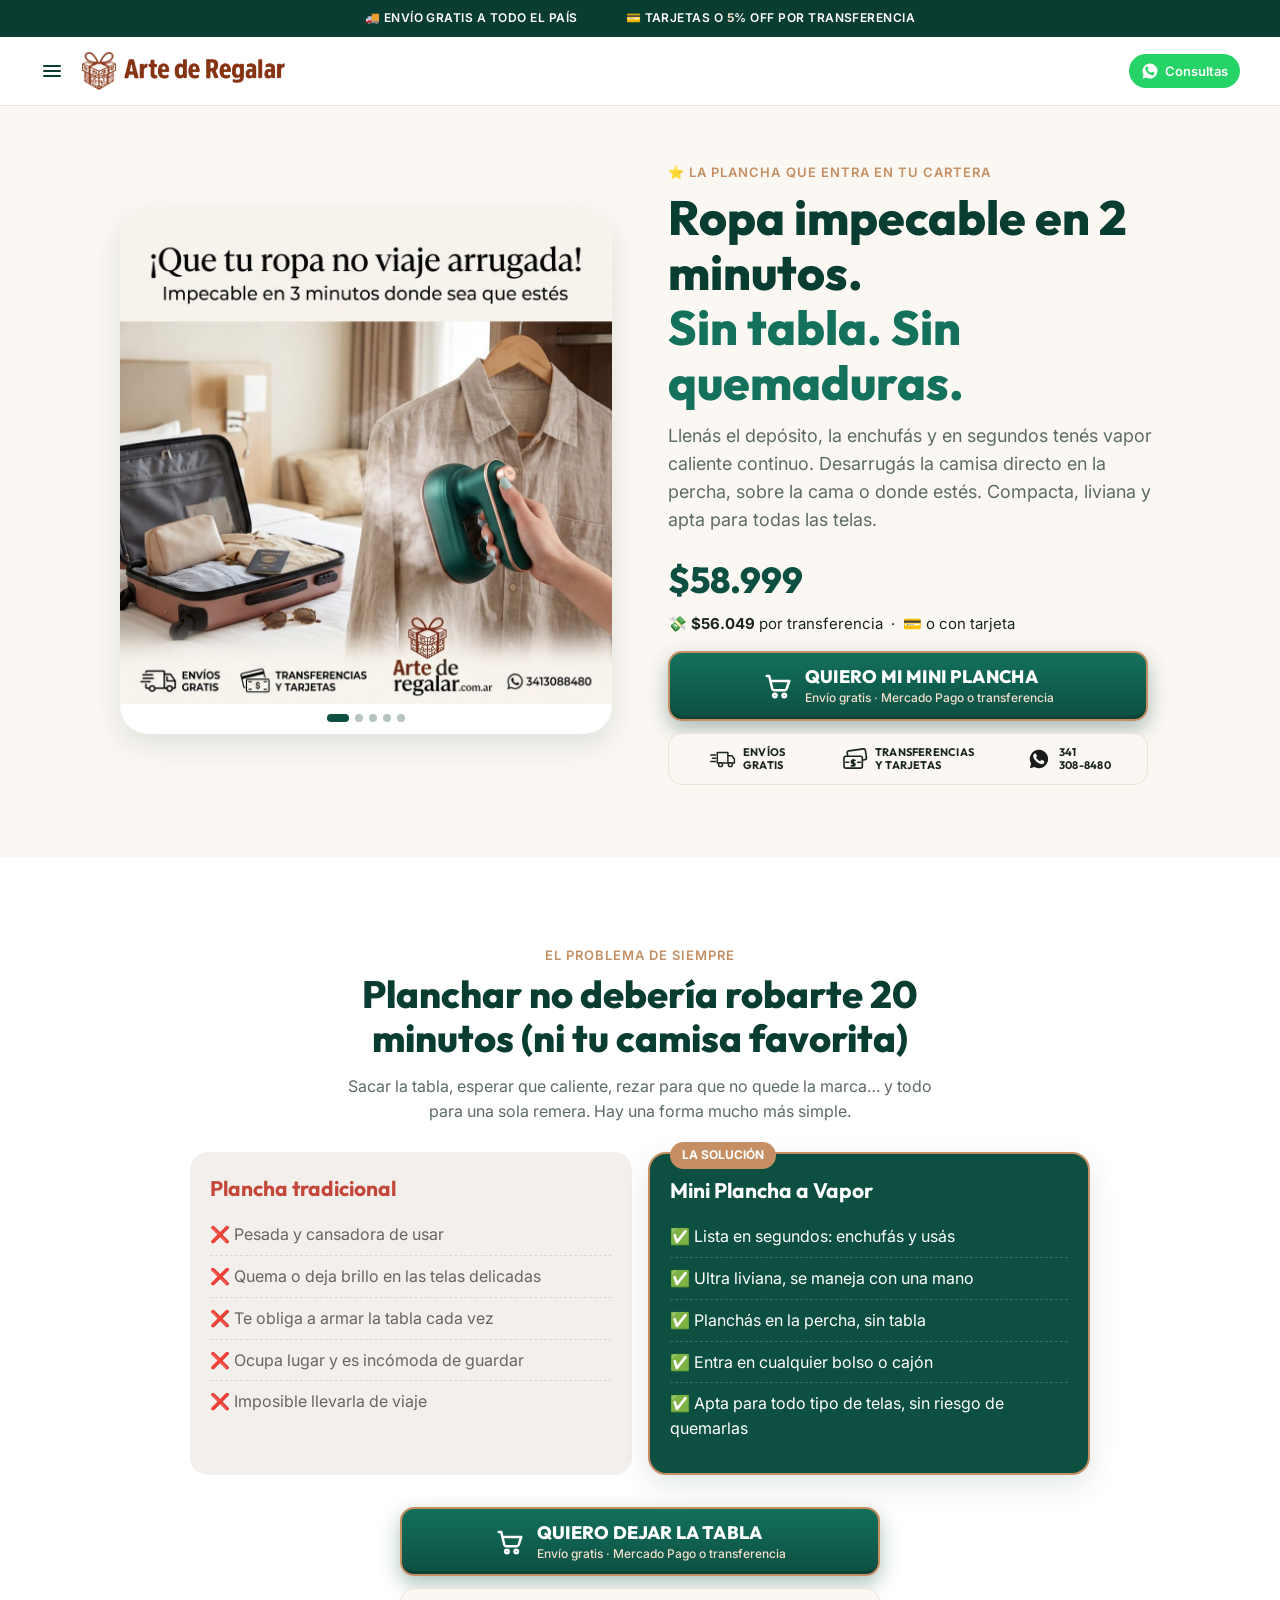
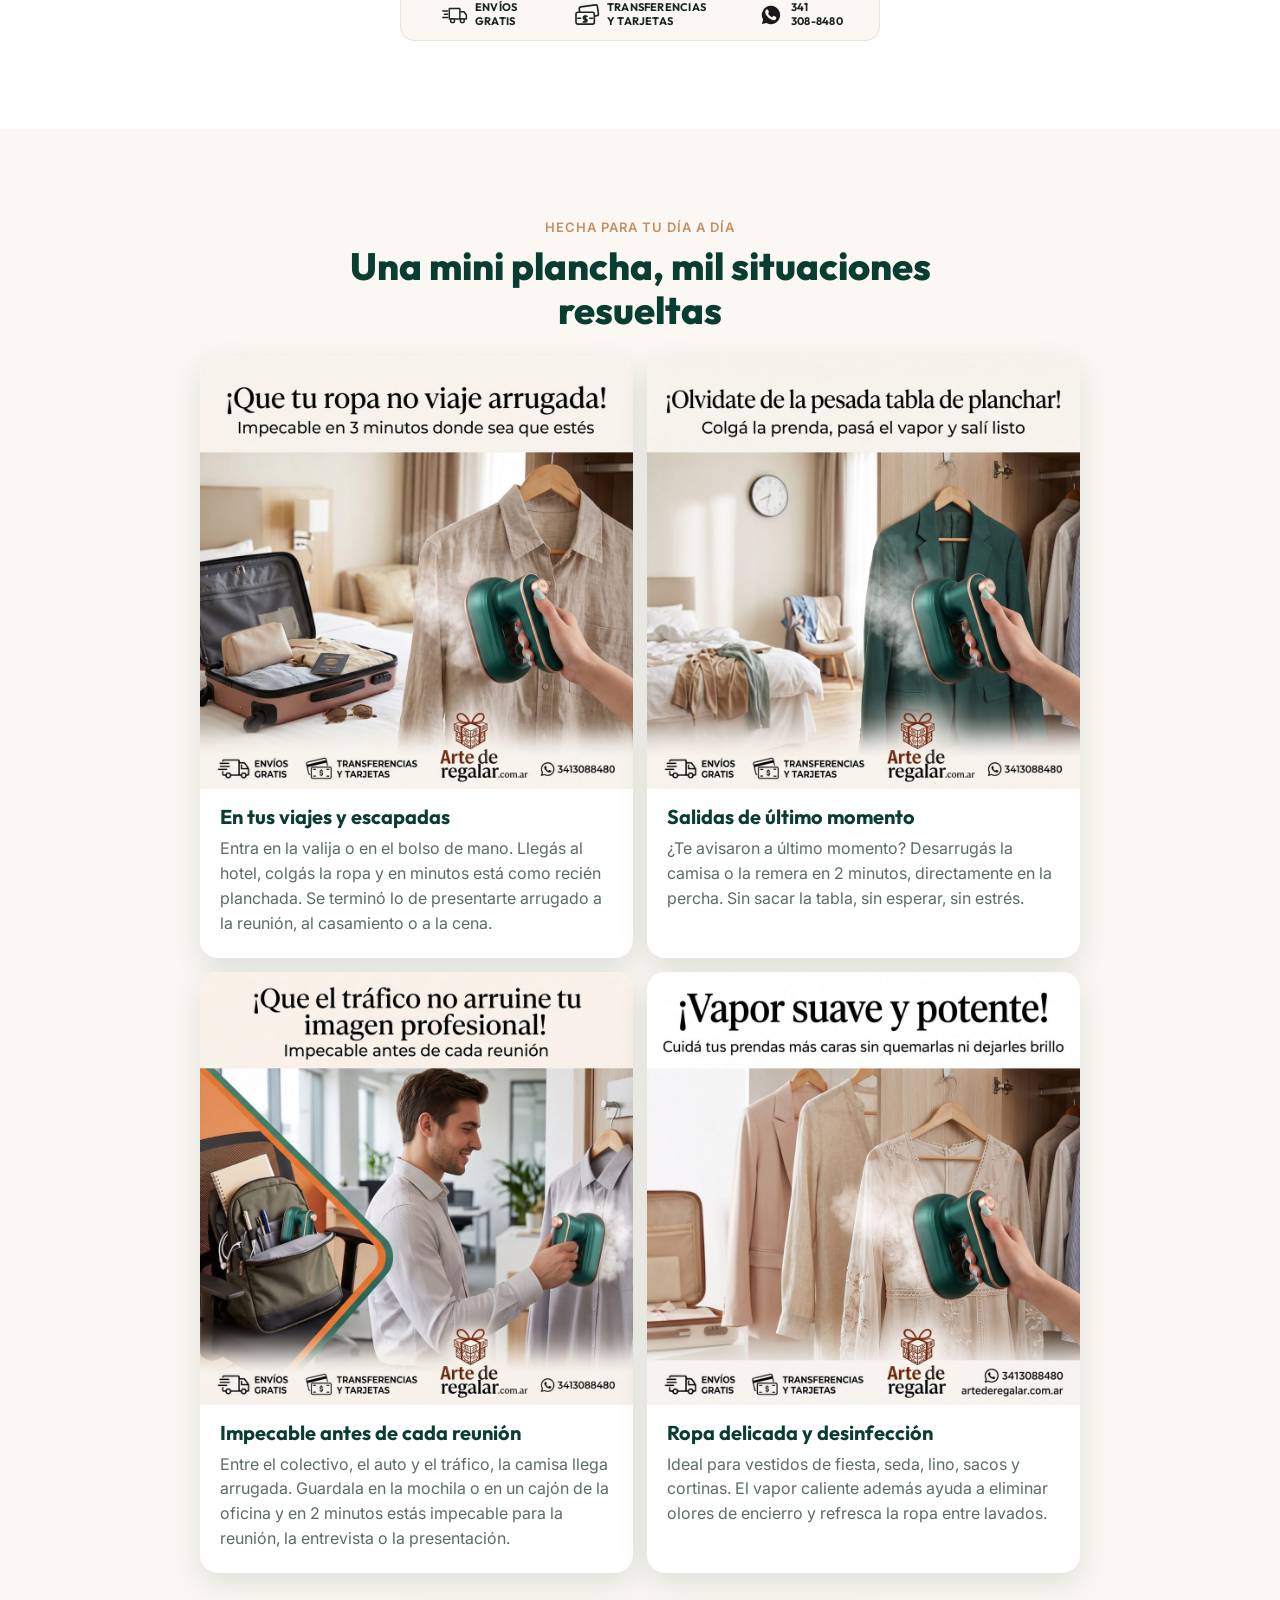
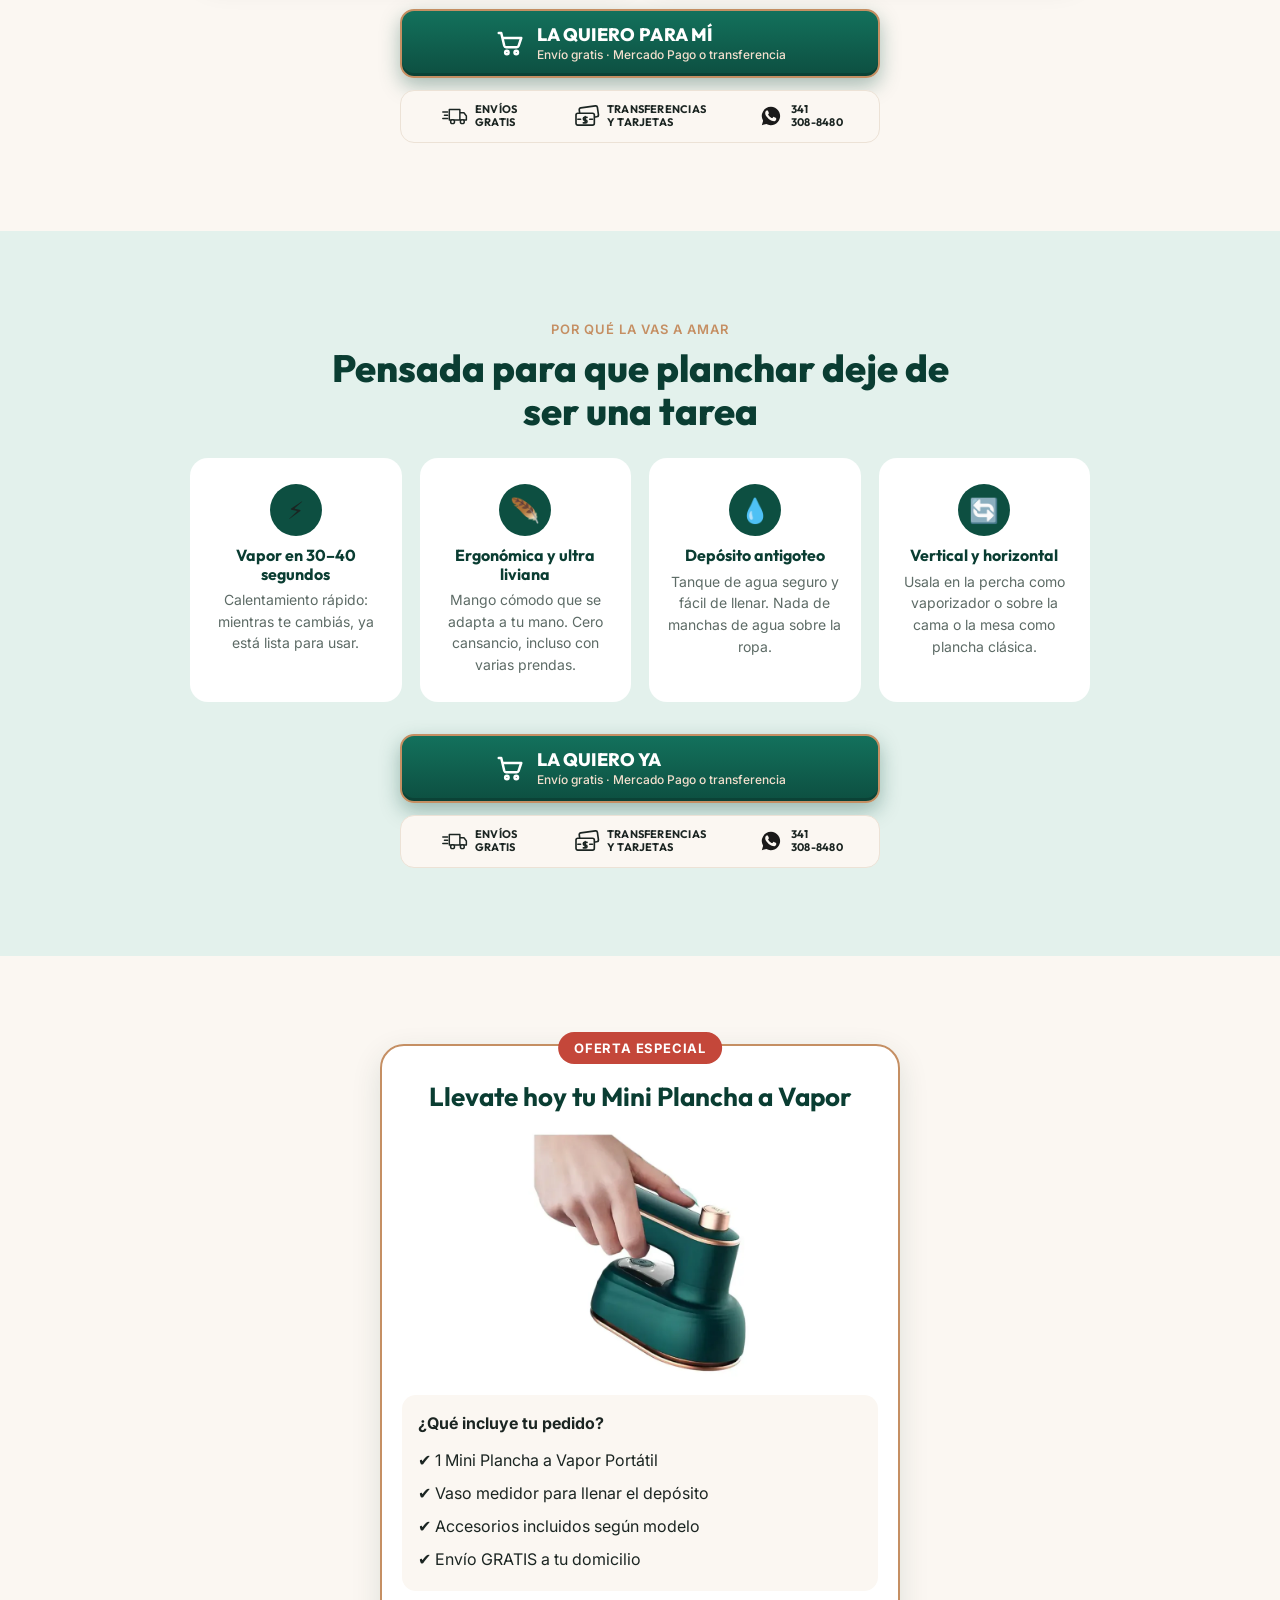
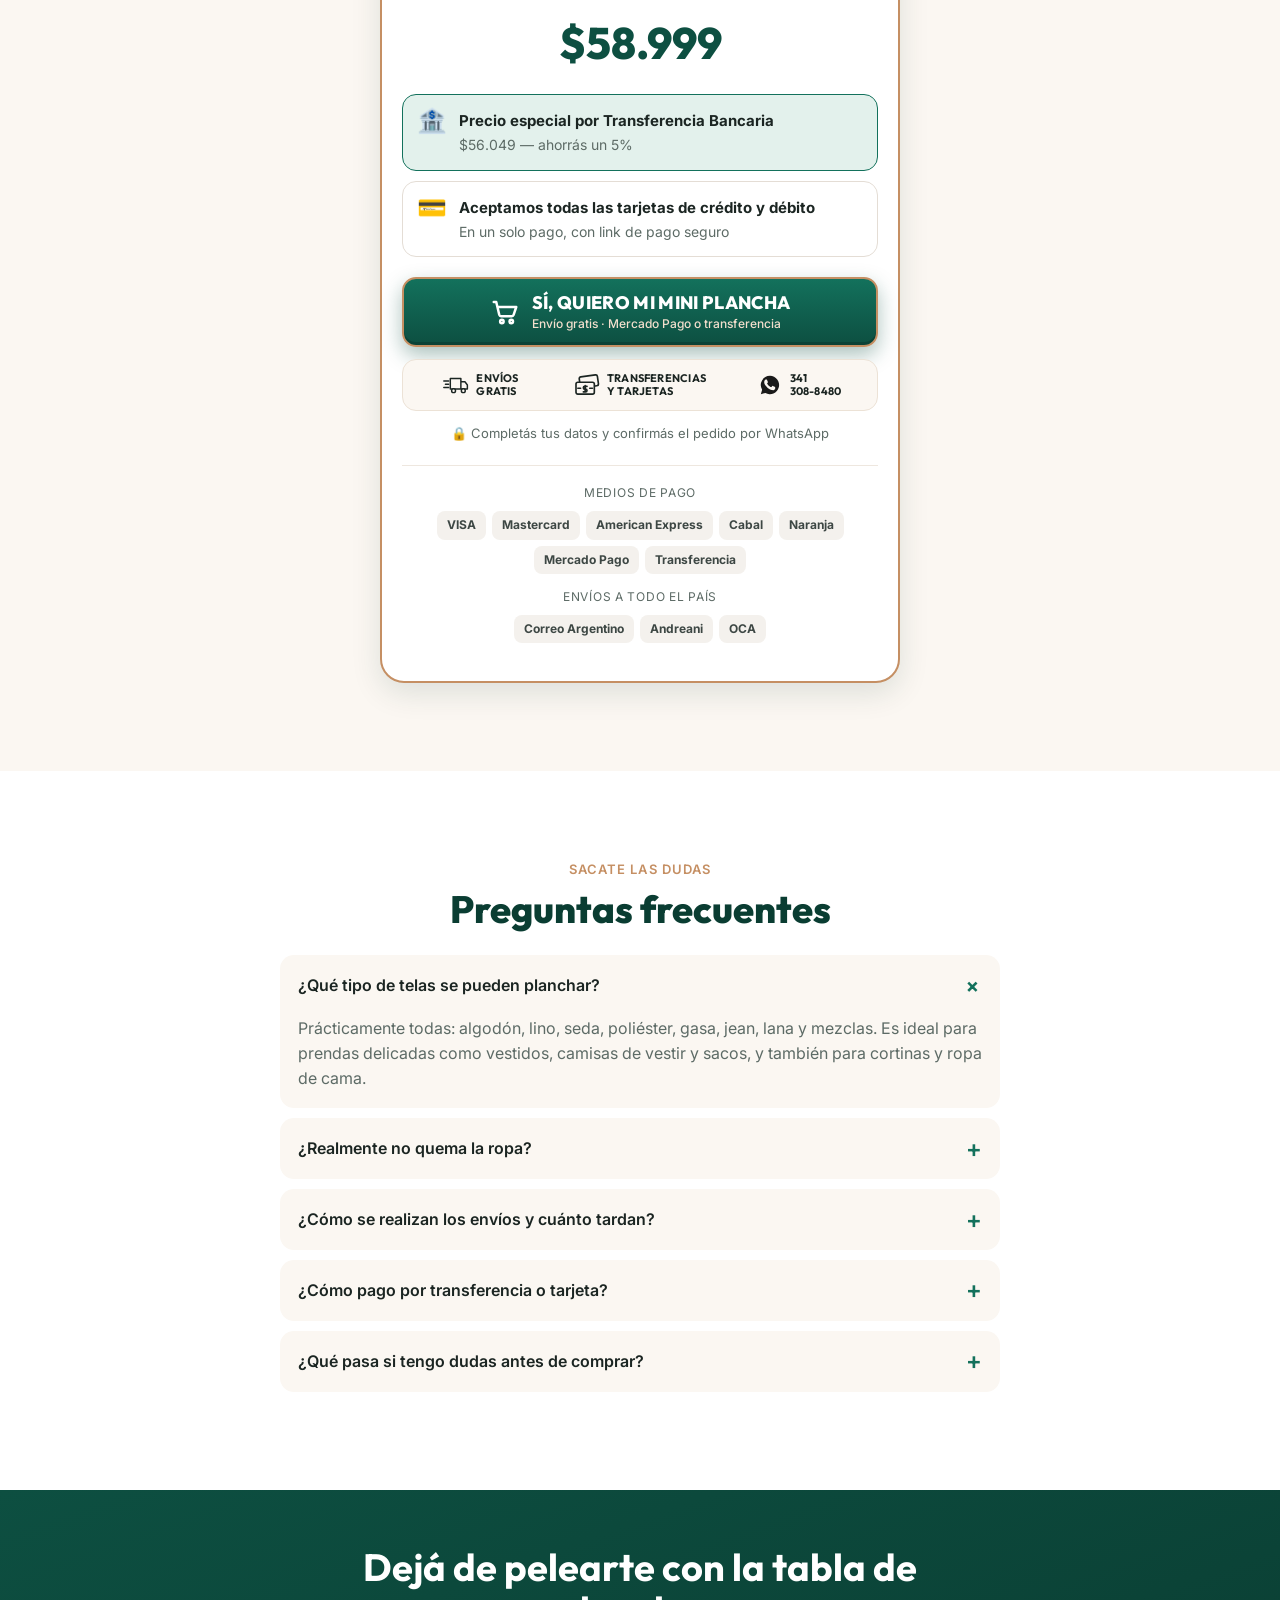
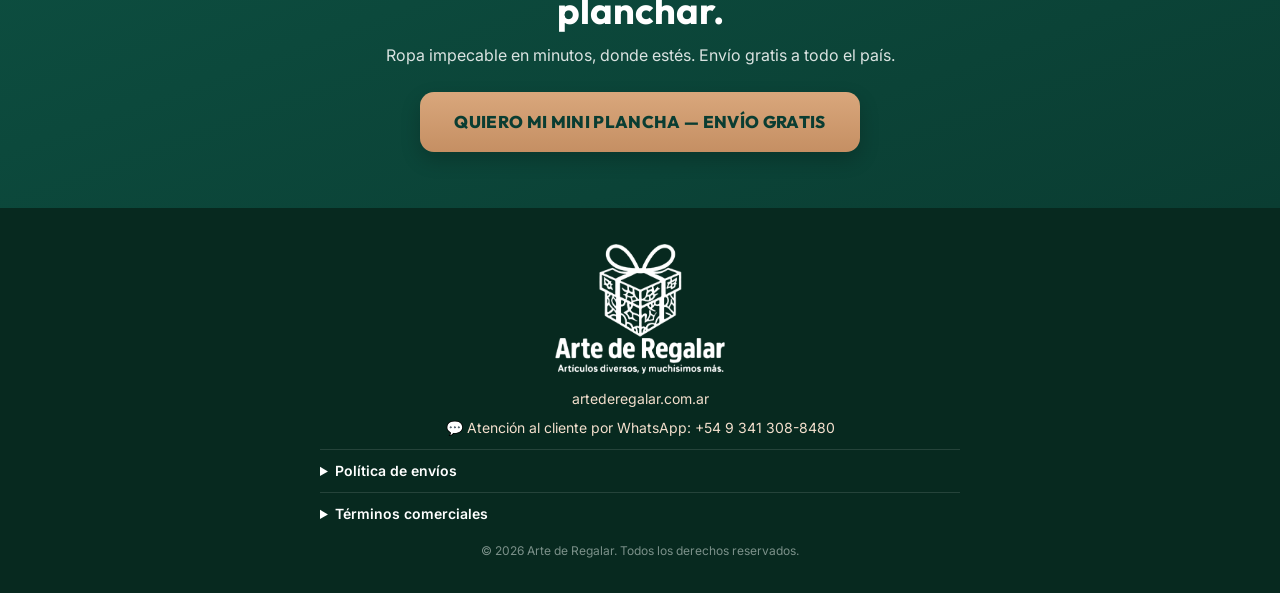
<file: index.html>
<!doctype html>
<html lang="es-AR">
<head>
  <meta charset="utf-8">
  <meta name="viewport" content="width=device-width, initial-scale=1">
  <title>Mini Plancha a Vapor Portátil | Arte de Regalar</title>
  <meta name="description" content="Ropa impecable en 2 minutos, sin tabla y sin quemar la ropa. Mini Plancha a Vapor Portátil con Envío Gratis a todo el país. Pagá con tarjeta o con descuento por transferencia.">
  <meta property="og:title" content="Mini Plancha a Vapor Portátil — Envío Gratis">
  <meta property="og:description" content="Desarrugá tu ropa en la percha, en 2 minutos. Sin tabla, sin quemaduras.">
  <meta property="og:image" content="assets/mini-plancha.png">
  <meta name="theme-color" content="#0d4f41">
  <link rel="icon" type="image/png" href="assets/favicon.png">
  <link rel="preconnect" href="https://fonts.googleapis.com">
  <link rel="preconnect" href="https://fonts.gstatic.com" crossorigin>
  <link href="https://fonts.googleapis.com/css2?family=Outfit:wght@500;700;800&family=Inter:wght@400;500;600&display=swap" rel="stylesheet">
  <link rel="stylesheet" href="styles.css">
</head>
<body id="top">

<!-- ============================================================
  1. TOP BAR
  Visual: franja fija arriba, fondo verde profundo, texto blanco en
  mayúsculas. En mobile rota los dos mensajes (marquee suave).
============================================================= -->
<div class="topbar" role="region" aria-label="Beneficios">
  <div class="topbar__track">
    <span>🚚 ENVÍO GRATIS A TODO EL PAÍS</span>
    <span>💳 TARJETAS O <b data-cfg="descuento">5</b>% OFF POR TRANSFERENCIA</span>
    <span aria-hidden="true">🚚 ENVÍO GRATIS A TODO EL PAÍS</span>
    <span aria-hidden="true">💳 TARJETAS O <b data-cfg="descuento">5</b>% OFF POR TRANSFERENCIA</span>
  </div>
</div>

<header class="nav">
  <button class="nav__menu" type="button" aria-label="Abrir menú" aria-expanded="false" aria-controls="menu">
    <svg viewBox="0 0 24 24" width="24" height="24" aria-hidden="true" fill="none" stroke="currentColor" stroke-width="2" stroke-linecap="round"><path d="M4 7h16M4 12h16M4 17h16"/></svg>
  </button>
  <a class="nav__brand" href="https://artederegalar.com.ar" aria-label="Arte de Regalar">
    <img src="assets/logo-regalo.png" alt="" width="142" height="160">
    <img src="assets/logo-texto.png" alt="Arte de Regalar" width="539" height="80">
  </a>
  <a class="nav__wa" href="https://wa.me/5493413088480" target="_blank" rel="noopener" aria-label="Consultanos por WhatsApp">
    <svg viewBox="0 0 24 24" width="18" height="18" aria-hidden="true"><path fill="currentColor" d="M12 2a10 10 0 0 0-8.6 15.1L2 22l5-1.3A10 10 0 1 0 12 2Zm5.8 14.2c-.2.7-1.4 1.3-2 1.4-.5.1-1.2.1-1.9-.1a17 17 0 0 1-1.8-.7 13.7 13.7 0 0 1-5.2-4.6c-.4-.5-1.2-1.7-1.2-3.2s.8-2.3 1.1-2.6c.3-.3.6-.4.8-.4h.6c.2 0 .4 0 .6.5l.9 2.1c.1.2.1.4 0 .5l-.3.5-.4.5c-.1.1-.3.3-.1.6.2.3.8 1.3 1.7 2.1 1.2 1 2.1 1.4 2.4 1.5.3.1.5.1.6-.1l.9-1.1c.2-.3.4-.2.6-.1l2 1c.3.1.5.2.5.3.1.2.1.8-.1 1.4Z"/></svg>
    <span>Consultas</span>
  </a>
</header>

<!-- Menú lateral desplegable (estilo tiendas Emidica) -->
<div class="drawer" id="menu" aria-hidden="true">
  <div class="drawer__overlay" data-close></div>
  <nav class="drawer__panel" aria-label="Menú">
    <div class="drawer__head">
      <img src="assets/logo.png" alt="Arte de Regalar" width="473" height="360">
      <button class="drawer__close" type="button" aria-label="Cerrar menú" data-close>
        <svg viewBox="0 0 24 24" width="24" height="24" aria-hidden="true" fill="none" stroke="currentColor" stroke-width="2" stroke-linecap="round"><path d="M6 6l12 12M18 6L6 18"/></svg>
      </button>
    </div>
    <p class="drawer__label">Mini Plancha a Vapor</p>
    <ul class="drawer__links">
      <li><a href="#top" data-close>Inicio</a></li>
      <li><a href="#comparativa" data-close>¿Por qué elegirla?</a></li>
      <li><a href="#usos" data-close>Usos</a></li>
      <li><a href="#caracteristicas" data-close>Características</a></li>
      <li><a href="#oferta" data-close>Precio y formas de pago</a></li>
      <li><a href="#preguntas" data-close>Preguntas frecuentes</a></li>
    </ul>
    <p class="drawer__label">Arte de Regalar</p>
    <ul class="drawer__links">
      <li><a href="https://artederegalar.com.ar">Ver toda la tienda</a></li>
      <li><a href="https://wa.me/5493413088480" target="_blank" rel="noopener">Contacto por WhatsApp</a></li>
    </ul>
    <a class="btn btn--primary drawer__buy js-buy" href="#">COMPRAR MINI PLANCHA</a>
    <p class="drawer__foot">🚚 Envío gratis a todo el país</p>
  </nav>
</div>

<main>

<!-- ============================================================
  2. HERO
  Visual: galería deslizable con las piezas de la marca (viaje, sin
  tabla, prendas delicadas) + foto del producto. Debajo: H1 + H2 +
  precio + botón de compra con la franja de beneficios de las piezas
  (Envíos gratis · Transferencias y tarjetas · WhatsApp). El botón
  lleva a la página del producto en la tienda (checkoutUrl en config.js).
============================================================= -->
<section class="hero">
  <div class="hero__media gallery">
    <div class="gallery__track" tabindex="0" aria-label="Fotos del producto">
      <img src="assets/viaje.jpg" alt="¡Que tu ropa no viaje arrugada! Mini plancha desarrugando una camisa de lino en un hotel" width="1000" height="1000" fetchpriority="high">
      <img src="assets/trabajo.jpg" alt="¡Que el tráfico no arruine tu imagen profesional! Hombre desarrugando su camisa en la oficina con la mini plancha" width="1000" height="1000" loading="lazy">
      <img src="assets/sin-tabla.jpg" alt="¡Olvidate de la pesada tabla de planchar! Mini plancha sobre un saco colgado en percha" width="1000" height="1000" loading="lazy">
      <img src="assets/prendas-delicadas.jpg" alt="¡Vapor suave y potente! Mini plancha sobre un vestido de encaje" width="1000" height="1000" loading="lazy">
      <img src="assets/mini-plancha.png" alt="Mini Plancha a Vapor Portátil color verde con detalles dorados" width="640" height="640" loading="lazy">
    </div>
    <div class="gallery__dots" aria-hidden="true"></div>
  </div>

  <div class="hero__copy">
    <p class="eyebrow">⭐ La plancha que entra en tu cartera</p>
    <h1>Ropa impecable en 2 minutos. <span>Sin tabla. Sin quemaduras.</span></h1>
    <h2>Llenás el depósito, la enchufás y en segundos tenés vapor caliente continuo. Desarrugás la camisa directo en la percha, sobre la cama o donde estés. Compacta, liviana y apta para todas las telas.</h2>

    <div class="price">
      <div class="price__row">
        <span class="price__old" hidden data-cfg="precioAnterior">$59.999</span>
        <span class="price__now" data-cfg="precio">$58.999</span>
      </div>
      <p class="price__alt">💸 <b data-cfg="precioTransferencia">$56.049</b> por transferencia &nbsp;·&nbsp; 💳 o con tarjeta</p>
    </div>

    <div class="buybox">
      <a class="btn btn--buy js-buy" href="#">
        <svg viewBox="0 0 24 24" aria-hidden="true" fill="none" stroke="currentColor" stroke-width="2" stroke-linecap="round" stroke-linejoin="round"><path d="M3 4h2l2.4 10.2a1.5 1.5 0 0 0 1.5 1.1h8.6a1.5 1.5 0 0 0 1.4-1l2.1-6.3H6.2"/><circle cx="9.5" cy="19.5" r="1.4"/><circle cx="17" cy="19.5" r="1.4"/></svg>
        <span>QUIERO MI MINI PLANCHA<small>Envío gratis · Mercado Pago o transferencia</small></span>
      </a>
      <ul class="perks">
        <li><svg viewBox="0 0 32 24" aria-hidden="true" fill="none" stroke="currentColor" stroke-width="1.8" stroke-linejoin="round"><path d="M9 4h13v13H9zM22 8h5l3 4v5h-8"/><circle cx="13" cy="19" r="2.4" fill="var(--cream)"/><circle cx="25" cy="19" r="2.4" fill="var(--cream)"/><path d="M1 7h6M3 11h4M1 15h6" stroke-linecap="round"/></svg><span>ENVÍOS<br>GRATIS</span></li>
        <li><svg viewBox="0 0 28 24" aria-hidden="true" fill="none" stroke="currentColor" stroke-width="1.8" stroke-linejoin="round"><rect x="6" y="2" width="20" height="12" rx="2" transform="rotate(-8 16 8)"/><rect x="2" y="9" width="20" height="13" rx="2" fill="var(--cream)"/><path d="M12 12.5v7M14 13.5h-2.5a1.5 1.5 0 0 0 0 3h1a1.5 1.5 0 0 1 0 3H10" stroke-linecap="round"/><path d="M4 15.5h3M17 15.5h3" stroke-linecap="round"/></svg><span>TRANSFERENCIAS<br>Y TARJETAS</span></li>
        <li><svg viewBox="0 0 24 24" aria-hidden="true"><path fill="currentColor" d="M12 2a10 10 0 0 0-8.6 15.1L2 22l5-1.3A10 10 0 1 0 12 2Zm5.8 14.2c-.2.7-1.4 1.3-2 1.4-.5.1-1.2.1-1.9-.1a17 17 0 0 1-1.8-.7 13.7 13.7 0 0 1-5.2-4.6c-.4-.5-1.2-1.7-1.2-3.2s.8-2.3 1.1-2.6c.3-.3.6-.4.8-.4h.6c.2 0 .4 0 .6.5l.9 2.1c.1.2.1.4 0 .5l-.3.5-.4.5c-.1.1-.3.3-.1.6.2.3.8 1.3 1.7 2.1 1.2 1 2.1 1.4 2.4 1.5.3.1.5.1.6-.1l.9-1.1c.2-.3.4-.2.6-.1l2 1c.3.1.5.2.5.3.1.2.1.8-.1 1.4Z"/></svg><span>341<br>308-8480</span></li>
      </ul>
    </div>
  </div>
</section>

<!-- ============================================================
  3. DOLOR vs. SOLUCIÓN
  Visual: dos tarjetas lado a lado (apiladas en mobile). Izquierda
  gris/apagada con ❌; derecha verde con ✅ y borde dorado. Foto
  sugerida izquierda: tabla de planchar desordenada; derecha: mano
  sosteniendo la mini plancha frente a una camisa en percha.
============================================================= -->
<section class="section vs" id="comparativa">
  <p class="eyebrow center">El problema de siempre</p>
  <h3 class="section__title">Planchar no debería robarte 20 minutos (ni tu camisa favorita)</h3>
  <p class="section__lead">Sacar la tabla, esperar que caliente, rezar para que no quede la marca… y todo para una sola remera. Hay una forma mucho más simple.</p>

  <div class="vs__grid">
    <article class="vs__card vs__card--bad">
      <h4>Plancha tradicional</h4>
      <ul>
        <li>❌ Pesada y cansadora de usar</li>
        <li>❌ Quema o deja brillo en las telas delicadas</li>
        <li>❌ Te obliga a armar la tabla cada vez</li>
        <li>❌ Ocupa lugar y es incómoda de guardar</li>
        <li>❌ Imposible llevarla de viaje</li>
      </ul>
    </article>
    <article class="vs__card vs__card--good">
      <span class="vs__tag">La solución</span>
      <h4>Mini Plancha a Vapor</h4>
      <ul>
        <li>✅ Lista en segundos: enchufás y usás</li>
        <li>✅ Ultra liviana, se maneja con una mano</li>
        <li>✅ Planchás en la percha, sin tabla</li>
        <li>✅ Entra en cualquier bolso o cajón</li>
        <li>✅ Apta para todo tipo de telas, sin riesgo de quemarlas</li>
      </ul>
    </article>
  </div>
  <div class="section__cta">
    <div class="buybox buybox--center">
      <a class="btn btn--buy js-buy" href="#">
        <svg viewBox="0 0 24 24" aria-hidden="true" fill="none" stroke="currentColor" stroke-width="2" stroke-linecap="round" stroke-linejoin="round"><path d="M3 4h2l2.4 10.2a1.5 1.5 0 0 0 1.5 1.1h8.6a1.5 1.5 0 0 0 1.4-1l2.1-6.3H6.2"/><circle cx="9.5" cy="19.5" r="1.4"/><circle cx="17" cy="19.5" r="1.4"/></svg>
        <span>QUIERO DEJAR LA TABLA<small>Envío gratis · Mercado Pago o transferencia</small></span>
      </a>
      <ul class="perks">
        <li><svg viewBox="0 0 32 24" aria-hidden="true" fill="none" stroke="currentColor" stroke-width="1.8" stroke-linejoin="round"><path d="M9 4h13v13H9zM22 8h5l3 4v5h-8"/><circle cx="13" cy="19" r="2.4" fill="var(--cream)"/><circle cx="25" cy="19" r="2.4" fill="var(--cream)"/><path d="M1 7h6M3 11h4M1 15h6" stroke-linecap="round"/></svg><span>ENVÍOS<br>GRATIS</span></li>
        <li><svg viewBox="0 0 28 24" aria-hidden="true" fill="none" stroke="currentColor" stroke-width="1.8" stroke-linejoin="round"><rect x="6" y="2" width="20" height="12" rx="2" transform="rotate(-8 16 8)"/><rect x="2" y="9" width="20" height="13" rx="2" fill="var(--cream)"/><path d="M12 12.5v7M14 13.5h-2.5a1.5 1.5 0 0 0 0 3h1a1.5 1.5 0 0 1 0 3H10" stroke-linecap="round"/><path d="M4 15.5h3M17 15.5h3" stroke-linecap="round"/></svg><span>TRANSFERENCIAS<br>Y TARJETAS</span></li>
        <li><svg viewBox="0 0 24 24" aria-hidden="true"><path fill="currentColor" d="M12 2a10 10 0 0 0-8.6 15.1L2 22l5-1.3A10 10 0 1 0 12 2Zm5.8 14.2c-.2.7-1.4 1.3-2 1.4-.5.1-1.2.1-1.9-.1a17 17 0 0 1-1.8-.7 13.7 13.7 0 0 1-5.2-4.6c-.4-.5-1.2-1.7-1.2-3.2s.8-2.3 1.1-2.6c.3-.3.6-.4.8-.4h.6c.2 0 .4 0 .6.5l.9 2.1c.1.2.1.4 0 .5l-.3.5-.4.5c-.1.1-.3.3-.1.6.2.3.8 1.3 1.7 2.1 1.2 1 2.1 1.4 2.4 1.5.3.1.5.1.6-.1l.9-1.1c.2-.3.4-.2.6-.1l2 1c.3.1.5.2.5.3.1.2.1.8-.1 1.4Z"/></svg><span>341<br>308-8480</span></li>
      </ul>
    </div>
  </div>
</section>

<!-- ============================================================
  4. ESCENARIOS / CASOS DE USO
  Visual: 3 tarjetas con foto lifestyle arriba (o ícono grande si no
  hay foto). En mobile: carrusel horizontal con scroll-snap.
  Fotos sugeridas: 1) valija abierta con la plancha adentro;
  2) persona apurada desarrugando camisa en percha; 3) vestido de
  fiesta / cortina de lino recibiendo vapor.
============================================================= -->
<section class="section uses" id="usos">
  <p class="eyebrow center">Hecha para tu día a día</p>
  <h3 class="section__title">Una mini plancha, mil situaciones resueltas</h3>

  <div class="uses__grid">
    <article class="use">
      <img class="use__img" src="assets/viaje.jpg" alt="Mini plancha en un viaje" width="1000" height="1000" loading="lazy">
      <h4>En tus viajes y escapadas</h4>
      <p>Entra en la valija o en el bolso de mano. Llegás al hotel, colgás la ropa y en minutos está como recién planchada. Se terminó lo de presentarte arrugado a la reunión, al casamiento o a la cena.</p>
    </article>
    <article class="use">
      <img class="use__img" src="assets/sin-tabla.jpg" alt="Mini plancha sobre un saco en percha" width="1000" height="1000" loading="lazy">
      <h4>Salidas de último momento</h4>
      <p>¿Te avisaron a último momento? Desarrugás la camisa o la remera en 2 minutos, directamente en la percha. Sin sacar la tabla, sin esperar, sin estrés.</p>
    </article>
    <article class="use">
      <img class="use__img" src="assets/trabajo.jpg" alt="Mini plancha en la oficina, guardada en la mochila" width="1000" height="1000" loading="lazy">
      <h4>Impecable antes de cada reunión</h4>
      <p>Entre el colectivo, el auto y el tráfico, la camisa llega arrugada. Guardala en la mochila o en un cajón de la oficina y en 2 minutos estás impecable para la reunión, la entrevista o la presentación.</p>
    </article>
    <article class="use">
      <img class="use__img" src="assets/prendas-delicadas.jpg" alt="Mini plancha sobre un vestido delicado" width="1000" height="1000" loading="lazy">
      <h4>Ropa delicada y desinfección</h4>
      <p>Ideal para vestidos de fiesta, seda, lino, sacos y cortinas. El vapor caliente además ayuda a eliminar olores de encierro y refresca la ropa entre lavados.</p>
    </article>
  </div>

  <div class="buybox buybox--center">
      <a class="btn btn--buy js-buy" href="#">
        <svg viewBox="0 0 24 24" aria-hidden="true" fill="none" stroke="currentColor" stroke-width="2" stroke-linecap="round" stroke-linejoin="round"><path d="M3 4h2l2.4 10.2a1.5 1.5 0 0 0 1.5 1.1h8.6a1.5 1.5 0 0 0 1.4-1l2.1-6.3H6.2"/><circle cx="9.5" cy="19.5" r="1.4"/><circle cx="17" cy="19.5" r="1.4"/></svg>
        <span>LA QUIERO PARA MÍ<small>Envío gratis · Mercado Pago o transferencia</small></span>
      </a>
      <ul class="perks">
        <li><svg viewBox="0 0 32 24" aria-hidden="true" fill="none" stroke="currentColor" stroke-width="1.8" stroke-linejoin="round"><path d="M9 4h13v13H9zM22 8h5l3 4v5h-8"/><circle cx="13" cy="19" r="2.4" fill="var(--cream)"/><circle cx="25" cy="19" r="2.4" fill="var(--cream)"/><path d="M1 7h6M3 11h4M1 15h6" stroke-linecap="round"/></svg><span>ENVÍOS<br>GRATIS</span></li>
        <li><svg viewBox="0 0 28 24" aria-hidden="true" fill="none" stroke="currentColor" stroke-width="1.8" stroke-linejoin="round"><rect x="6" y="2" width="20" height="12" rx="2" transform="rotate(-8 16 8)"/><rect x="2" y="9" width="20" height="13" rx="2" fill="var(--cream)"/><path d="M12 12.5v7M14 13.5h-2.5a1.5 1.5 0 0 0 0 3h1a1.5 1.5 0 0 1 0 3H10" stroke-linecap="round"/><path d="M4 15.5h3M17 15.5h3" stroke-linecap="round"/></svg><span>TRANSFERENCIAS<br>Y TARJETAS</span></li>
        <li><svg viewBox="0 0 24 24" aria-hidden="true"><path fill="currentColor" d="M12 2a10 10 0 0 0-8.6 15.1L2 22l5-1.3A10 10 0 1 0 12 2Zm5.8 14.2c-.2.7-1.4 1.3-2 1.4-.5.1-1.2.1-1.9-.1a17 17 0 0 1-1.8-.7 13.7 13.7 0 0 1-5.2-4.6c-.4-.5-1.2-1.7-1.2-3.2s.8-2.3 1.1-2.6c.3-.3.6-.4.8-.4h.6c.2 0 .4 0 .6.5l.9 2.1c.1.2.1.4 0 .5l-.3.5-.4.5c-.1.1-.3.3-.1.6.2.3.8 1.3 1.7 2.1 1.2 1 2.1 1.4 2.4 1.5.3.1.5.1.6-.1l.9-1.1c.2-.3.4-.2.6-.1l2 1c.3.1.5.2.5.3.1.2.1.8-.1 1.4Z"/></svg><span>341<br>308-8480</span></li>
      </ul>
    </div>
</section>

<!-- ============================================================
  5. CARACTERÍSTICAS → BENEFICIOS
  Visual: imagen del producto al centro y 4 bloques con ícono
  circular verde. En mobile: imagen arriba y grilla 2x2.
  GIF sugerido: giro de la plancha de vertical a horizontal.
============================================================= -->
<section class="section features" id="caracteristicas">
  <p class="eyebrow center">Por qué la vas a amar</p>
  <h3 class="section__title">Pensada para que planchar deje de ser una tarea</h3>

  <div class="features__grid">
    <article class="feature">
      <div class="feature__icon" aria-hidden="true">⚡</div>
      <h4>Vapor en 30–40 segundos</h4>
      <p>Calentamiento rápido: mientras te cambiás, ya está lista para usar.</p>
    </article>
    <article class="feature">
      <div class="feature__icon" aria-hidden="true">🪶</div>
      <h4>Ergonómica y ultra liviana</h4>
      <p>Mango cómodo que se adapta a tu mano. Cero cansancio, incluso con varias prendas.</p>
    </article>
    <article class="feature">
      <div class="feature__icon" aria-hidden="true">💧</div>
      <h4>Depósito antigoteo</h4>
      <p>Tanque de agua seguro y fácil de llenar. Nada de manchas de agua sobre la ropa.</p>
    </article>
    <article class="feature">
      <div class="feature__icon" aria-hidden="true">🔄</div>
      <h4>Vertical y horizontal</h4>
      <p>Usala en la percha como vaporizador o sobre la cama o la mesa como plancha clásica.</p>
    </article>
  </div>
  <div class="section__cta">
    <div class="buybox buybox--center">
      <a class="btn btn--buy js-buy" href="#">
        <svg viewBox="0 0 24 24" aria-hidden="true" fill="none" stroke="currentColor" stroke-width="2" stroke-linecap="round" stroke-linejoin="round"><path d="M3 4h2l2.4 10.2a1.5 1.5 0 0 0 1.5 1.1h8.6a1.5 1.5 0 0 0 1.4-1l2.1-6.3H6.2"/><circle cx="9.5" cy="19.5" r="1.4"/><circle cx="17" cy="19.5" r="1.4"/></svg>
        <span>LA QUIERO YA<small>Envío gratis · Mercado Pago o transferencia</small></span>
      </a>
      <ul class="perks">
        <li><svg viewBox="0 0 32 24" aria-hidden="true" fill="none" stroke="currentColor" stroke-width="1.8" stroke-linejoin="round"><path d="M9 4h13v13H9zM22 8h5l3 4v5h-8"/><circle cx="13" cy="19" r="2.4" fill="var(--cream)"/><circle cx="25" cy="19" r="2.4" fill="var(--cream)"/><path d="M1 7h6M3 11h4M1 15h6" stroke-linecap="round"/></svg><span>ENVÍOS<br>GRATIS</span></li>
        <li><svg viewBox="0 0 28 24" aria-hidden="true" fill="none" stroke="currentColor" stroke-width="1.8" stroke-linejoin="round"><rect x="6" y="2" width="20" height="12" rx="2" transform="rotate(-8 16 8)"/><rect x="2" y="9" width="20" height="13" rx="2" fill="var(--cream)"/><path d="M12 12.5v7M14 13.5h-2.5a1.5 1.5 0 0 0 0 3h1a1.5 1.5 0 0 1 0 3H10" stroke-linecap="round"/><path d="M4 15.5h3M17 15.5h3" stroke-linecap="round"/></svg><span>TRANSFERENCIAS<br>Y TARJETAS</span></li>
        <li><svg viewBox="0 0 24 24" aria-hidden="true"><path fill="currentColor" d="M12 2a10 10 0 0 0-8.6 15.1L2 22l5-1.3A10 10 0 1 0 12 2Zm5.8 14.2c-.2.7-1.4 1.3-2 1.4-.5.1-1.2.1-1.9-.1a17 17 0 0 1-1.8-.7 13.7 13.7 0 0 1-5.2-4.6c-.4-.5-1.2-1.7-1.2-3.2s.8-2.3 1.1-2.6c.3-.3.6-.4.8-.4h.6c.2 0 .4 0 .6.5l.9 2.1c.1.2.1.4 0 .5l-.3.5-.4.5c-.1.1-.3.3-.1.6.2.3.8 1.3 1.7 2.1 1.2 1 2.1 1.4 2.4 1.5.3.1.5.1.6-.1l.9-1.1c.2-.3.4-.2.6-.1l2 1c.3.1.5.2.5.3.1.2.1.8-.1 1.4Z"/></svg><span>341<br>308-8480</span></li>
      </ul>
    </div>
  </div>
</section>

<!-- ============================================================
  6. OFERTA + MEDIOS DE PAGO
  Visual: tarjeta destacada con borde dorado y fondo verde suave,
  "¿Qué incluye?" con checks, precio grande, CTA pulsante y
  logos de medios de pago + transporte debajo (reemplazar las
  etiquetas de texto por los logos oficiales en SVG).
============================================================= -->
<section class="section offer" id="oferta">
  <div class="offer__card">
    <span class="offer__ribbon">OFERTA ESPECIAL</span>
    <h3>Llevate hoy tu Mini Plancha a Vapor</h3>
    <img src="assets/mini-plancha.png" alt="Mini Plancha a Vapor Portátil" width="640" height="640" loading="lazy">

    <div class="offer__includes">
      <p><b>¿Qué incluye tu pedido?</b></p>
      <ul>
        <li>✔️ 1 Mini Plancha a Vapor Portátil</li>
        <li>✔️ Vaso medidor para llenar el depósito</li>
        <li>✔️ Accesorios incluidos según modelo</li>
        <li>✔️ Envío GRATIS a tu domicilio</li>
      </ul>
    </div>

    <div class="price price--big">
      <div class="price__row">
        <span class="price__old" hidden data-cfg="precioAnterior">$59.999</span>
        <span class="price__now" data-cfg="precio">$58.999</span>
      </div>
    </div>

    <div class="pay">
      <div class="pay__opt pay__opt--hl">
        <span class="pay__ico">🏦</span>
        <div>
          <b>Precio especial por Transferencia Bancaria</b>
          <p><span data-cfg="precioTransferencia">$56.049</span> — ahorrás un <span data-cfg="descuento">5</span>%</p>
        </div>
      </div>
      <div class="pay__opt">
        <span class="pay__ico">💳</span>
        <div>
          <b>Aceptamos todas las tarjetas de crédito y débito</b>
          <p>En un solo pago, con link de pago seguro</p>
        </div>
      </div>
    </div>

    <div class="buybox buybox--pulse">
      <a class="btn btn--buy js-buy" href="#">
        <svg viewBox="0 0 24 24" aria-hidden="true" fill="none" stroke="currentColor" stroke-width="2" stroke-linecap="round" stroke-linejoin="round"><path d="M3 4h2l2.4 10.2a1.5 1.5 0 0 0 1.5 1.1h8.6a1.5 1.5 0 0 0 1.4-1l2.1-6.3H6.2"/><circle cx="9.5" cy="19.5" r="1.4"/><circle cx="17" cy="19.5" r="1.4"/></svg>
        <span>SÍ, QUIERO MI MINI PLANCHA<small>Envío gratis · Mercado Pago o transferencia</small></span>
      </a>
      <ul class="perks">
        <li><svg viewBox="0 0 32 24" aria-hidden="true" fill="none" stroke="currentColor" stroke-width="1.8" stroke-linejoin="round"><path d="M9 4h13v13H9zM22 8h5l3 4v5h-8"/><circle cx="13" cy="19" r="2.4" fill="var(--cream)"/><circle cx="25" cy="19" r="2.4" fill="var(--cream)"/><path d="M1 7h6M3 11h4M1 15h6" stroke-linecap="round"/></svg><span>ENVÍOS<br>GRATIS</span></li>
        <li><svg viewBox="0 0 28 24" aria-hidden="true" fill="none" stroke="currentColor" stroke-width="1.8" stroke-linejoin="round"><rect x="6" y="2" width="20" height="12" rx="2" transform="rotate(-8 16 8)"/><rect x="2" y="9" width="20" height="13" rx="2" fill="var(--cream)"/><path d="M12 12.5v7M14 13.5h-2.5a1.5 1.5 0 0 0 0 3h1a1.5 1.5 0 0 1 0 3H10" stroke-linecap="round"/><path d="M4 15.5h3M17 15.5h3" stroke-linecap="round"/></svg><span>TRANSFERENCIAS<br>Y TARJETAS</span></li>
        <li><svg viewBox="0 0 24 24" aria-hidden="true"><path fill="currentColor" d="M12 2a10 10 0 0 0-8.6 15.1L2 22l5-1.3A10 10 0 1 0 12 2Zm5.8 14.2c-.2.7-1.4 1.3-2 1.4-.5.1-1.2.1-1.9-.1a17 17 0 0 1-1.8-.7 13.7 13.7 0 0 1-5.2-4.6c-.4-.5-1.2-1.7-1.2-3.2s.8-2.3 1.1-2.6c.3-.3.6-.4.8-.4h.6c.2 0 .4 0 .6.5l.9 2.1c.1.2.1.4 0 .5l-.3.5-.4.5c-.1.1-.3.3-.1.6.2.3.8 1.3 1.7 2.1 1.2 1 2.1 1.4 2.4 1.5.3.1.5.1.6-.1l.9-1.1c.2-.3.4-.2.6-.1l2 1c.3.1.5.2.5.3.1.2.1.8-.1 1.4Z"/></svg><span>341<br>308-8480</span></li>
      </ul>
    </div>
    <p class="offer__micro">🔒 Completás tus datos y confirmás el pedido por WhatsApp</p>

    <div class="logos">
      <p>Medios de pago</p>
      <ul>
        <li>VISA</li><li>Mastercard</li><li>American Express</li><li>Cabal</li><li>Naranja</li><li>Mercado Pago</li><li>Transferencia</li>
      </ul>
      <p>Envíos a todo el país</p>
      <ul>
        <li>Correo Argentino</li><li>Andreani</li><li>OCA</li>
      </ul>
    </div>
  </div>
</section>

<!-- ============================================================
  7. FAQ
  Visual: acordeón limpio, una pregunta abierta a la vez. Al final,
  caja verde con botón de WhatsApp.
============================================================= -->
<section class="section faq" id="preguntas">
  <p class="eyebrow center">Sacate las dudas</p>
  <h3 class="section__title">Preguntas frecuentes</h3>

  <div class="faq__list">
    <details open>
      <summary>¿Qué tipo de telas se pueden planchar?</summary>
      <p>Prácticamente todas: algodón, lino, seda, poliéster, gasa, jean, lana y mezclas. Es ideal para prendas delicadas como vestidos, camisas de vestir y sacos, y también para cortinas y ropa de cama.</p>
    </details>
    <details>
      <summary>¿Realmente no quema la ropa?</summary>
      <p>Cuando la usás en modo vapor (en la percha), la plancha no apoya la base caliente sobre la tela: es el vapor el que relaja las fibras, por eso no quedan marcas ni brillos. Para telas muy finas usada de forma horizontal, te recomendamos pasarla en movimiento sin dejarla quieta en un mismo punto.</p>
    </details>
    <details>
      <summary>¿Cómo se realizan los envíos y cuánto tardan?</summary>
      <p><b>El envío es GRATIS a toda Argentina.</b> Despachamos tu pedido a través de correo o logística privada y te enviamos el número de seguimiento. Los plazos de entrega habituales son de <span data-cfg="plazoEnvio">3 a 7 días hábiles</span> según tu localidad.</p>
    </details>
    <details>
      <summary>¿Cómo pago por transferencia o tarjeta?</summary>
      <p>Tocá cualquier botón de compra, completá tus datos de envío y elegí cómo pagar: <b>Mercado Pago</b>, con todas las tarjetas de crédito y débito, o <b>transferencia</b>, con <span data-cfg="descuento">5</span>% de descuento. Al confirmar nos llega tu pedido por WhatsApp y te pasamos el link de pago o los datos bancarios. También podés comprar directo en <a href="https://artederegalar.com.ar/producto/plancha-a-vapor-portatil-mini-60">nuestra tienda</a>.</p>
    </details>
    <details>
      <summary>¿Qué pasa si tengo dudas antes de comprar?</summary>
      <p>¡Escribinos! Te respondemos personalmente por WhatsApp y te ayudamos a decidir.</p>
      <a class="btn btn--wa" href="https://wa.me/5493413088480?text=Hola!%20Tengo%20una%20consulta%20sobre%20la%20Mini%20Plancha%20a%20Vapor" target="_blank" rel="noopener">💬 Consultar por WhatsApp: 341 308-8480</a>
    </details>
  </div>
</section>

<!-- CTA final -->
<section class="final">
  <h3>Dejá de pelearte con la tabla de planchar.</h3>
  <p>Ropa impecable en minutos, donde estés. Envío gratis a todo el país.</p>
  <a class="btn btn--gold js-buy" href="#">QUIERO MI MINI PLANCHA — ENVÍO GRATIS</a>
</section>

</main>

<!-- ============================================================
  8. FOOTER
============================================================= -->
<footer class="footer">
  <img class="footer__logo" src="assets/logo-blanco.png" alt="Arte de Regalar — Artículos diversos, y muchísimos más." width="473" height="360" loading="lazy">
  <p><a href="https://artederegalar.com.ar">artederegalar.com.ar</a></p>
  <p><a href="https://wa.me/5493413088480" target="_blank" rel="noopener">💬 Atención al cliente por WhatsApp: +54 9 341 308-8480</a></p>

  <details class="footer__policy">
    <summary>Política de envíos</summary>
    <p>Envío gratis a todo el territorio argentino. Los pedidos se despachan dentro de las 24–48 h hábiles posteriores a la acreditación del pago. Al despachar, enviamos el código de seguimiento por WhatsApp. Los plazos de entrega dependen del operador logístico y de la localidad de destino.</p>
  </details>
  <details class="footer__policy">
    <summary>Términos comerciales</summary>
    <p>Los precios están expresados en pesos argentinos e incluyen IVA. El descuento por transferencia aplica únicamente a pagos por transferencia bancaria. Las promociones son válidas hasta agotar stock. No realizamos cambios. Derecho de arrepentimiento: podés revocar la compra dentro de los 10 días corridos de recibido el producto, contactándonos por WhatsApp (art. 34, Ley 24.240).</p>
  </details>

  <p class="footer__copy">© <span id="year">2026</span> Arte de Regalar. Todos los derechos reservados.</p>
</footer>

<!-- Barra CTA fija para mobile -->
<div class="sticky-cta" id="stickyCta">
  <div>
    <span class="sticky-cta__price" data-cfg="precio">$58.999</span>
    <span class="sticky-cta__ship">🚚 Envío gratis</span>
  </div>
  <a class="btn btn--primary btn--sm js-buy" href="#">COMPRAR AHORA</a>
</div>


<!-- Formulario de pedido (mismo esquema que el checkout de la tienda Emidica) -->
<div class="checkout" id="checkout" aria-hidden="true">
  <div class="checkout__overlay" data-co-close></div>
  <div class="checkout__panel" role="dialog" aria-modal="true" aria-labelledby="coTitle">
    <button class="checkout__close" type="button" aria-label="Cerrar" data-co-close>
      <svg viewBox="0 0 24 24" width="22" height="22" aria-hidden="true" fill="none" stroke="currentColor" stroke-width="2" stroke-linecap="round"><path d="M6 6l12 12M18 6L6 18"/></svg>
    </button>

    <form class="checkout__form" id="coForm" novalidate>
      <div class="co-product">
        <img src="assets/mini-plancha.png" alt="" width="640" height="640">
        <div>
          <p class="co-product__name" id="coTitle">Mini Plancha a Vapor Portátil</p>
          <p class="co-product__price" data-cfg="precio">$58.999</p>
        </div>
      </div>

      <label class="co-qty">Elegir cantidad:
        <select name="cantidad" id="coQty">
          <option>1</option><option>2</option><option>3</option><option>4</option><option>5</option>
        </select>
      </label>

      <p class="co-intro">Completá el siguiente formulario con tus datos para recibir el pedido.</p>

      <div class="co-grid">
        <label class="fld fld--full">
          <span class="fld__label">Nombre y Apellido <span class="req">*</span></span>
          <span class="fld__box"><svg viewBox="0 0 24 24" aria-hidden="true" fill="none" stroke="currentColor" stroke-width="1.7" stroke-linecap="round" stroke-linejoin="round"><circle cx="12" cy="8" r="3.5"/><path d="M5 20c1.2-3.5 4-5 7-5s5.8 1.5 7 5"/></svg><input name="nombre" type="text" placeholder="Nombre y Apellido" required autocomplete="name"></span>
        </label>
        <label class="fld">
          <span class="fld__label">Teléfono <span class="req">*</span></span>
          <span class="fld__box"><svg viewBox="0 0 24 24" aria-hidden="true" fill="none" stroke="currentColor" stroke-width="1.7" stroke-linecap="round" stroke-linejoin="round"><path d="M6.5 3.5h3l1.5 4-2 1.5a11 11 0 0 0 5 5l1.5-2 4 1.5v3a2 2 0 0 1-2 2A16 16 0 0 1 4.5 5.5a2 2 0 0 1 2-2Z"/></svg><input name="telefono" type="tel" placeholder="Teléfono" required autocomplete="tel" inputmode="tel"></span>
        </label>
        <label class="fld">
          <span class="fld__label">DNI <span class="req">*</span></span>
          <span class="fld__box"><svg viewBox="0 0 24 24" aria-hidden="true" fill="none" stroke="currentColor" stroke-width="1.7" stroke-linecap="round" stroke-linejoin="round"><rect x="3" y="5" width="18" height="14" rx="2"/><circle cx="9" cy="11" r="2"/><path d="M6 16c.6-1.5 1.7-2 3-2s2.4.5 3 2M14 10h4M14 13h4"/></svg><input name="dni" type="text" placeholder="DNI" required inputmode="numeric" pattern="[0-9.]{7,10}"></span>
        </label>
        <label class="fld">
          <span class="fld__label">E-mail <span class="req">*</span></span>
          <span class="fld__box"><svg viewBox="0 0 24 24" aria-hidden="true" fill="none" stroke="currentColor" stroke-width="1.7" stroke-linecap="round" stroke-linejoin="round"><rect x="3" y="5" width="18" height="14" rx="2"/><path d="m4 7 8 6 8-6"/></svg><input name="email" type="email" placeholder="E-mail" required autocomplete="email"></span>
        </label>
        <label class="fld fld--full">
          <span class="fld__label">Dirección <span class="req">*</span></span>
          <span class="fld__box"><svg viewBox="0 0 24 24" aria-hidden="true" fill="none" stroke="currentColor" stroke-width="1.7" stroke-linecap="round" stroke-linejoin="round"><path d="M4 11 12 4l8 7v8a1 1 0 0 1-1 1h-5v-6h-4v6H5a1 1 0 0 1-1-1z"/></svg><input name="direccion" type="text" placeholder="Dirección" required autocomplete="street-address"></span>
        </label>
        <label class="fld">
          <span class="fld__label">Provincia <span class="req">*</span></span>
          <span class="fld__box"><svg viewBox="0 0 24 24" aria-hidden="true" fill="none" stroke="currentColor" stroke-width="1.7" stroke-linecap="round" stroke-linejoin="round"><circle cx="12" cy="8" r="3"/><path d="M12 11v9M8 20h8"/></svg><select name="provincia" required><option value="">Provincia</option><option>Buenos Aires</option><option>CABA</option><option>Catamarca</option><option>Chaco</option><option>Chubut</option><option>Córdoba</option><option>Corrientes</option><option>Entre Ríos</option><option>Formosa</option><option>Jujuy</option><option>La Pampa</option><option>La Rioja</option><option>Mendoza</option><option>Misiones</option><option>Neuquén</option><option>Río Negro</option><option>Salta</option><option>San Juan</option><option>San Luis</option><option>Santa Cruz</option><option>Santa Fe</option><option>Santiago del Estero</option><option>Tierra del Fuego</option><option>Tucumán</option></select></span>
        </label>
        <label class="fld">
          <span class="fld__label">Ciudad <span class="req">*</span></span>
          <span class="fld__box"><svg viewBox="0 0 24 24" aria-hidden="true" fill="none" stroke="currentColor" stroke-width="1.7" stroke-linecap="round" stroke-linejoin="round"><path d="M12 21s-6-5.6-6-11a6 6 0 0 1 12 0c0 5.4-6 11-6 11Z"/><circle cx="12" cy="10" r="2.2"/></svg><input name="ciudad" type="text" placeholder="Ciudad" required autocomplete="address-level2"></span>
        </label>
        <label class="fld">
          <span class="fld__label">Código postal <span class="req">*</span></span>
          <span class="fld__box"><svg viewBox="0 0 24 24" aria-hidden="true" fill="none" stroke="currentColor" stroke-width="1.7" stroke-linecap="round" stroke-linejoin="round"><rect x="3" y="6" width="18" height="12" rx="2"/><path d="M7 10h4M7 14h6M15 10h2v4h-2z"/></svg><input name="cp" type="text" placeholder="Código postal" required autocomplete="postal-code" inputmode="numeric"></span>
        </label>
        <label class="fld fld--full">
          <span class="fld__label">Referencia de dirección</span>
          <span class="fld__box"><svg viewBox="0 0 24 24" aria-hidden="true" fill="none" stroke="currentColor" stroke-width="1.7" stroke-linecap="round" stroke-linejoin="round"><path d="M4 20h4L19 9l-4-4L4 16z"/><path d="m13 7 4 4"/></svg><input name="referencia" type="text" placeholder="Referencia de dirección"></span>
        </label>
      </div>

      <dl class="co-totals">
        <div><dt>Subtotal</dt><dd id="coSubtotal">$58.999</dd></div>
        <div class="co-totals__off" id="coOffRow" hidden><dt>Descuento transferencia</dt><dd id="coOff">-$0</dd></div>
        <div><dt>Envío</dt><dd class="co-free">GRATIS</dd></div>
        <div class="co-totals__total"><dt>Total</dt><dd id="coTotal">$58.999</dd></div>
      </dl>

      <p class="co-pay-title">Método de pago</p>
      <label class="co-pay">
        <input type="radio" name="pago" value="Mercado Pago" required>
        <span class="co-pay__ico" aria-hidden="true">💳</span>
        <span class="co-pay__txt"><b>Mercado Pago</b><small>Abonás con todas las tarjetas de crédito y débito.</small></span>
      </label>
      <label class="co-pay">
        <input type="radio" name="pago" value="Transferencia">
        <span class="co-pay__ico" aria-hidden="true">🏦</span>
        <span class="co-pay__txt"><b>Transferencia</b><small>El tiempo de acreditación depende de las entidades bancarias. Te pasamos los datos al confirmar el pedido.</small></span>
        <span class="co-pay__off"><span data-cfg="descuento">5</span>% OFF</span>
      </label>

      <p class="co-error" id="coError" role="alert" hidden></p>
      <button class="btn co-submit" type="submit">CONFIRMAR PEDIDO</button>
      <p class="co-note">Al confirmar se abre WhatsApp con tu pedido para que nos lo envíes. Ahí te pasamos el link de Mercado Pago o los datos bancarios.</p>
      <p class="co-alt">¿Preferís comprar en la tienda? <a class="js-store" href="#">Ir a artederegalar.com.ar</a></p>
    </form>

    <div class="co-done" id="coDone" hidden>
      <div class="co-done__ico" aria-hidden="true">✅</div>
      <p class="co-done__title">¡Ya casi está!</p>
      <p>Enviá el mensaje que se abrió en WhatsApp para confirmar tu pedido. Te respondemos con el link de pago o los datos bancarios.</p>
      <a class="btn btn--wa" id="coResend" href="#" target="_blank" rel="noopener">Abrir WhatsApp de nuevo</a>
    </div>
  </div>
</div>

<script src="config.js"></script>
<script src="main.js"></script>
</body>
</html>
</file>
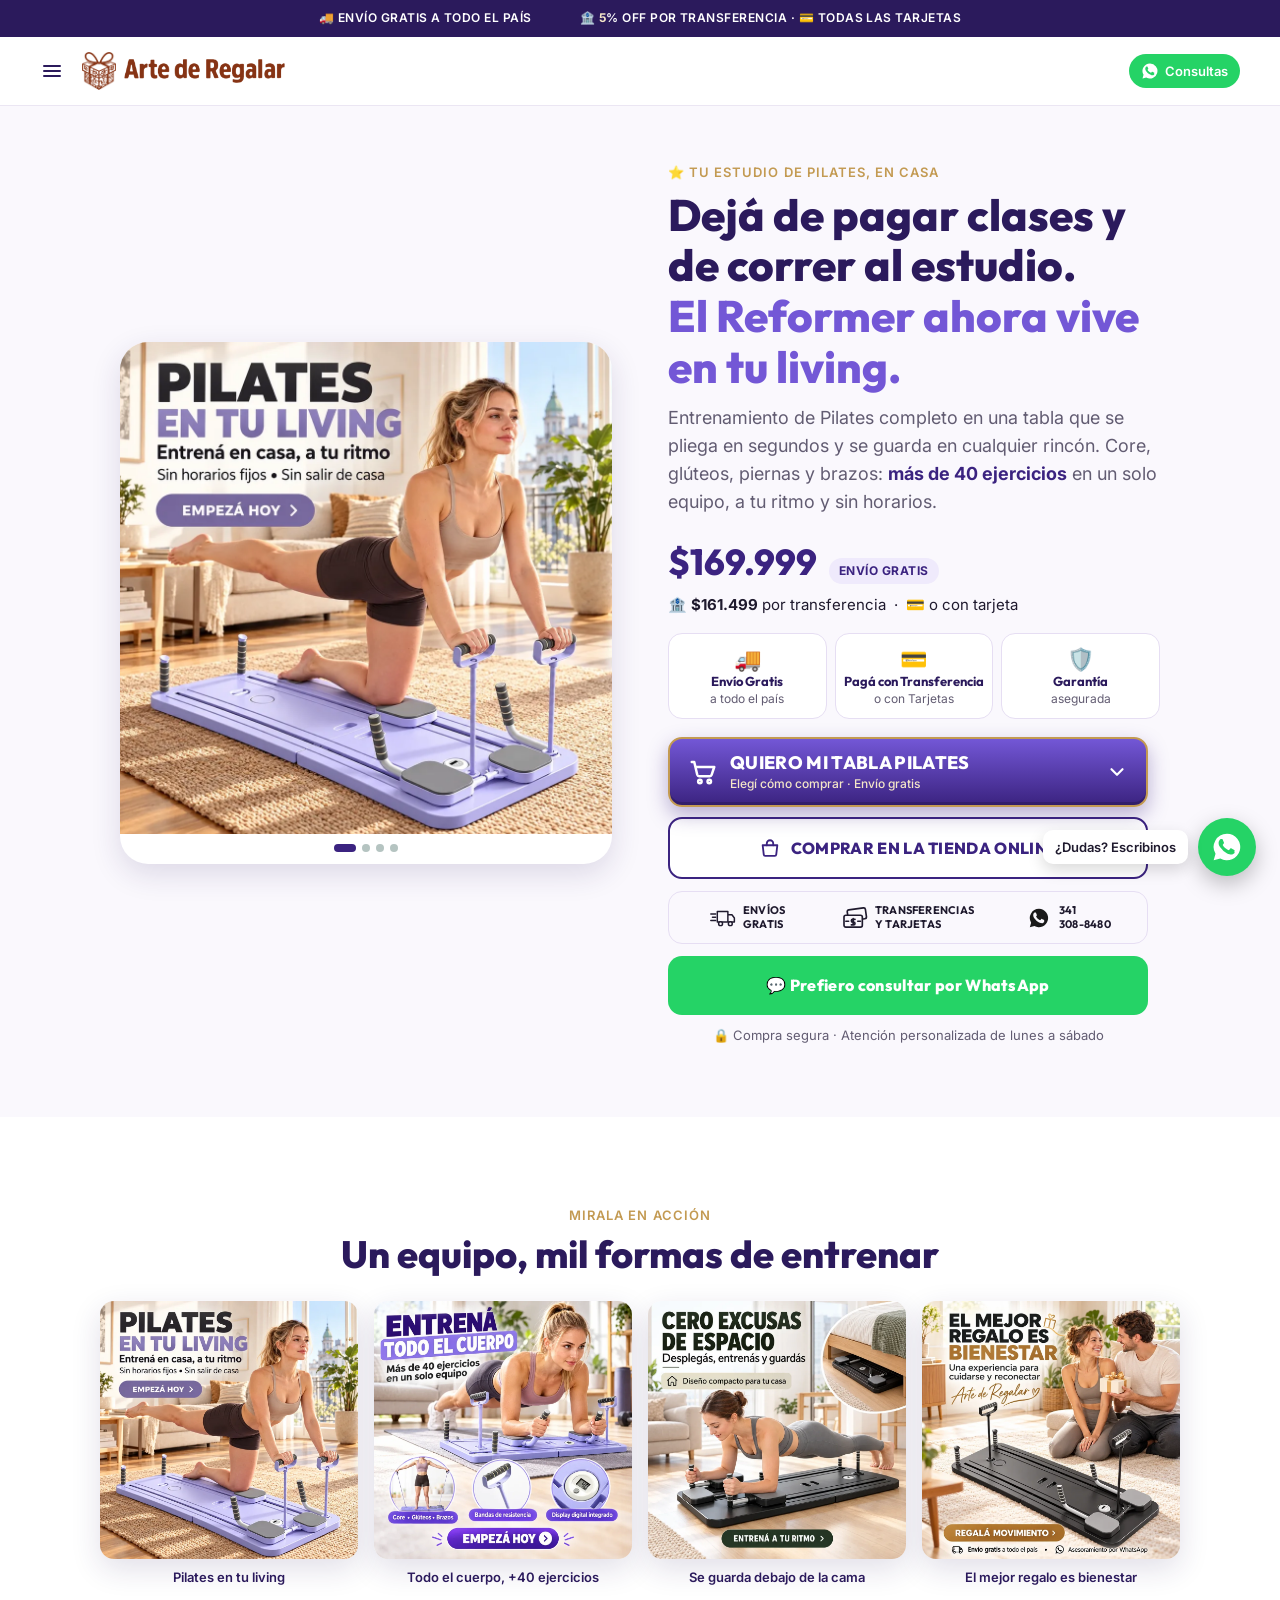
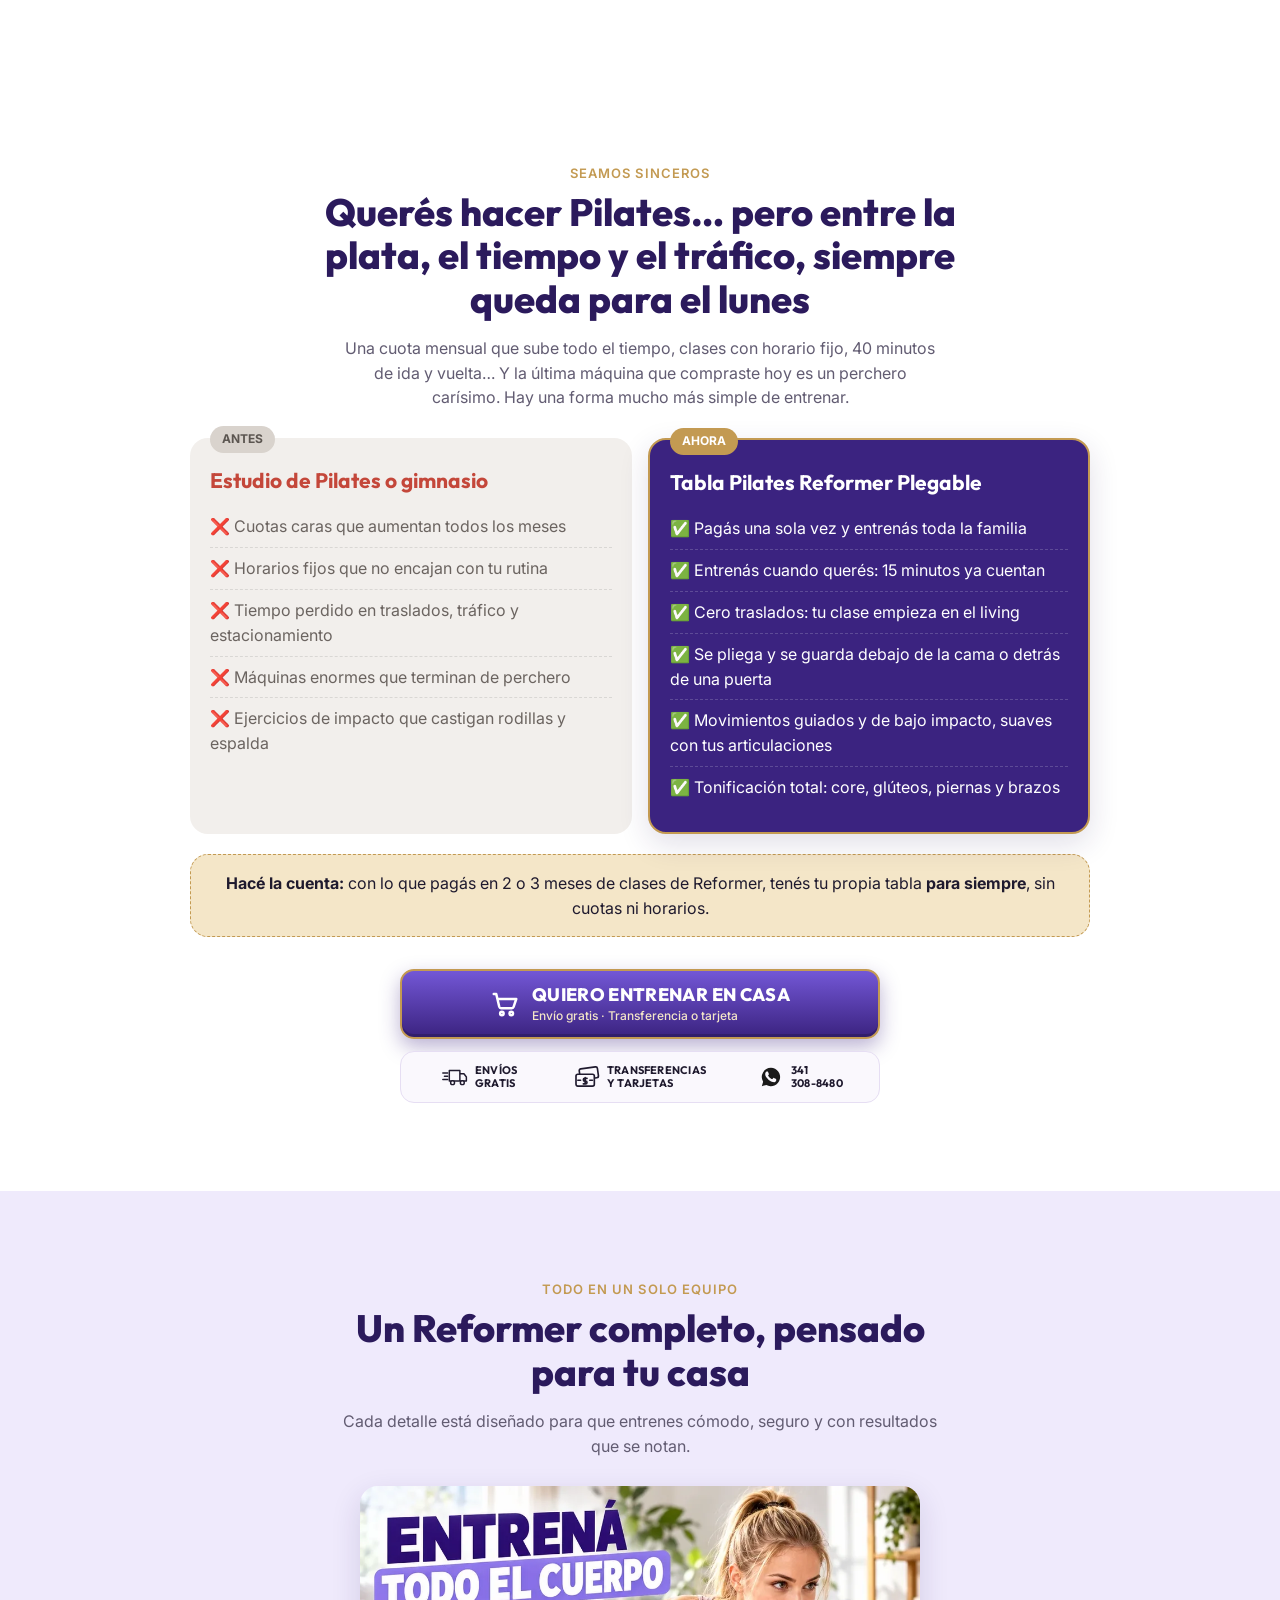
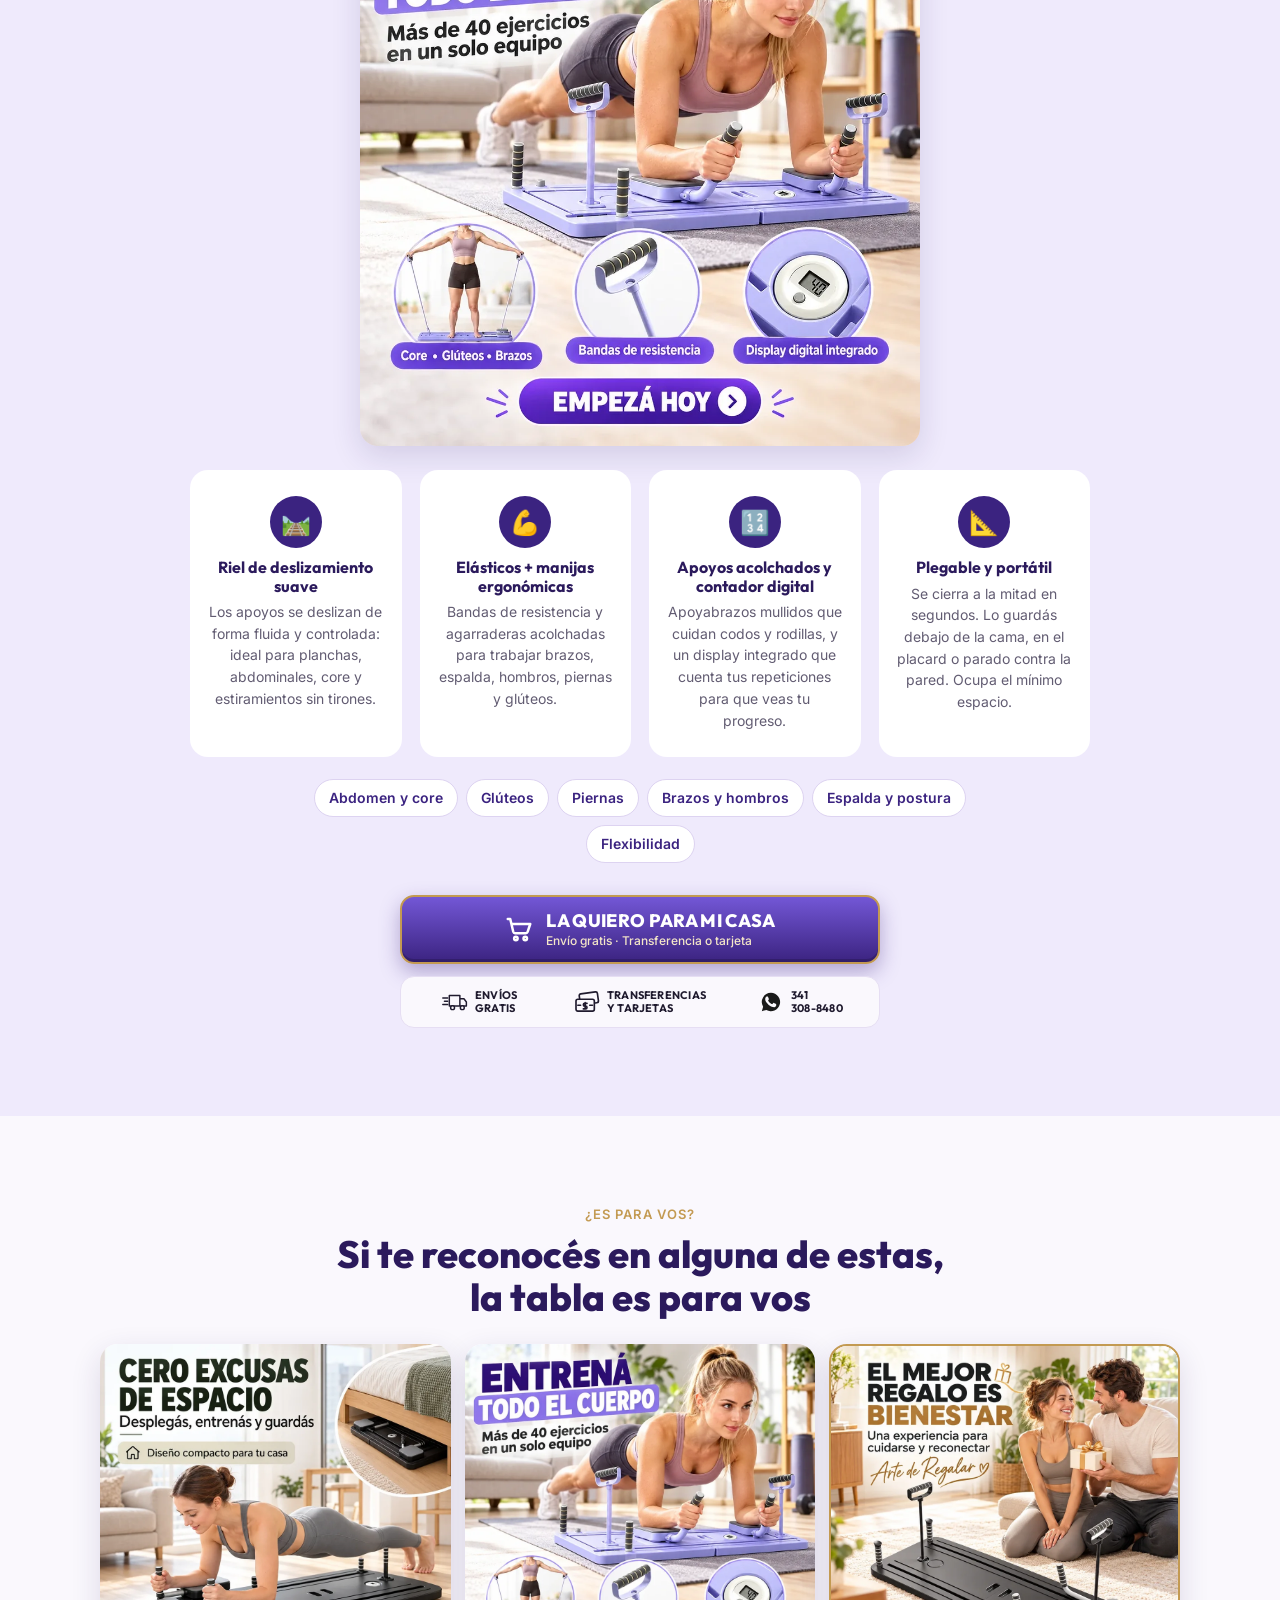
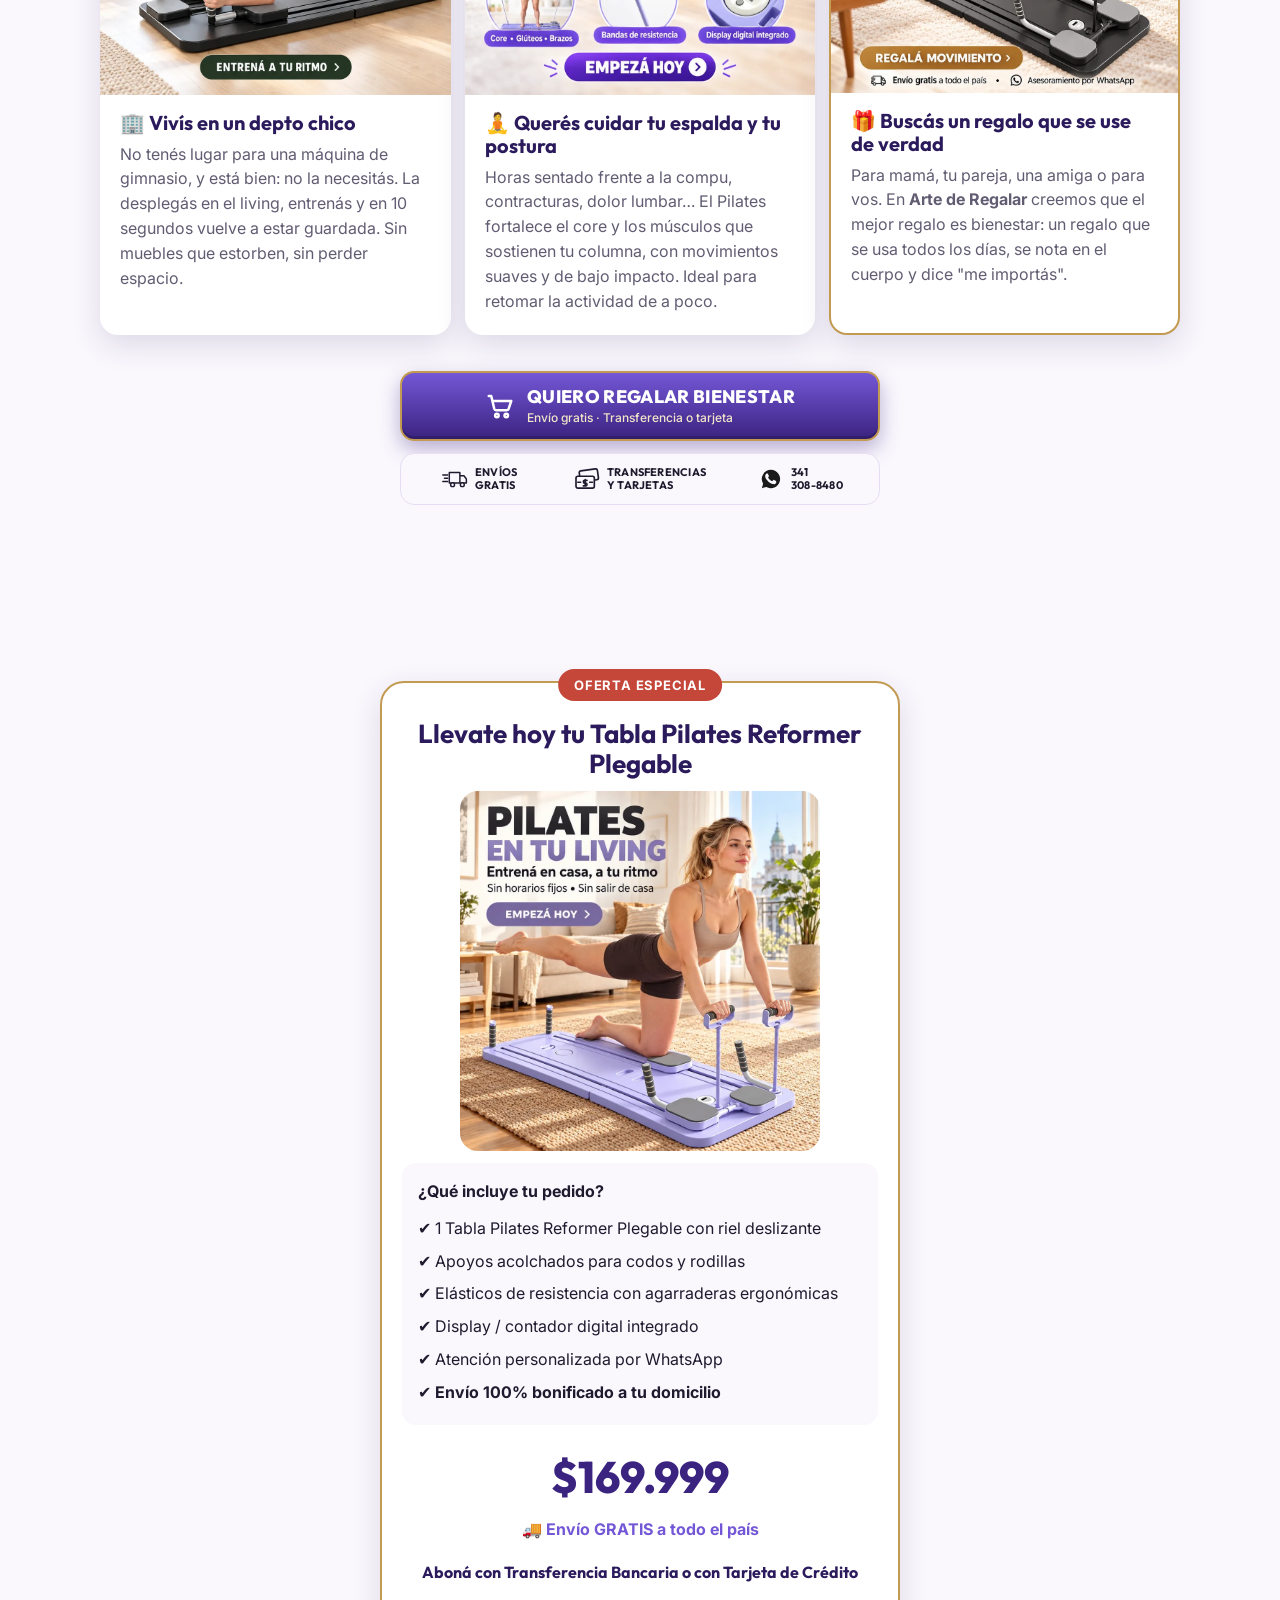
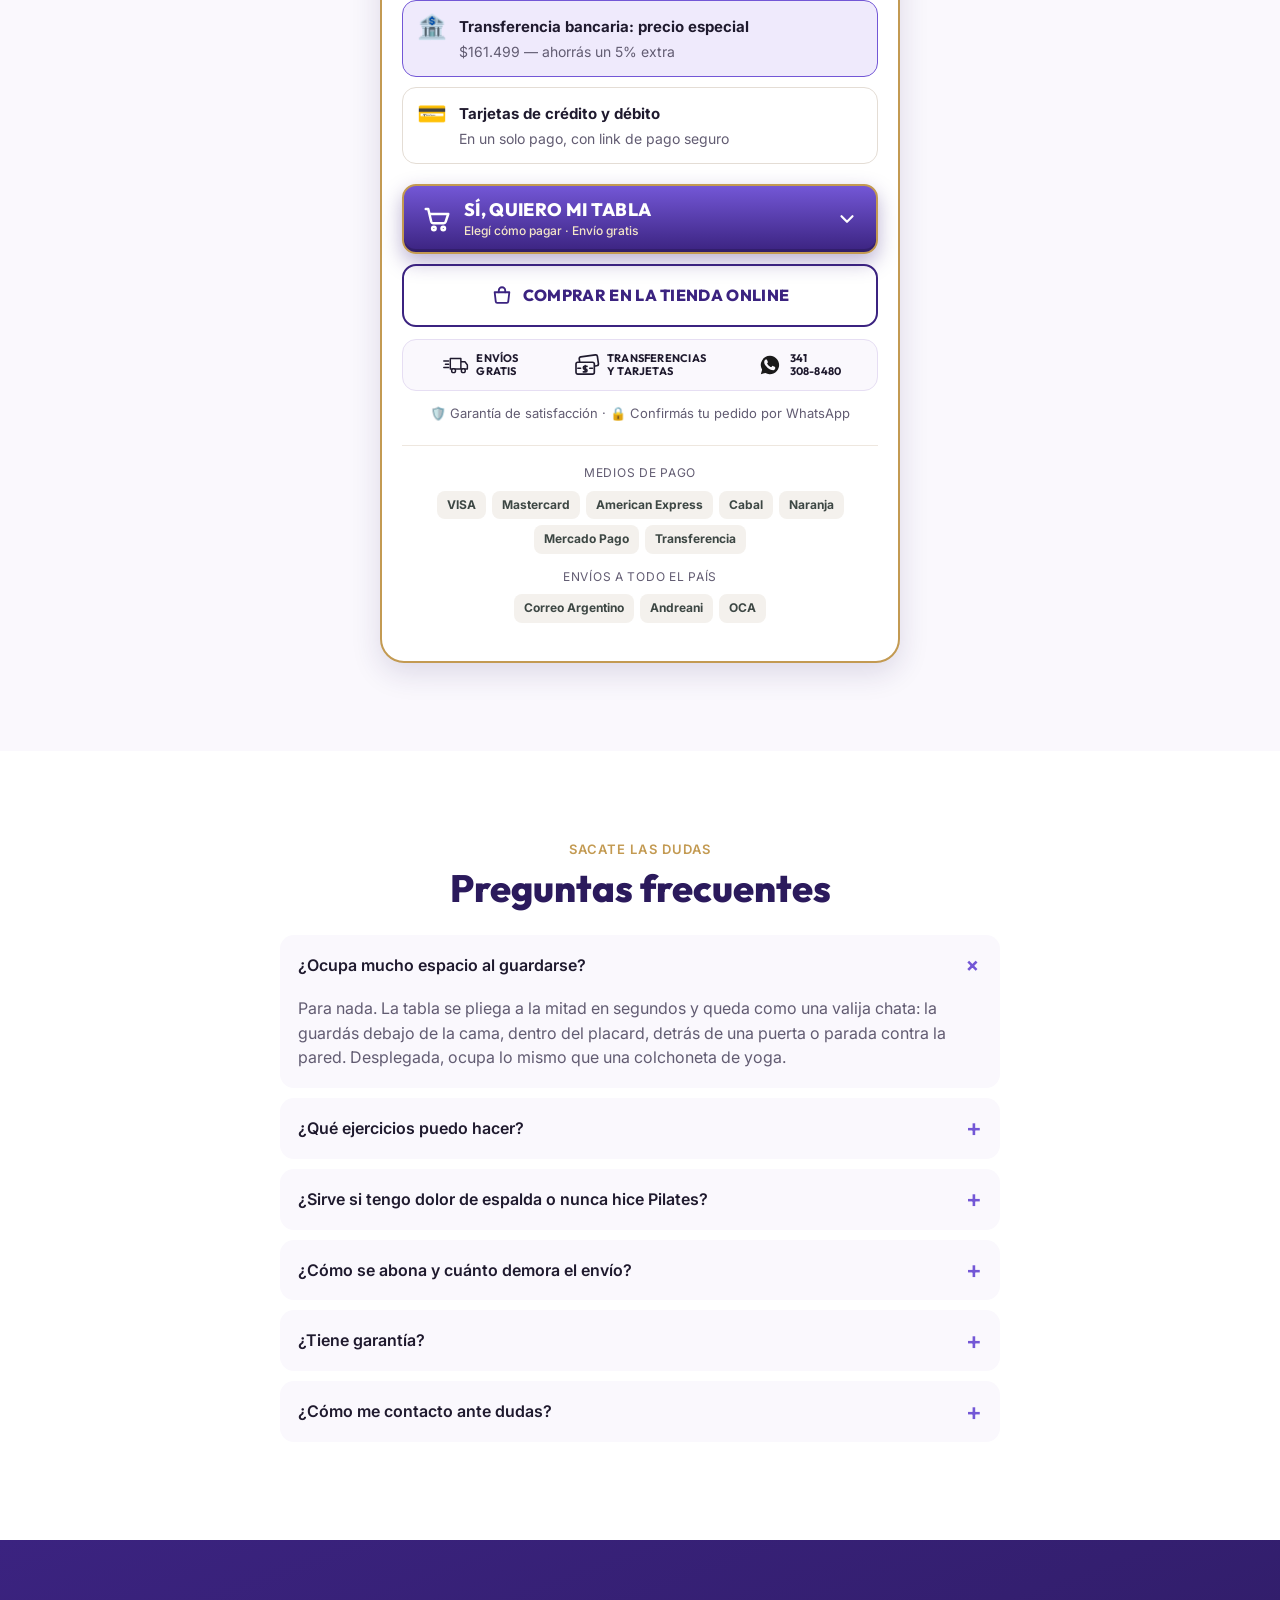
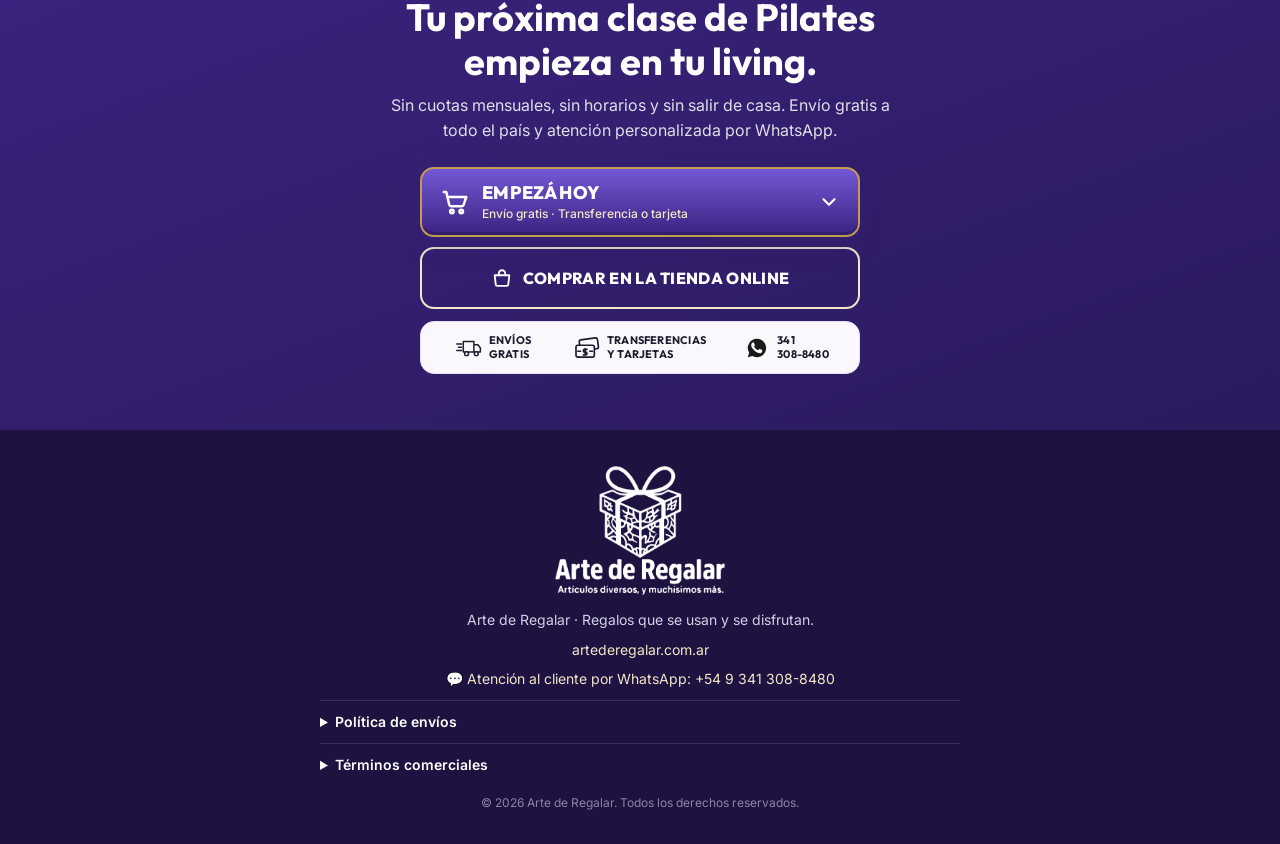
<file: pilates/index.html>
<!doctype html>
<html lang="es-AR">
<head>
  <meta charset="utf-8">
  <meta name="viewport" content="width=device-width, initial-scale=1">
  <title>Tabla Pilates Reformer Plegable | Arte de Regalar</title>
  <meta name="description" content="Tu estudio de Pilates en casa: Tabla Reformer Plegable con riel deslizante, elásticos de resistencia y contador digital. Envío GRATIS a todo el país. Pagá con transferencia (con descuento) o con tarjeta.">
  <meta property="og:title" content="Tabla Pilates Reformer Plegable — Envío Gratis">
  <meta property="og:description" content="Pilates en tu living, sin cuotas de gimnasio ni horarios. Más de 40 ejercicios en un solo equipo que se guarda en cualquier rincón.">
  <meta property="og:image" content="assets/pilates-living.webp">
  <meta name="theme-color" content="#3b2380">
  <link rel="icon" type="image/png" href="../assets/favicon.png">
  <link rel="preconnect" href="https://fonts.googleapis.com">
  <link rel="preconnect" href="https://fonts.gstatic.com" crossorigin>
  <link href="https://fonts.googleapis.com/css2?family=Outfit:wght@500;700;800&family=Inter:wght@400;500;600&display=swap" rel="stylesheet">
  <link rel="stylesheet" href="../styles.css">
  <link rel="stylesheet" href="pilates.css">
</head>
<body id="top">

<!-- ============================================================
  TOP BAR
  Visual: franja fija violeta profundo con los 3 beneficios comerciales.
  En mobile rota (marquee suave); en desktop queda fija y centrada.
============================================================= -->
<div class="topbar" role="region" aria-label="Beneficios">
  <div class="topbar__track">
    <span>🚚 ENVÍO GRATIS A TODO EL PAÍS</span>
    <span>🏦 <b data-cfg="descuento">5</b>% OFF POR TRANSFERENCIA · 💳 TODAS LAS TARJETAS</span>
    <span aria-hidden="true">🚚 ENVÍO GRATIS A TODO EL PAÍS</span>
    <span aria-hidden="true">🏦 <b data-cfg="descuento">5</b>% OFF POR TRANSFERENCIA · 💳 TODAS LAS TARJETAS</span>
  </div>
</div>

<!-- ============================================================
  1. HEADER
  Visual: encabezado fijo blanco con menú hamburguesa (abre el menú
  lateral desplegable), logo de Arte de Regalar y botón de WhatsApp.
============================================================= -->
<header class="nav">
  <button class="nav__menu" type="button" aria-label="Abrir menú" aria-expanded="false" aria-controls="menu">
    <svg viewBox="0 0 24 24" width="24" height="24" aria-hidden="true" fill="none" stroke="currentColor" stroke-width="2" stroke-linecap="round"><path d="M4 7h16M4 12h16M4 17h16"/></svg>
  </button>
  <a class="nav__brand" href="https://artederegalar.com.ar" aria-label="Arte de Regalar">
    <img src="../assets/logo-regalo.png" alt="" width="142" height="160">
    <img src="../assets/logo-texto.png" alt="Arte de Regalar" width="539" height="80">
  </a>
  <a class="nav__wa" href="https://wa.me/5493413088480?text=Hola!%20Quiero%20info%20de%20la%20Tabla%20Pilates%20Reformer" target="_blank" rel="noopener" aria-label="Consultanos por WhatsApp">
    <svg viewBox="0 0 24 24" width="18" height="18" aria-hidden="true"><path fill="currentColor" d="M12 2a10 10 0 0 0-8.6 15.1L2 22l5-1.3A10 10 0 1 0 12 2Zm5.8 14.2c-.2.7-1.4 1.3-2 1.4-.5.1-1.2.1-1.9-.1a17 17 0 0 1-1.8-.7 13.7 13.7 0 0 1-5.2-4.6c-.4-.5-1.2-1.7-1.2-3.2s.8-2.3 1.1-2.6c.3-.3.6-.4.8-.4h.6c.2 0 .4 0 .6.5l.9 2.1c.1.2.1.4 0 .5l-.3.5-.4.5c-.1.1-.3.3-.1.6.2.3.8 1.3 1.7 2.1 1.2 1 2.1 1.4 2.4 1.5.3.1.5.1.6-.1l.9-1.1c.2-.3.4-.2.6-.1l2 1c.3.1.5.2.5.3.1.2.1.8-.1 1.4Z"/></svg>
    <span>Consultas</span>
  </a>
</header>

<!-- Menú lateral desplegable -->
<div class="drawer" id="menu" aria-hidden="true">
  <div class="drawer__overlay" data-close></div>
  <nav class="drawer__panel" aria-label="Menú">
    <div class="drawer__head">
      <img src="../assets/logo.png" alt="Arte de Regalar" width="473" height="360">
      <button class="drawer__close" type="button" aria-label="Cerrar menú" data-close>
        <svg viewBox="0 0 24 24" width="24" height="24" aria-hidden="true" fill="none" stroke="currentColor" stroke-width="2" stroke-linecap="round"><path d="M6 6l12 12M18 6L6 18"/></svg>
      </button>
    </div>
    <p class="drawer__label">Tabla Pilates Reformer</p>
    <ul class="drawer__links">
      <li><a href="#top" data-close>Inicio</a></li>
      <li><a href="#galeria" data-close>Fotos</a></li>
      <li><a href="#comparativa" data-close>¿Por qué elegirla?</a></li>
      <li><a href="#caracteristicas" data-close>Características</a></li>
      <li><a href="#para-quien" data-close>¿Para quién es?</a></li>
      <li><a href="#oferta" data-close>Precio y formas de pago</a></li>
      <li><a href="#preguntas" data-close>Preguntas frecuentes</a></li>
    </ul>
    <p class="drawer__label">Arte de Regalar</p>
    <ul class="drawer__links">
      <li><a href="https://artederegalar.com.ar">Ver toda la tienda</a></li>
      <li><a href="https://wa.me/5493413088480?text=Hola!%20Quiero%20info%20de%20la%20Tabla%20Pilates%20Reformer" target="_blank" rel="noopener">Contacto por WhatsApp</a></li>
    </ul>
    <a class="btn btn--primary drawer__buy js-buy" href="#">COMPRAR MI TABLA PILATES</a>
    <p class="drawer__foot">🚚 Envío gratis a todo el país</p>
  </nav>
</div>

<main>

<!-- ============================================================
  HERO
  Visual: galería deslizable con las 3 piezas (Pilates en tu living,
  Entrená todo el cuerpo, El mejor regalo es bienestar). Al lado
  (desktop) o debajo (mobile): titular, subtítulo, precio, badges de
  confianza y el botón de compra con menú desplegable de opciones.
============================================================= -->
<section class="hero">
  <div class="hero__media gallery">
    <div class="gallery__track" tabindex="0" aria-label="Fotos del producto">
      <img src="assets/pilates-living.webp" alt="Pilates en tu living: mujer entrenando en la Tabla Reformer Plegable violeta sobre una alfombra" width="1000" height="1000" fetchpriority="high">
      <img src="assets/todo-el-cuerpo.webp" alt="Entrená todo el cuerpo: más de 40 ejercicios, bandas de resistencia y display digital integrado" width="1000" height="1000" loading="lazy">
      <img src="assets/cero-excusas-espacio.webp" alt="Cero excusas de espacio: desplegás, entrenás y guardás la tabla debajo de la cama" width="1000" height="1000" loading="lazy">
      <img src="assets/regalo-bienestar.webp" alt="El mejor regalo es bienestar: pareja con la Tabla Reformer en versión negra y una caja de regalo" width="1000" height="1000" loading="lazy">
    </div>
    <div class="gallery__dots" aria-hidden="true"></div>
  </div>

  <div class="hero__copy">
    <p class="eyebrow">⭐ Tu estudio de Pilates, en casa</p>
    <h1>Dejá de pagar clases y de correr al estudio. <span>El Reformer ahora vive en tu living.</span></h1>
    <h2>Entrenamiento de Pilates completo en una tabla que se pliega en segundos y se guarda en cualquier rincón. Core, glúteos, piernas y brazos: <b>más de 40 ejercicios</b> en un solo equipo, a tu ritmo y sin horarios.</h2>

    <div class="price">
      <div class="price__row">
        <span class="price__old" data-cfg="precioAnterior">$279.999</span>
        <span class="price__now" data-cfg="precio">$169.999</span>
        <span class="price__save">ENVÍO GRATIS</span>
      </div>
      <p class="price__alt">🏦 <b data-cfg="precioTransferencia">$161.499</b> por transferencia &nbsp;·&nbsp; 💳 o con tarjeta</p>
    </div>

    <ul class="badges" aria-label="Por qué comprar acá">
      <li><span aria-hidden="true">🚚</span><b>Envío Gratis</b><small>a todo el país</small></li>
      <li><span aria-hidden="true">💳</span><b>Pagá con Transferencia</b><small>o con Tarjetas</small></li>
      <li><span aria-hidden="true">🛡️</span><b>Garantía</b><small>asegurada</small></li>
    </ul>

    <div class="buybox">
      <div class="buydrop" data-buydrop>
        <button class="btn btn--buy buydrop__toggle js-hero-cta" type="button" aria-expanded="false" aria-controls="bd-hero" aria-haspopup="true">
          <svg viewBox="0 0 24 24" aria-hidden="true" fill="none" stroke="currentColor" stroke-width="2" stroke-linecap="round" stroke-linejoin="round"><path d="M3 4h2l2.4 10.2a1.5 1.5 0 0 0 1.5 1.1h8.6a1.5 1.5 0 0 0 1.4-1l2.1-6.3H6.2"/><circle cx="9.5" cy="19.5" r="1.4"/><circle cx="17" cy="19.5" r="1.4"/></svg>
          <span>QUIERO MI TABLA PILATES<small>Elegí cómo comprar · Envío gratis</small></span>
          <svg class="buydrop__chev" viewBox="0 0 24 24" aria-hidden="true" fill="none" stroke="currentColor" stroke-width="2.4" stroke-linecap="round" stroke-linejoin="round"><path d="m6 9 6 6 6-6"/></svg>
        </button>
        <ul class="buydrop__menu" id="bd-hero" role="menu" hidden>
      <li role="none"><a role="menuitem" class="buydrop__item buydrop__item--store js-store" href="https://artederegalar.com.ar/landing-propia-para-tabla-pilates-reformer-plegable-multifun/l/6acd9746753313b8c70fb200"><span aria-hidden="true">🛍️</span><span><b>Comprar en la tienda online</b><small>Carrito y pago en artederegalar.com.ar</small></span></a></li>
      <li role="none"><a role="menuitem" class="buydrop__item js-buy" data-pago="Transferencia" href="#"><span aria-hidden="true">🏦</span><span><b>Pagar por transferencia</b><small><span data-cfg="descuento">5</span>% OFF · <span data-cfg="precioTransferencia">$161.499</span></small></span></a></li>
      <li role="none"><a role="menuitem" class="buydrop__item js-buy" data-pago="Tarjeta de crédito/débito" href="#"><span aria-hidden="true">💳</span><span><b>Pagar con tarjeta</b><small>Crédito o débito · en un solo pago</small></span></a></li>
      <li role="none"><a role="menuitem" class="buydrop__item" href="https://wa.me/5493413088480?text=Hola!%20Quiero%20comprar%20la%20Tabla%20Pilates%20Reformer" target="_blank" rel="noopener"><span aria-hidden="true">💬</span><span><b>Comprar por WhatsApp</b><small>Te atendemos al 341 308-8480</small></span></a></li>
    </ul>
      </div>
      <a class="btn btn--store js-store" href="https://artederegalar.com.ar/landing-propia-para-tabla-pilates-reformer-plegable-multifun/l/6acd9746753313b8c70fb200">
        <svg viewBox="0 0 24 24" aria-hidden="true" fill="none" stroke="currentColor" stroke-width="2" stroke-linecap="round" stroke-linejoin="round"><path d="M4 9h16l-1.2 10.2a1.5 1.5 0 0 1-1.5 1.3H6.7a1.5 1.5 0 0 1-1.5-1.3z"/><path d="M8.5 9V7a3.5 3.5 0 0 1 7 0v2"/></svg>
        COMPRAR EN LA TIENDA ONLINE
      </a>
      <ul class="perks">
        <li><svg viewBox="0 0 32 24" aria-hidden="true" fill="none" stroke="currentColor" stroke-width="1.8" stroke-linejoin="round"><path d="M9 4h13v13H9zM22 8h5l3 4v5h-8"/><circle cx="13" cy="19" r="2.4" fill="var(--cream)"/><circle cx="25" cy="19" r="2.4" fill="var(--cream)"/><path d="M1 7h6M3 11h4M1 15h6" stroke-linecap="round"/></svg><span>ENVÍOS<br>GRATIS</span></li>
        <li><svg viewBox="0 0 28 24" aria-hidden="true" fill="none" stroke="currentColor" stroke-width="1.8" stroke-linejoin="round"><rect x="6" y="2" width="20" height="12" rx="2" transform="rotate(-8 16 8)"/><rect x="2" y="9" width="20" height="13" rx="2" fill="var(--cream)"/><path d="M12 12.5v7M14 13.5h-2.5a1.5 1.5 0 0 0 0 3h1a1.5 1.5 0 0 1 0 3H10" stroke-linecap="round"/><path d="M4 15.5h3M17 15.5h3" stroke-linecap="round"/></svg><span>TRANSFERENCIAS<br>Y TARJETAS</span></li>
        <li><svg viewBox="0 0 24 24" aria-hidden="true"><path fill="currentColor" d="M12 2a10 10 0 0 0-8.6 15.1L2 22l5-1.3A10 10 0 1 0 12 2Zm5.8 14.2c-.2.7-1.4 1.3-2 1.4-.5.1-1.2.1-1.9-.1a17 17 0 0 1-1.8-.7 13.7 13.7 0 0 1-5.2-4.6c-.4-.5-1.2-1.7-1.2-3.2s.8-2.3 1.1-2.6c.3-.3.6-.4.8-.4h.6c.2 0 .4 0 .6.5l.9 2.1c.1.2.1.4 0 .5l-.3.5-.4.5c-.1.1-.3.3-.1.6.2.3.8 1.3 1.7 2.1 1.2 1 2.1 1.4 2.4 1.5.3.1.5.1.6-.1l.9-1.1c.2-.3.4-.2.6-.1l2 1c.3.1.5.2.5.3.1.2.1.8-.1 1.4Z"/></svg><span>341<br>308-8480</span></li>
      </ul>
    </div>

    <a class="btn btn--wa hero__wa" href="https://wa.me/5493413088480?text=Hola!%20Quiero%20info%20de%20la%20Tabla%20Pilates%20Reformer" target="_blank" rel="noopener">💬 Prefiero consultar por WhatsApp</a>
    <p class="hero__micro">🔒 Compra segura · Atención personalizada de lunes a sábado</p>
  </div>
</section>

<!-- ============================================================
  GALERÍA
  Visual: las 4 piezas completas a la vista (2x2 en mobile, 4 columnas
  en desktop), sin carrusel, para que se vean todas de una.
============================================================= -->
<section class="section showcase" id="galeria">
  <p class="eyebrow center">Mirala en acción</p>
  <h3 class="section__title">Un equipo, mil formas de entrenar</h3>
  <div class="showcase__grid">
    <figure><img src="assets/pilates-living.webp" alt="Pilates en tu living: entrená en casa, a tu ritmo" width="1000" height="1000" loading="lazy"><figcaption>Pilates en tu living</figcaption></figure>
    <figure><img src="assets/todo-el-cuerpo.webp" alt="Entrená todo el cuerpo: más de 40 ejercicios en un solo equipo" width="1000" height="1000" loading="lazy"><figcaption>Todo el cuerpo, +40 ejercicios</figcaption></figure>
    <figure><img src="assets/cero-excusas-espacio.webp" alt="Cero excusas de espacio: desplegás, entrenás y guardás" width="1000" height="1000" loading="lazy"><figcaption>Se guarda debajo de la cama</figcaption></figure>
    <figure><img src="assets/regalo-bienestar.webp" alt="El mejor regalo es bienestar" width="1000" height="1000" loading="lazy"><figcaption>El mejor regalo es bienestar</figcaption></figure>
  </div>
</section>

<!-- ============================================================
  2. DOLOR vs. SOLUCIÓN
  Visual: dos tarjetas lado a lado (apiladas en mobile). Izquierda
  gris apagada con ❌ ("Antes"); derecha violeta con ✅ y borde dorado
  ("Ahora"). Foto sugerida izquierda: bicicleta fija con ropa colgada.
============================================================= -->
<section class="section vs" id="comparativa">
  <p class="eyebrow center">Seamos sinceros</p>
  <h3 class="section__title">Querés hacer Pilates… pero entre la plata, el tiempo y el tráfico, siempre queda para el lunes</h3>
  <p class="section__lead">Una cuota mensual que sube todo el tiempo, clases con horario fijo, 40 minutos de ida y vuelta… Y la última máquina que compraste hoy es un perchero carísimo. Hay una forma mucho más simple de entrenar.</p>

  <div class="vs__grid">
    <article class="vs__card vs__card--bad">
      <span class="vs__tag vs__tag--muted">Antes</span>
      <h4>Estudio de Pilates o gimnasio</h4>
      <ul>
        <li>❌ Cuotas caras que aumentan todos los meses</li>
        <li>❌ Horarios fijos que no encajan con tu rutina</li>
        <li>❌ Tiempo perdido en traslados, tráfico y estacionamiento</li>
        <li>❌ Máquinas enormes que terminan de perchero</li>
        <li>❌ Ejercicios de impacto que castigan rodillas y espalda</li>
      </ul>
    </article>
    <article class="vs__card vs__card--good">
      <span class="vs__tag">Ahora</span>
      <h4>Tabla Pilates Reformer Plegable</h4>
      <ul>
        <li>✅ Pagás una sola vez y entrenás toda la familia</li>
        <li>✅ Entrenás cuando querés: 15 minutos ya cuentan</li>
        <li>✅ Cero traslados: tu clase empieza en el living</li>
        <li>✅ Se pliega y se guarda debajo de la cama o detrás de una puerta</li>
        <li>✅ Movimientos guiados y de bajo impacto, suaves con tus articulaciones</li>
        <li>✅ Tonificación total: core, glúteos, piernas y brazos</li>
      </ul>
    </article>
  </div>

  <div class="savings">
    <p><b>Hacé la cuenta:</b> con lo que pagás en 2 o 3 meses de clases de Reformer, tenés tu propia tabla <b>para siempre</b>, sin cuotas ni horarios.</p>
  </div>

  <div class="section__cta">
    <div class="buybox buybox--center">
      <a class="btn btn--buy js-buy" href="#">
        <svg viewBox="0 0 24 24" aria-hidden="true" fill="none" stroke="currentColor" stroke-width="2" stroke-linecap="round" stroke-linejoin="round"><path d="M3 4h2l2.4 10.2a1.5 1.5 0 0 0 1.5 1.1h8.6a1.5 1.5 0 0 0 1.4-1l2.1-6.3H6.2"/><circle cx="9.5" cy="19.5" r="1.4"/><circle cx="17" cy="19.5" r="1.4"/></svg>
        <span>QUIERO ENTRENAR EN CASA<small>Envío gratis · Transferencia o tarjeta</small></span>
      </a>
      <ul class="perks">
        <li><svg viewBox="0 0 32 24" aria-hidden="true" fill="none" stroke="currentColor" stroke-width="1.8" stroke-linejoin="round"><path d="M9 4h13v13H9zM22 8h5l3 4v5h-8"/><circle cx="13" cy="19" r="2.4" fill="var(--cream)"/><circle cx="25" cy="19" r="2.4" fill="var(--cream)"/><path d="M1 7h6M3 11h4M1 15h6" stroke-linecap="round"/></svg><span>ENVÍOS<br>GRATIS</span></li>
        <li><svg viewBox="0 0 28 24" aria-hidden="true" fill="none" stroke="currentColor" stroke-width="1.8" stroke-linejoin="round"><rect x="6" y="2" width="20" height="12" rx="2" transform="rotate(-8 16 8)"/><rect x="2" y="9" width="20" height="13" rx="2" fill="var(--cream)"/><path d="M12 12.5v7M14 13.5h-2.5a1.5 1.5 0 0 0 0 3h1a1.5 1.5 0 0 1 0 3H10" stroke-linecap="round"/><path d="M4 15.5h3M17 15.5h3" stroke-linecap="round"/></svg><span>TRANSFERENCIAS<br>Y TARJETAS</span></li>
        <li><svg viewBox="0 0 24 24" aria-hidden="true"><path fill="currentColor" d="M12 2a10 10 0 0 0-8.6 15.1L2 22l5-1.3A10 10 0 1 0 12 2Zm5.8 14.2c-.2.7-1.4 1.3-2 1.4-.5.1-1.2.1-1.9-.1a17 17 0 0 1-1.8-.7 13.7 13.7 0 0 1-5.2-4.6c-.4-.5-1.2-1.7-1.2-3.2s.8-2.3 1.1-2.6c.3-.3.6-.4.8-.4h.6c.2 0 .4 0 .6.5l.9 2.1c.1.2.1.4 0 .5l-.3.5-.4.5c-.1.1-.3.3-.1.6.2.3.8 1.3 1.7 2.1 1.2 1 2.1 1.4 2.4 1.5.3.1.5.1.6-.1l.9-1.1c.2-.3.4-.2.6-.1l2 1c.3.1.5.2.5.3.1.2.1.8-.1 1.4Z"/></svg><span>341<br>308-8480</span></li>
      </ul>
    </div>
  </div>
</section>

<!-- ============================================================
  3. CARACTERÍSTICAS Y MULTIFUNCIONALIDAD
  Visual: pieza "Entrená todo el cuerpo" arriba y 4 bloques con ícono
  circular violeta debajo (grilla 2x2 en mobile, 4 columnas en desktop).
  GIF sugerido: la tabla plegándose y desplegándose en 3 segundos.
============================================================= -->
<section class="section features" id="caracteristicas">
  <p class="eyebrow center">Todo en un solo equipo</p>
  <h3 class="section__title">Un Reformer completo, pensado para tu casa</h3>
  <p class="section__lead">Cada detalle está diseñado para que entrenes cómodo, seguro y con resultados que se notan.</p>

  <img class="features__img" src="assets/todo-el-cuerpo.webp" alt="Tabla Reformer Plegable: bandas de resistencia, manijas ergonómicas y display digital integrado" width="1000" height="1000" loading="lazy">

  <div class="features__grid">
    <article class="feature">
      <div class="feature__icon" aria-hidden="true">🛤️</div>
      <h4>Riel de deslizamiento suave</h4>
      <p>Los apoyos se deslizan de forma fluida y controlada: ideal para planchas, abdominales, core y estiramientos sin tirones.</p>
    </article>
    <article class="feature">
      <div class="feature__icon" aria-hidden="true">💪</div>
      <h4>Elásticos + manijas ergonómicas</h4>
      <p>Bandas de resistencia y agarraderas acolchadas para trabajar brazos, espalda, hombros, piernas y glúteos.</p>
    </article>
    <article class="feature">
      <div class="feature__icon" aria-hidden="true">🔢</div>
      <h4>Apoyos acolchados y contador digital</h4>
      <p>Apoyabrazos mullidos que cuidan codos y rodillas, y un display integrado que cuenta tus repeticiones para que veas tu progreso.</p>
    </article>
    <article class="feature">
      <div class="feature__icon" aria-hidden="true">📐</div>
      <h4>Plegable y portátil</h4>
      <p>Se cierra a la mitad en segundos. Lo guardás debajo de la cama, en el placard o parado contra la pared. Ocupa el mínimo espacio.</p>
    </article>
  </div>

  <ul class="zones" aria-label="Zonas que trabajás">
    <li>Abdomen y core</li><li>Glúteos</li><li>Piernas</li><li>Brazos y hombros</li><li>Espalda y postura</li><li>Flexibilidad</li>
  </ul>

  <div class="section__cta">
    <div class="buybox buybox--center">
      <a class="btn btn--buy js-buy" href="#">
        <svg viewBox="0 0 24 24" aria-hidden="true" fill="none" stroke="currentColor" stroke-width="2" stroke-linecap="round" stroke-linejoin="round"><path d="M3 4h2l2.4 10.2a1.5 1.5 0 0 0 1.5 1.1h8.6a1.5 1.5 0 0 0 1.4-1l2.1-6.3H6.2"/><circle cx="9.5" cy="19.5" r="1.4"/><circle cx="17" cy="19.5" r="1.4"/></svg>
        <span>LA QUIERO PARA MI CASA<small>Envío gratis · Transferencia o tarjeta</small></span>
      </a>
      <ul class="perks">
        <li><svg viewBox="0 0 32 24" aria-hidden="true" fill="none" stroke="currentColor" stroke-width="1.8" stroke-linejoin="round"><path d="M9 4h13v13H9zM22 8h5l3 4v5h-8"/><circle cx="13" cy="19" r="2.4" fill="var(--cream)"/><circle cx="25" cy="19" r="2.4" fill="var(--cream)"/><path d="M1 7h6M3 11h4M1 15h6" stroke-linecap="round"/></svg><span>ENVÍOS<br>GRATIS</span></li>
        <li><svg viewBox="0 0 28 24" aria-hidden="true" fill="none" stroke="currentColor" stroke-width="1.8" stroke-linejoin="round"><rect x="6" y="2" width="20" height="12" rx="2" transform="rotate(-8 16 8)"/><rect x="2" y="9" width="20" height="13" rx="2" fill="var(--cream)"/><path d="M12 12.5v7M14 13.5h-2.5a1.5 1.5 0 0 0 0 3h1a1.5 1.5 0 0 1 0 3H10" stroke-linecap="round"/><path d="M4 15.5h3M17 15.5h3" stroke-linecap="round"/></svg><span>TRANSFERENCIAS<br>Y TARJETAS</span></li>
        <li><svg viewBox="0 0 24 24" aria-hidden="true"><path fill="currentColor" d="M12 2a10 10 0 0 0-8.6 15.1L2 22l5-1.3A10 10 0 1 0 12 2Zm5.8 14.2c-.2.7-1.4 1.3-2 1.4-.5.1-1.2.1-1.9-.1a17 17 0 0 1-1.8-.7 13.7 13.7 0 0 1-5.2-4.6c-.4-.5-1.2-1.7-1.2-3.2s.8-2.3 1.1-2.6c.3-.3.6-.4.8-.4h.6c.2 0 .4 0 .6.5l.9 2.1c.1.2.1.4 0 .5l-.3.5-.4.5c-.1.1-.3.3-.1.6.2.3.8 1.3 1.7 2.1 1.2 1 2.1 1.4 2.4 1.5.3.1.5.1.6-.1l.9-1.1c.2-.3.4-.2.6-.1l2 1c.3.1.5.2.5.3.1.2.1.8-.1 1.4Z"/></svg><span>341<br>308-8480</span></li>
      </ul>
    </div>
  </div>
</section>

<!-- ============================================================
  4. ESCENARIOS DE USO — ¿PARA QUIÉN ES?
  Visual: 3 tarjetas con foto arriba. En mobile: carrusel horizontal
  con scroll-snap; en desktop: 3 columnas. La tarjeta de regalo lleva
  borde dorado y la pieza "El mejor regalo es bienestar".
============================================================= -->
<section class="section uses" id="para-quien">
  <p class="eyebrow center">¿Es para vos?</p>
  <h3 class="section__title">Si te reconocés en alguna de estas, la tabla es para vos</h3>

  <div class="uses__grid">
    <article class="use">
      <img class="use__img" src="assets/cero-excusas-espacio.webp" alt="Tabla Reformer en uso en el living y guardada debajo de la cama" width="1000" height="1000" loading="lazy">
      <h4>🏢 Vivís en un depto chico</h4>
      <p>No tenés lugar para una máquina de gimnasio, y está bien: no la necesitás. La desplegás en el living, entrenás y en 10 segundos vuelve a estar guardada. Sin muebles que estorben, sin perder espacio.</p>
    </article>
    <article class="use">
      <img class="use__img" src="assets/todo-el-cuerpo.webp" alt="Mujer haciendo plancha con apoyos acolchados" width="1000" height="1000" loading="lazy">
      <h4>🧘 Querés cuidar tu espalda y tu postura</h4>
      <p>Horas sentado frente a la compu, contracturas, dolor lumbar… El Pilates fortalece el core y los músculos que sostienen tu columna, con movimientos suaves y de bajo impacto. Ideal para retomar la actividad de a poco.</p>
    </article>
    <article class="use use--gift">
      <img class="use__img" src="assets/regalo-bienestar.webp" alt="Pareja con la Tabla Reformer y una caja de regalo" width="1000" height="1000" loading="lazy">
      <h4>🎁 Buscás un regalo que se use de verdad</h4>
      <p>Para mamá, tu pareja, una amiga o para vos. En <b>Arte de Regalar</b> creemos que el mejor regalo es bienestar: un regalo que se usa todos los días, se nota en el cuerpo y dice "me importás".</p>
    </article>
  </div>

  <div class="buybox buybox--center">
      <a class="btn btn--buy js-buy" href="#">
        <svg viewBox="0 0 24 24" aria-hidden="true" fill="none" stroke="currentColor" stroke-width="2" stroke-linecap="round" stroke-linejoin="round"><path d="M3 4h2l2.4 10.2a1.5 1.5 0 0 0 1.5 1.1h8.6a1.5 1.5 0 0 0 1.4-1l2.1-6.3H6.2"/><circle cx="9.5" cy="19.5" r="1.4"/><circle cx="17" cy="19.5" r="1.4"/></svg>
        <span>QUIERO REGALAR BIENESTAR<small>Envío gratis · Transferencia o tarjeta</small></span>
      </a>
      <ul class="perks">
        <li><svg viewBox="0 0 32 24" aria-hidden="true" fill="none" stroke="currentColor" stroke-width="1.8" stroke-linejoin="round"><path d="M9 4h13v13H9zM22 8h5l3 4v5h-8"/><circle cx="13" cy="19" r="2.4" fill="var(--cream)"/><circle cx="25" cy="19" r="2.4" fill="var(--cream)"/><path d="M1 7h6M3 11h4M1 15h6" stroke-linecap="round"/></svg><span>ENVÍOS<br>GRATIS</span></li>
        <li><svg viewBox="0 0 28 24" aria-hidden="true" fill="none" stroke="currentColor" stroke-width="1.8" stroke-linejoin="round"><rect x="6" y="2" width="20" height="12" rx="2" transform="rotate(-8 16 8)"/><rect x="2" y="9" width="20" height="13" rx="2" fill="var(--cream)"/><path d="M12 12.5v7M14 13.5h-2.5a1.5 1.5 0 0 0 0 3h1a1.5 1.5 0 0 1 0 3H10" stroke-linecap="round"/><path d="M4 15.5h3M17 15.5h3" stroke-linecap="round"/></svg><span>TRANSFERENCIAS<br>Y TARJETAS</span></li>
        <li><svg viewBox="0 0 24 24" aria-hidden="true"><path fill="currentColor" d="M12 2a10 10 0 0 0-8.6 15.1L2 22l5-1.3A10 10 0 1 0 12 2Zm5.8 14.2c-.2.7-1.4 1.3-2 1.4-.5.1-1.2.1-1.9-.1a17 17 0 0 1-1.8-.7 13.7 13.7 0 0 1-5.2-4.6c-.4-.5-1.2-1.7-1.2-3.2s.8-2.3 1.1-2.6c.3-.3.6-.4.8-.4h.6c.2 0 .4 0 .6.5l.9 2.1c.1.2.1.4 0 .5l-.3.5-.4.5c-.1.1-.3.3-.1.6.2.3.8 1.3 1.7 2.1 1.2 1 2.1 1.4 2.4 1.5.3.1.5.1.6-.1l.9-1.1c.2-.3.4-.2.6-.1l2 1c.3.1.5.2.5.3.1.2.1.8-.1 1.4Z"/></svg><span>341<br>308-8480</span></li>
      </ul>
    </div>
</section>

<!-- ============================================================
  5. OFERTA IRRESISTIBLE + MEDIOS DE PAGO
  Visual: tarjeta destacada con borde dorado, cinta "OFERTA ESPECIAL",
  "¿Qué incluye?" con checks, precio tachado + precio oferta grande,
  medios de pago, botón de compra con menú desplegable (pulsante).
============================================================= -->
<section class="section offer" id="oferta">
  <div class="offer__card">
    <span class="offer__ribbon">OFERTA ESPECIAL</span>
    <h3>Llevate hoy tu Tabla Pilates Reformer Plegable</h3>
    <img src="assets/pilates-living.webp" alt="Tabla Pilates Reformer Plegable" width="1000" height="1000" loading="lazy">

    <div class="offer__includes">
      <p><b>¿Qué incluye tu pedido?</b></p>
      <ul>
        <li>✔️ 1 Tabla Pilates Reformer Plegable con riel deslizante</li>
        <li>✔️ Apoyos acolchados para codos y rodillas</li>
        <li>✔️ Elásticos de resistencia con agarraderas ergonómicas</li>
        <li>✔️ Display / contador digital integrado</li>
        <li>✔️ Atención personalizada por WhatsApp</li>
        <li>✔️ <b>Envío 100% bonificado a tu domicilio</b></li>
      </ul>
    </div>

    <div class="price price--big">
      <p class="price__label">Precio de referencia <span class="price__old" data-cfg="precioAnterior">$279.999</span></p>
      <div class="price__row">
        <span class="price__now" data-cfg="precio">$169.999</span>
      </div>
      <p class="price__ship">🚚 Envío GRATIS a todo el país</p>
    </div>

    <p class="pay__title">Aboná con Transferencia Bancaria o con Tarjeta de Crédito</p>
    <div class="pay">
      <div class="pay__opt pay__opt--hl">
        <span class="pay__ico">🏦</span>
        <div>
          <b>Transferencia bancaria: precio especial</b>
          <p><span data-cfg="precioTransferencia">$161.499</span> — ahorrás un <span data-cfg="descuento">5</span>% extra</p>
        </div>
      </div>
      <div class="pay__opt">
        <span class="pay__ico">💳</span>
        <div>
          <b>Tarjetas de crédito y débito</b>
          <p>En un solo pago, con link de pago seguro</p>
        </div>
      </div>
    </div>

    <div class="buybox buybox--center buybox--pulse">
      <div class="buydrop" data-buydrop>
        <button class="btn btn--buy buydrop__toggle" type="button" aria-expanded="false" aria-controls="bd-offer" aria-haspopup="true">
          <svg viewBox="0 0 24 24" aria-hidden="true" fill="none" stroke="currentColor" stroke-width="2" stroke-linecap="round" stroke-linejoin="round"><path d="M3 4h2l2.4 10.2a1.5 1.5 0 0 0 1.5 1.1h8.6a1.5 1.5 0 0 0 1.4-1l2.1-6.3H6.2"/><circle cx="9.5" cy="19.5" r="1.4"/><circle cx="17" cy="19.5" r="1.4"/></svg>
          <span>SÍ, QUIERO MI TABLA<small>Elegí cómo pagar · Envío gratis</small></span>
          <svg class="buydrop__chev" viewBox="0 0 24 24" aria-hidden="true" fill="none" stroke="currentColor" stroke-width="2.4" stroke-linecap="round" stroke-linejoin="round"><path d="m6 9 6 6 6-6"/></svg>
        </button>
        <ul class="buydrop__menu" id="bd-offer" role="menu" hidden>
      <li role="none"><a role="menuitem" class="buydrop__item buydrop__item--store js-store" href="https://artederegalar.com.ar/landing-propia-para-tabla-pilates-reformer-plegable-multifun/l/6acd9746753313b8c70fb200"><span aria-hidden="true">🛍️</span><span><b>Comprar en la tienda online</b><small>Carrito y pago en artederegalar.com.ar</small></span></a></li>
      <li role="none"><a role="menuitem" class="buydrop__item js-buy" data-pago="Transferencia" href="#"><span aria-hidden="true">🏦</span><span><b>Pagar por transferencia</b><small><span data-cfg="descuento">5</span>% OFF · <span data-cfg="precioTransferencia">$161.499</span></small></span></a></li>
      <li role="none"><a role="menuitem" class="buydrop__item js-buy" data-pago="Tarjeta de crédito/débito" href="#"><span aria-hidden="true">💳</span><span><b>Pagar con tarjeta</b><small>Crédito o débito · en un solo pago</small></span></a></li>
      <li role="none"><a role="menuitem" class="buydrop__item" href="https://wa.me/5493413088480?text=Hola!%20Quiero%20comprar%20la%20Tabla%20Pilates%20Reformer" target="_blank" rel="noopener"><span aria-hidden="true">💬</span><span><b>Comprar por WhatsApp</b><small>Te atendemos al 341 308-8480</small></span></a></li>
    </ul>
      </div>
      <a class="btn btn--store js-store" href="https://artederegalar.com.ar/landing-propia-para-tabla-pilates-reformer-plegable-multifun/l/6acd9746753313b8c70fb200">
        <svg viewBox="0 0 24 24" aria-hidden="true" fill="none" stroke="currentColor" stroke-width="2" stroke-linecap="round" stroke-linejoin="round"><path d="M4 9h16l-1.2 10.2a1.5 1.5 0 0 1-1.5 1.3H6.7a1.5 1.5 0 0 1-1.5-1.3z"/><path d="M8.5 9V7a3.5 3.5 0 0 1 7 0v2"/></svg>
        COMPRAR EN LA TIENDA ONLINE
      </a>
      <ul class="perks">
        <li><svg viewBox="0 0 32 24" aria-hidden="true" fill="none" stroke="currentColor" stroke-width="1.8" stroke-linejoin="round"><path d="M9 4h13v13H9zM22 8h5l3 4v5h-8"/><circle cx="13" cy="19" r="2.4" fill="var(--cream)"/><circle cx="25" cy="19" r="2.4" fill="var(--cream)"/><path d="M1 7h6M3 11h4M1 15h6" stroke-linecap="round"/></svg><span>ENVÍOS<br>GRATIS</span></li>
        <li><svg viewBox="0 0 28 24" aria-hidden="true" fill="none" stroke="currentColor" stroke-width="1.8" stroke-linejoin="round"><rect x="6" y="2" width="20" height="12" rx="2" transform="rotate(-8 16 8)"/><rect x="2" y="9" width="20" height="13" rx="2" fill="var(--cream)"/><path d="M12 12.5v7M14 13.5h-2.5a1.5 1.5 0 0 0 0 3h1a1.5 1.5 0 0 1 0 3H10" stroke-linecap="round"/><path d="M4 15.5h3M17 15.5h3" stroke-linecap="round"/></svg><span>TRANSFERENCIAS<br>Y TARJETAS</span></li>
        <li><svg viewBox="0 0 24 24" aria-hidden="true"><path fill="currentColor" d="M12 2a10 10 0 0 0-8.6 15.1L2 22l5-1.3A10 10 0 1 0 12 2Zm5.8 14.2c-.2.7-1.4 1.3-2 1.4-.5.1-1.2.1-1.9-.1a17 17 0 0 1-1.8-.7 13.7 13.7 0 0 1-5.2-4.6c-.4-.5-1.2-1.7-1.2-3.2s.8-2.3 1.1-2.6c.3-.3.6-.4.8-.4h.6c.2 0 .4 0 .6.5l.9 2.1c.1.2.1.4 0 .5l-.3.5-.4.5c-.1.1-.3.3-.1.6.2.3.8 1.3 1.7 2.1 1.2 1 2.1 1.4 2.4 1.5.3.1.5.1.6-.1l.9-1.1c.2-.3.4-.2.6-.1l2 1c.3.1.5.2.5.3.1.2.1.8-.1 1.4Z"/></svg><span>341<br>308-8480</span></li>
      </ul>
    </div>
    <p class="offer__micro">🛡️ Garantía de satisfacción · 🔒 Confirmás tu pedido por WhatsApp</p>

    <div class="logos">
      <p>Medios de pago</p>
      <ul>
        <li>VISA</li><li>Mastercard</li><li>American Express</li><li>Cabal</li><li>Naranja</li><li>Mercado Pago</li><li>Transferencia</li>
      </ul>
      <p>Envíos a todo el país</p>
      <ul>
        <li>Correo Argentino</li><li>Andreani</li><li>OCA</li>
      </ul>
    </div>
  </div>
</section>

<!-- ============================================================
  6. PREGUNTAS FRECUENTES
  Visual: acordeón limpio, una pregunta abierta a la vez. La última
  destaca el WhatsApp con botón verde.
============================================================= -->
<section class="section faq" id="preguntas">
  <p class="eyebrow center">Sacate las dudas</p>
  <h3 class="section__title">Preguntas frecuentes</h3>

  <div class="faq__list">
    <details open>
      <summary>¿Ocupa mucho espacio al guardarse?</summary>
      <p>Para nada. La tabla se pliega a la mitad en segundos y queda como una valija chata: la guardás debajo de la cama, dentro del placard, detrás de una puerta o parada contra la pared. Desplegada, ocupa lo mismo que una colchoneta de yoga.</p>
    </details>
    <details>
      <summary>¿Qué ejercicios puedo hacer?</summary>
      <p>Más de 40: planchas y abdominales deslizantes, rodillas al pecho, patada de glúteo, sentadillas con elásticos, remo, press de hombros, bíceps y tríceps, estiramientos de espalda y de piernas, y mucho más. Sirve tanto si arrancás de cero como si ya hacés Pilates: vos regulás la intensidad.</p>
    </details>
    <details>
      <summary>¿Sirve si tengo dolor de espalda o nunca hice Pilates?</summary>
      <p>Sí. Los movimientos son guiados y de bajo impacto, por eso es ideal para empezar de a poco y fortalecer la zona media, que sostiene la columna. Si tenés una lesión o una condición médica, te recomendamos consultar antes con tu médico o kinesiólogo.</p>
    </details>
    <details>
      <summary>¿Cómo se abona y cuánto demora el envío?</summary>
      <p>Tocá cualquier botón de compra y elegí: <b>transferencia bancaria</b> con <span data-cfg="descuento">5</span>% de descuento, o <b>tarjeta de crédito o débito</b> en un solo pago, con link de pago seguro. <b>El envío es GRATIS a toda Argentina</b>: despachamos dentro de las 24–48 h hábiles de acreditado el pago, te pasamos el número de seguimiento y lo recibís en <span data-cfg="plazoEnvio">3 a 7 días hábiles</span> según tu localidad.</p>
    </details>
    <details>
      <summary>¿Tiene garantía?</summary>
      <p>Sí. Tu compra tiene garantía de satisfacción: si la tabla llega con algún problema, nos escribís por WhatsApp y lo resolvemos. Además, tenés 10 días corridos de derecho de arrepentimiento desde que la recibís (Ley 24.240).</p>
    </details>
    <details>
      <summary>¿Cómo me contacto ante dudas?</summary>
      <p>¡Escribinos al <b>WhatsApp 341 308-8480</b>! Te atiende una persona real, te asesoramos sin compromiso y te ayudamos a elegir (también si es para regalar).</p>
      <a class="btn btn--wa" href="https://wa.me/5493413088480?text=Hola!%20Quiero%20info%20de%20la%20Tabla%20Pilates%20Reformer" target="_blank" rel="noopener">💬 Consultar por WhatsApp: 341 308-8480</a>
    </details>
  </div>
</section>

<!-- CTA final -->
<section class="final">
  <h3>Tu próxima clase de Pilates empieza en tu living.</h3>
  <p>Sin cuotas mensuales, sin horarios y sin salir de casa. Envío gratis a todo el país y atención personalizada por WhatsApp.</p>
  <div class="buybox buybox--center">
      <div class="buydrop" data-buydrop>
        <button class="btn btn--buy buydrop__toggle" type="button" aria-expanded="false" aria-controls="bd-final" aria-haspopup="true">
          <svg viewBox="0 0 24 24" aria-hidden="true" fill="none" stroke="currentColor" stroke-width="2" stroke-linecap="round" stroke-linejoin="round"><path d="M3 4h2l2.4 10.2a1.5 1.5 0 0 0 1.5 1.1h8.6a1.5 1.5 0 0 0 1.4-1l2.1-6.3H6.2"/><circle cx="9.5" cy="19.5" r="1.4"/><circle cx="17" cy="19.5" r="1.4"/></svg>
          <span>EMPEZÁ HOY<small>Envío gratis · Transferencia o tarjeta</small></span>
          <svg class="buydrop__chev" viewBox="0 0 24 24" aria-hidden="true" fill="none" stroke="currentColor" stroke-width="2.4" stroke-linecap="round" stroke-linejoin="round"><path d="m6 9 6 6 6-6"/></svg>
        </button>
        <ul class="buydrop__menu" id="bd-final" role="menu" hidden>
      <li role="none"><a role="menuitem" class="buydrop__item buydrop__item--store js-store" href="https://artederegalar.com.ar/landing-propia-para-tabla-pilates-reformer-plegable-multifun/l/6acd9746753313b8c70fb200"><span aria-hidden="true">🛍️</span><span><b>Comprar en la tienda online</b><small>Carrito y pago en artederegalar.com.ar</small></span></a></li>
      <li role="none"><a role="menuitem" class="buydrop__item js-buy" data-pago="Transferencia" href="#"><span aria-hidden="true">🏦</span><span><b>Pagar por transferencia</b><small><span data-cfg="descuento">5</span>% OFF · <span data-cfg="precioTransferencia">$161.499</span></small></span></a></li>
      <li role="none"><a role="menuitem" class="buydrop__item js-buy" data-pago="Tarjeta de crédito/débito" href="#"><span aria-hidden="true">💳</span><span><b>Pagar con tarjeta</b><small>Crédito o débito · en un solo pago</small></span></a></li>
      <li role="none"><a role="menuitem" class="buydrop__item" href="https://wa.me/5493413088480?text=Hola!%20Quiero%20comprar%20la%20Tabla%20Pilates%20Reformer" target="_blank" rel="noopener"><span aria-hidden="true">💬</span><span><b>Comprar por WhatsApp</b><small>Te atendemos al 341 308-8480</small></span></a></li>
    </ul>
      </div>
      <a class="btn btn--store js-store" href="https://artederegalar.com.ar/landing-propia-para-tabla-pilates-reformer-plegable-multifun/l/6acd9746753313b8c70fb200">
        <svg viewBox="0 0 24 24" aria-hidden="true" fill="none" stroke="currentColor" stroke-width="2" stroke-linecap="round" stroke-linejoin="round"><path d="M4 9h16l-1.2 10.2a1.5 1.5 0 0 1-1.5 1.3H6.7a1.5 1.5 0 0 1-1.5-1.3z"/><path d="M8.5 9V7a3.5 3.5 0 0 1 7 0v2"/></svg>
        COMPRAR EN LA TIENDA ONLINE
      </a>
      <ul class="perks">
        <li><svg viewBox="0 0 32 24" aria-hidden="true" fill="none" stroke="currentColor" stroke-width="1.8" stroke-linejoin="round"><path d="M9 4h13v13H9zM22 8h5l3 4v5h-8"/><circle cx="13" cy="19" r="2.4" fill="var(--cream)"/><circle cx="25" cy="19" r="2.4" fill="var(--cream)"/><path d="M1 7h6M3 11h4M1 15h6" stroke-linecap="round"/></svg><span>ENVÍOS<br>GRATIS</span></li>
        <li><svg viewBox="0 0 28 24" aria-hidden="true" fill="none" stroke="currentColor" stroke-width="1.8" stroke-linejoin="round"><rect x="6" y="2" width="20" height="12" rx="2" transform="rotate(-8 16 8)"/><rect x="2" y="9" width="20" height="13" rx="2" fill="var(--cream)"/><path d="M12 12.5v7M14 13.5h-2.5a1.5 1.5 0 0 0 0 3h1a1.5 1.5 0 0 1 0 3H10" stroke-linecap="round"/><path d="M4 15.5h3M17 15.5h3" stroke-linecap="round"/></svg><span>TRANSFERENCIAS<br>Y TARJETAS</span></li>
        <li><svg viewBox="0 0 24 24" aria-hidden="true"><path fill="currentColor" d="M12 2a10 10 0 0 0-8.6 15.1L2 22l5-1.3A10 10 0 1 0 12 2Zm5.8 14.2c-.2.7-1.4 1.3-2 1.4-.5.1-1.2.1-1.9-.1a17 17 0 0 1-1.8-.7 13.7 13.7 0 0 1-5.2-4.6c-.4-.5-1.2-1.7-1.2-3.2s.8-2.3 1.1-2.6c.3-.3.6-.4.8-.4h.6c.2 0 .4 0 .6.5l.9 2.1c.1.2.1.4 0 .5l-.3.5-.4.5c-.1.1-.3.3-.1.6.2.3.8 1.3 1.7 2.1 1.2 1 2.1 1.4 2.4 1.5.3.1.5.1.6-.1l.9-1.1c.2-.3.4-.2.6-.1l2 1c.3.1.5.2.5.3.1.2.1.8-.1 1.4Z"/></svg><span>341<br>308-8480</span></li>
      </ul>
    </div>
</section>

</main>

<!-- ============================================================
  7. FOOTER / CIERRE
============================================================= -->
<footer class="footer">
  <img class="footer__logo" src="../assets/logo-blanco.png" alt="Arte de Regalar — Artículos diversos, y muchísimos más." width="473" height="360" loading="lazy">
  <p>Arte de Regalar · Regalos que se usan y se disfrutan.</p>
  <p><a href="https://artederegalar.com.ar">artederegalar.com.ar</a></p>
  <p><a href="https://wa.me/5493413088480?text=Hola!%20Quiero%20info%20de%20la%20Tabla%20Pilates%20Reformer" target="_blank" rel="noopener">💬 Atención al cliente por WhatsApp: +54 9 341 308-8480</a></p>

  <details class="footer__policy">
    <summary>Política de envíos</summary>
    <p>Envío gratis a todo el territorio argentino. Los pedidos se despachan dentro de las 24–48 h hábiles posteriores a la acreditación del pago. Al despachar, enviamos el código de seguimiento por WhatsApp. Los plazos de entrega dependen del operador logístico y de la localidad de destino.</p>
  </details>
  <details class="footer__policy">
    <summary>Términos comerciales</summary>
    <p>Los precios están expresados en pesos argentinos e incluyen IVA. El descuento por transferencia aplica únicamente a pagos por transferencia bancaria. Las promociones son válidas hasta agotar stock. Derecho de arrepentimiento: podés revocar la compra dentro de los 10 días corridos de recibido el producto, contactándonos por WhatsApp (art. 34, Ley 24.240).</p>
  </details>

  <p class="footer__copy">© <span id="year">2026</span> Arte de Regalar. Todos los derechos reservados.</p>
</footer>

<!-- Botón flotante persistente de WhatsApp -->
<a class="wa-float" href="https://wa.me/5493413088480?text=Hola!%20Quiero%20info%20de%20la%20Tabla%20Pilates%20Reformer" target="_blank" rel="noopener" aria-label="Escribinos por WhatsApp">
  <svg viewBox="0 0 24 24" width="18" height="18" aria-hidden="true"><path fill="currentColor" d="M12 2a10 10 0 0 0-8.6 15.1L2 22l5-1.3A10 10 0 1 0 12 2Zm5.8 14.2c-.2.7-1.4 1.3-2 1.4-.5.1-1.2.1-1.9-.1a17 17 0 0 1-1.8-.7 13.7 13.7 0 0 1-5.2-4.6c-.4-.5-1.2-1.7-1.2-3.2s.8-2.3 1.1-2.6c.3-.3.6-.4.8-.4h.6c.2 0 .4 0 .6.5l.9 2.1c.1.2.1.4 0 .5l-.3.5-.4.5c-.1.1-.3.3-.1.6.2.3.8 1.3 1.7 2.1 1.2 1 2.1 1.4 2.4 1.5.3.1.5.1.6-.1l.9-1.1c.2-.3.4-.2.6-.1l2 1c.3.1.5.2.5.3.1.2.1.8-.1 1.4Z"/></svg>
  <span class="wa-float__tip">¿Dudas? Escribinos</span>
</a>

<!-- Barra de compra fija para mobile (con menú desplegable hacia arriba) -->
<div class="sticky-cta" id="stickyCta">
  <div>
    <span class="sticky-cta__price" data-cfg="precio">$169.999</span>
    <span class="sticky-cta__ship">🚚 Envío gratis</span>
  </div>
  <div class="buydrop buydrop--up buydrop--sm" data-buydrop>
    <button class="btn btn--primary btn--sm buydrop__toggle" type="button" aria-expanded="false" aria-controls="bd-sticky" aria-haspopup="true">
      COMPRAR AHORA <svg class="buydrop__chev" viewBox="0 0 24 24" aria-hidden="true" fill="none" stroke="currentColor" stroke-width="2.4" stroke-linecap="round" stroke-linejoin="round"><path d="m6 9 6 6 6-6"/></svg>
    </button>
    <ul class="buydrop__menu" id="bd-sticky" role="menu" hidden>
      <li role="none"><a role="menuitem" class="buydrop__item buydrop__item--store js-store" href="https://artederegalar.com.ar/landing-propia-para-tabla-pilates-reformer-plegable-multifun/l/6acd9746753313b8c70fb200"><span aria-hidden="true">🛍️</span><span><b>Comprar en la tienda online</b><small>Carrito y pago en artederegalar.com.ar</small></span></a></li>
      <li role="none"><a role="menuitem" class="buydrop__item js-buy" data-pago="Transferencia" href="#"><span aria-hidden="true">🏦</span><span><b>Pagar por transferencia</b><small><span data-cfg="descuento">5</span>% OFF · <span data-cfg="precioTransferencia">$161.499</span></small></span></a></li>
      <li role="none"><a role="menuitem" class="buydrop__item js-buy" data-pago="Tarjeta de crédito/débito" href="#"><span aria-hidden="true">💳</span><span><b>Pagar con tarjeta</b><small>Crédito o débito · en un solo pago</small></span></a></li>
      <li role="none"><a role="menuitem" class="buydrop__item" href="https://wa.me/5493413088480?text=Hola!%20Quiero%20comprar%20la%20Tabla%20Pilates%20Reformer" target="_blank" rel="noopener"><span aria-hidden="true">💬</span><span><b>Comprar por WhatsApp</b><small>Te atendemos al 341 308-8480</small></span></a></li>
    </ul>
  </div>
</div>

<!-- Formulario de pedido -->
<div class="checkout" id="checkout" aria-hidden="true">
  <div class="checkout__overlay" data-co-close></div>
  <div class="checkout__panel" role="dialog" aria-modal="true" aria-labelledby="coTitle">
    <button class="checkout__close" type="button" aria-label="Cerrar" data-co-close>
      <svg viewBox="0 0 24 24" width="22" height="22" aria-hidden="true" fill="none" stroke="currentColor" stroke-width="2" stroke-linecap="round"><path d="M6 6l12 12M18 6L6 18"/></svg>
    </button>

    <form class="checkout__form" id="coForm" novalidate>
      <div class="co-product">
        <img src="assets/pilates-living.webp" alt="" width="1000" height="1000">
        <div>
          <p class="co-product__name" id="coTitle">Tabla Pilates Reformer Plegable</p>
          <p class="co-product__price" data-cfg="precio">$169.999</p>
        </div>
      </div>

      <label class="co-qty">Elegir cantidad:
        <select name="cantidad" id="coQty">
          <option>1</option><option>2</option><option>3</option>
        </select>
      </label>

      <p class="co-intro">Completá tus datos para recibir el pedido. El envío es gratis a todo el país.</p>

      <div class="co-grid">
        <label class="fld fld--full">
          <span class="fld__label">Nombre y Apellido <span class="req">*</span></span>
          <span class="fld__box"><svg viewBox="0 0 24 24" aria-hidden="true" fill="none" stroke="currentColor" stroke-width="1.7" stroke-linecap="round" stroke-linejoin="round"><circle cx="12" cy="8" r="3.5"/><path d="M5 20c1.2-3.5 4-5 7-5s5.8 1.5 7 5"/></svg><input name="nombre" type="text" placeholder="Nombre y Apellido" required autocomplete="name"></span>
        </label>
        <label class="fld">
          <span class="fld__label">Teléfono <span class="req">*</span></span>
          <span class="fld__box"><svg viewBox="0 0 24 24" aria-hidden="true" fill="none" stroke="currentColor" stroke-width="1.7" stroke-linecap="round" stroke-linejoin="round"><path d="M6.5 3.5h3l1.5 4-2 1.5a11 11 0 0 0 5 5l1.5-2 4 1.5v3a2 2 0 0 1-2 2A16 16 0 0 1 4.5 5.5a2 2 0 0 1 2-2Z"/></svg><input name="telefono" type="tel" placeholder="Teléfono" required autocomplete="tel" inputmode="tel"></span>
        </label>
        <label class="fld">
          <span class="fld__label">DNI <span class="req">*</span></span>
          <span class="fld__box"><svg viewBox="0 0 24 24" aria-hidden="true" fill="none" stroke="currentColor" stroke-width="1.7" stroke-linecap="round" stroke-linejoin="round"><rect x="3" y="5" width="18" height="14" rx="2"/><circle cx="9" cy="11" r="2"/><path d="M6 16c.6-1.5 1.7-2 3-2s2.4.5 3 2M14 10h4M14 13h4"/></svg><input name="dni" type="text" placeholder="DNI" required inputmode="numeric" pattern="[0-9.]{7,10}"></span>
        </label>
        <label class="fld">
          <span class="fld__label">E-mail <span class="req">*</span></span>
          <span class="fld__box"><svg viewBox="0 0 24 24" aria-hidden="true" fill="none" stroke="currentColor" stroke-width="1.7" stroke-linecap="round" stroke-linejoin="round"><rect x="3" y="5" width="18" height="14" rx="2"/><path d="m4 7 8 6 8-6"/></svg><input name="email" type="email" placeholder="E-mail" required autocomplete="email"></span>
        </label>
        <label class="fld fld--full">
          <span class="fld__label">Dirección <span class="req">*</span></span>
          <span class="fld__box"><svg viewBox="0 0 24 24" aria-hidden="true" fill="none" stroke="currentColor" stroke-width="1.7" stroke-linecap="round" stroke-linejoin="round"><path d="M4 11 12 4l8 7v8a1 1 0 0 1-1 1h-5v-6h-4v6H5a1 1 0 0 1-1-1z"/></svg><input name="direccion" type="text" placeholder="Dirección" required autocomplete="street-address"></span>
        </label>
        <label class="fld">
          <span class="fld__label">Provincia <span class="req">*</span></span>
          <span class="fld__box"><svg viewBox="0 0 24 24" aria-hidden="true" fill="none" stroke="currentColor" stroke-width="1.7" stroke-linecap="round" stroke-linejoin="round"><circle cx="12" cy="8" r="3"/><path d="M12 11v9M8 20h8"/></svg><select name="provincia" required><option value="">Provincia</option><option>Buenos Aires</option><option>CABA</option><option>Catamarca</option><option>Chaco</option><option>Chubut</option><option>Córdoba</option><option>Corrientes</option><option>Entre Ríos</option><option>Formosa</option><option>Jujuy</option><option>La Pampa</option><option>La Rioja</option><option>Mendoza</option><option>Misiones</option><option>Neuquén</option><option>Río Negro</option><option>Salta</option><option>San Juan</option><option>San Luis</option><option>Santa Cruz</option><option>Santa Fe</option><option>Santiago del Estero</option><option>Tierra del Fuego</option><option>Tucumán</option></select></span>
        </label>
        <label class="fld">
          <span class="fld__label">Ciudad <span class="req">*</span></span>
          <span class="fld__box"><svg viewBox="0 0 24 24" aria-hidden="true" fill="none" stroke="currentColor" stroke-width="1.7" stroke-linecap="round" stroke-linejoin="round"><path d="M12 21s-6-5.6-6-11a6 6 0 0 1 12 0c0 5.4-6 11-6 11Z"/><circle cx="12" cy="10" r="2.2"/></svg><input name="ciudad" type="text" placeholder="Ciudad" required autocomplete="address-level2"></span>
        </label>
        <label class="fld">
          <span class="fld__label">Código postal <span class="req">*</span></span>
          <span class="fld__box"><svg viewBox="0 0 24 24" aria-hidden="true" fill="none" stroke="currentColor" stroke-width="1.7" stroke-linecap="round" stroke-linejoin="round"><rect x="3" y="6" width="18" height="12" rx="2"/><path d="M7 10h4M7 14h6M15 10h2v4h-2z"/></svg><input name="cp" type="text" placeholder="Código postal" required autocomplete="postal-code" inputmode="numeric"></span>
        </label>
        <label class="fld fld--full">
          <span class="fld__label">Referencia de dirección</span>
          <span class="fld__box"><svg viewBox="0 0 24 24" aria-hidden="true" fill="none" stroke="currentColor" stroke-width="1.7" stroke-linecap="round" stroke-linejoin="round"><path d="M4 20h4L19 9l-4-4L4 16z"/><path d="m13 7 4 4"/></svg><input name="referencia" type="text" placeholder="Referencia de dirección"></span>
        </label>
      </div>
      <dl class="co-totals">
        <div><dt>Subtotal</dt><dd id="coSubtotal">$169.999</dd></div>
        <div class="co-totals__off" id="coOffRow" hidden><dt>Descuento transferencia</dt><dd id="coOff">-$0</dd></div>
        <div><dt>Envío</dt><dd class="co-free">GRATIS</dd></div>
        <div class="co-totals__total"><dt>Total</dt><dd id="coTotal">$169.999</dd></div>
      </dl>

      <p class="co-pay-title">Método de pago</p>
      <label class="co-pay">
        <input type="radio" name="pago" value="Transferencia" required>
        <span class="co-pay__ico" aria-hidden="true">🏦</span>
        <span class="co-pay__txt"><b>Transferencia bancaria</b><small>Precio especial. Te pasamos los datos bancarios al confirmar el pedido.</small></span>
        <span class="co-pay__off"><span data-cfg="descuento">5</span>% OFF</span>
      </label>
      <label class="co-pay">
        <input type="radio" name="pago" value="Tarjeta de crédito/débito">
        <span class="co-pay__ico" aria-hidden="true">💳</span>
        <span class="co-pay__txt"><b>Tarjeta de crédito o débito</b><small>En un solo pago. Te enviamos un link de pago seguro.</small></span>
      </label>

      <p class="co-error" id="coError" role="alert" hidden></p>
      <button class="btn co-submit" type="submit">CONFIRMAR PEDIDO</button>
      <p class="co-note">Al confirmar se abre WhatsApp con tu pedido para que nos lo envíes. Ahí te pasamos el link de pago o los datos bancarios.</p>
      <p class="co-alt">¿Preferís comprar en la tienda? <a class="js-store" href="#">Ir a artederegalar.com.ar</a></p>
    </form>

    <div class="co-done" id="coDone" hidden>
      <div class="co-done__ico" aria-hidden="true">✅</div>
      <p class="co-done__title">¡Ya casi está!</p>
      <p>Enviá el mensaje que se abrió en WhatsApp para confirmar tu pedido. Te respondemos con el link de pago o los datos bancarios.</p>
      <a class="btn btn--wa" id="coResend" href="#" target="_blank" rel="noopener">Abrir WhatsApp de nuevo</a>
    </div>
  </div>
</div>

<script src="config.js"></script>
<script src="../main.js"></script>
<script src="pilates.js"></script>
</body>
</html>
</file>
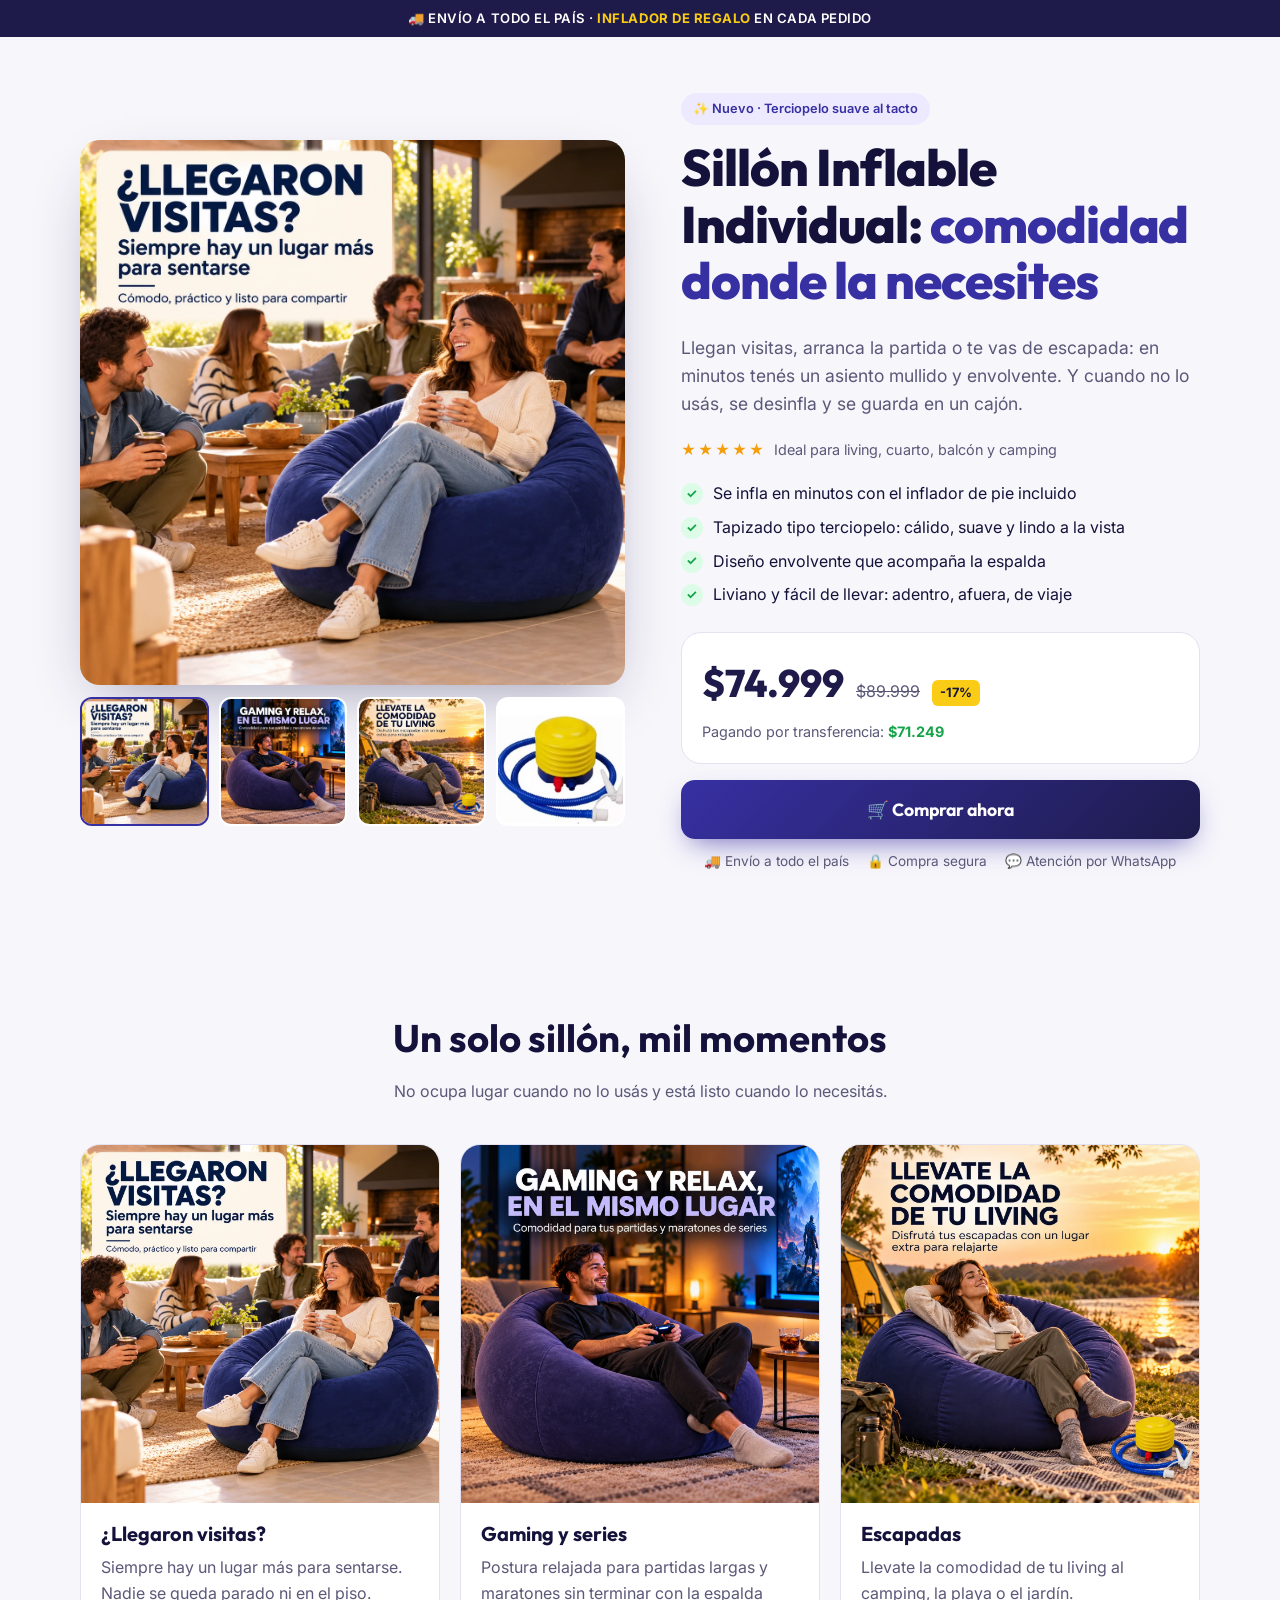
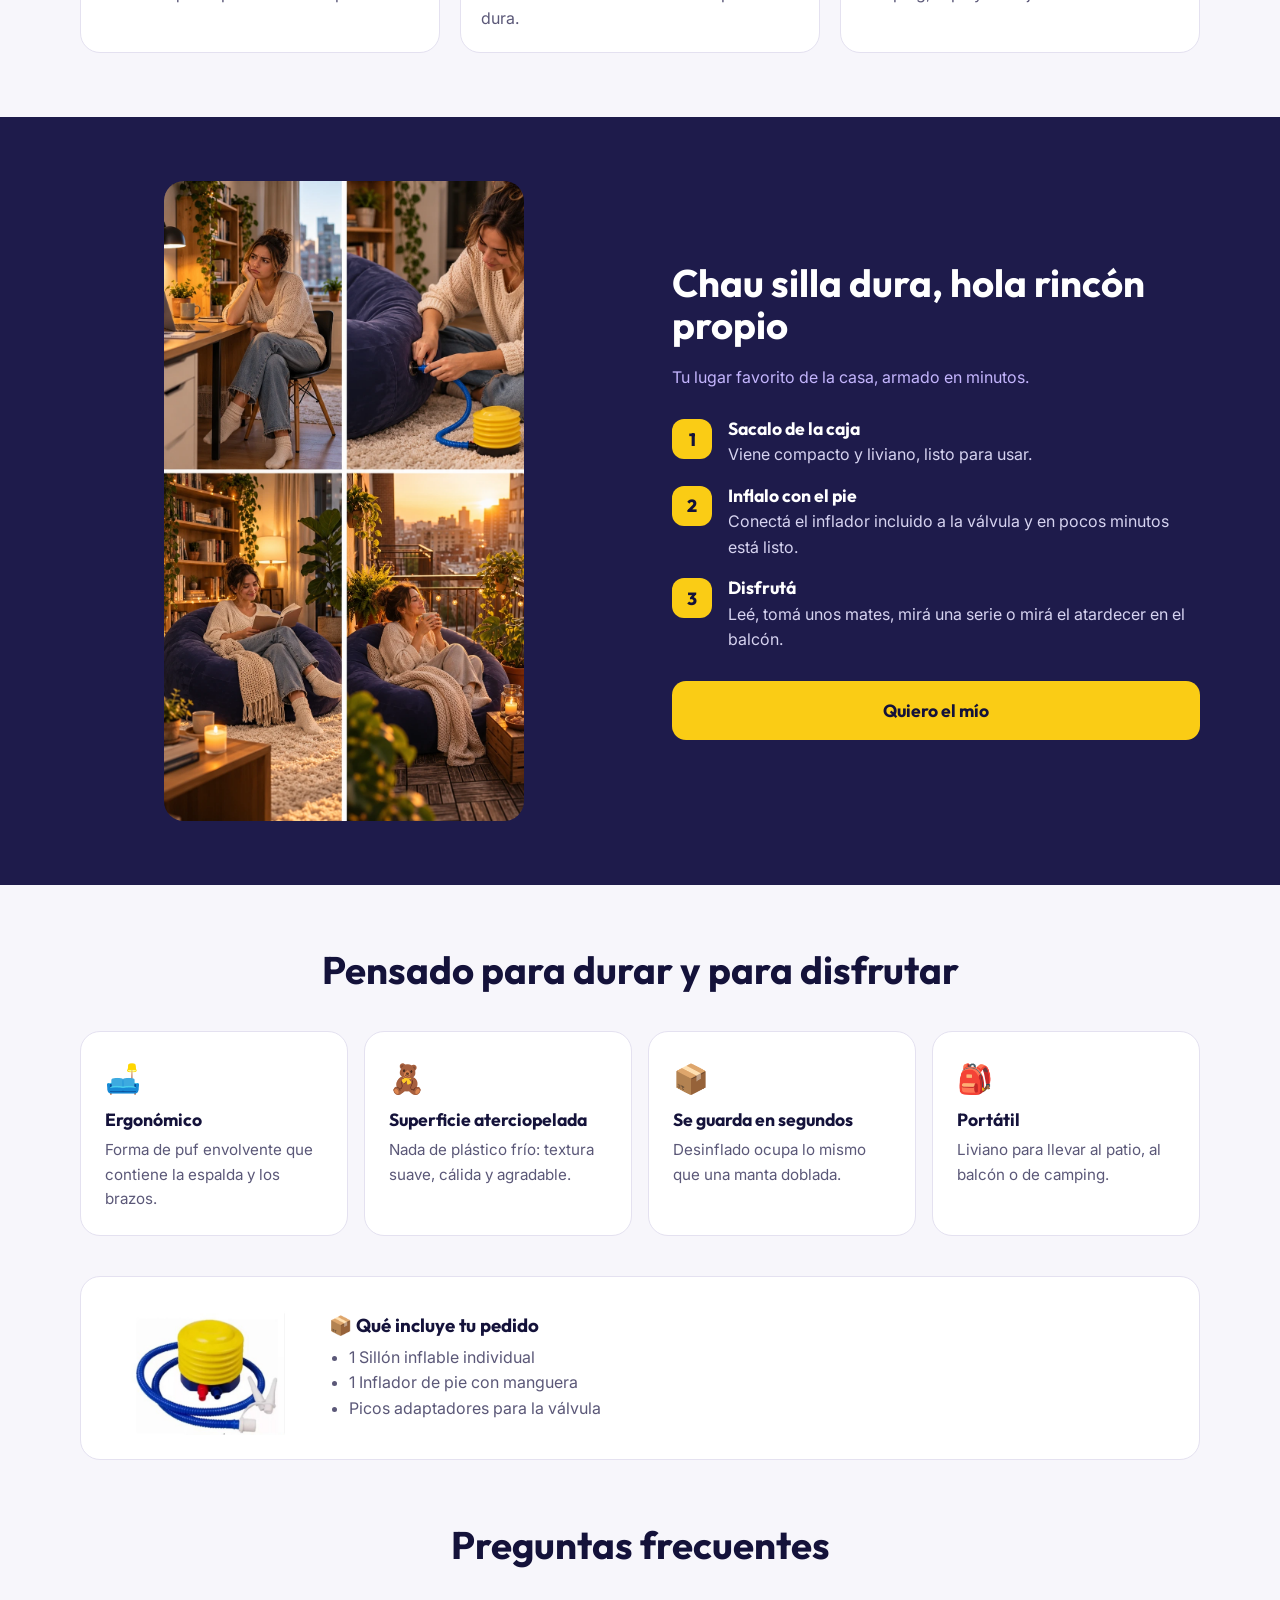
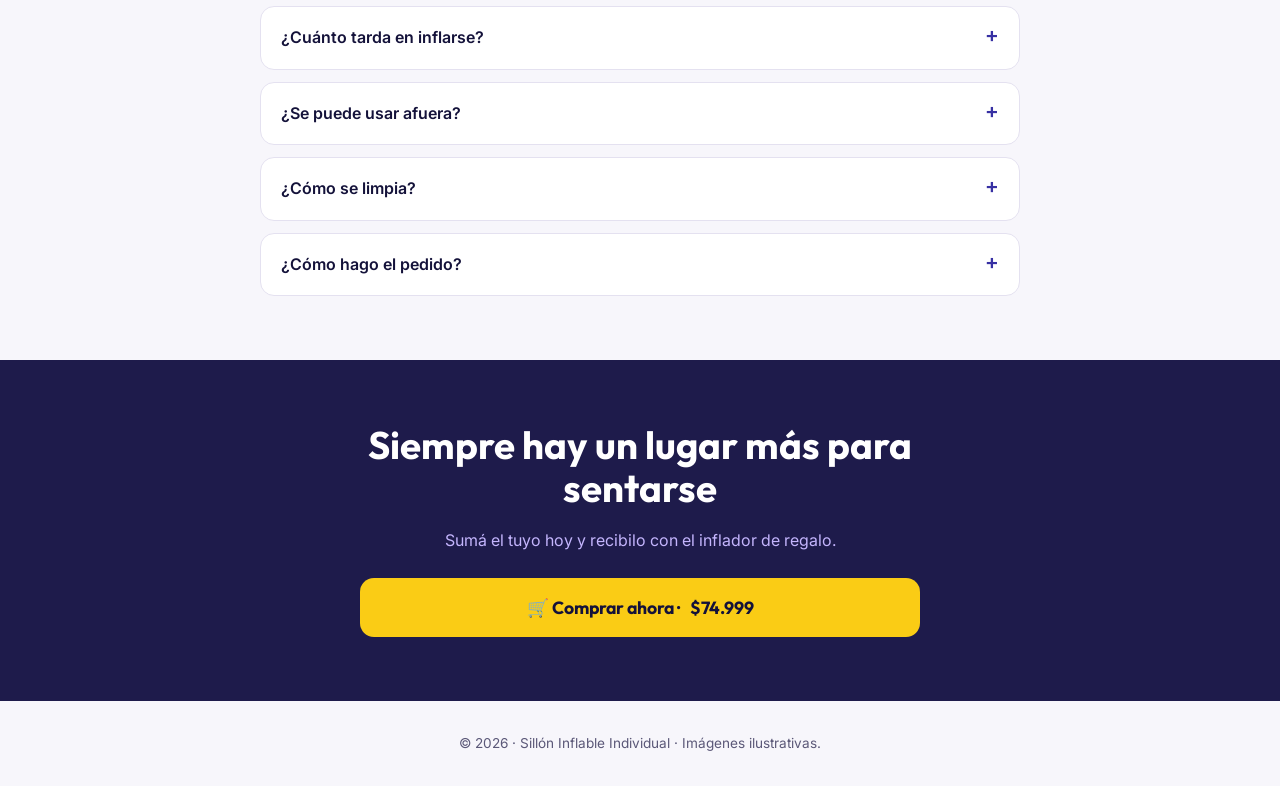
<file: sillon-inflable/index.html>
<!doctype html>
<html lang="es-AR">
<head>
  <meta charset="utf-8">
  <meta name="viewport" content="width=device-width, initial-scale=1">
  <title>Sillón Inflable Individual | Comodidad donde quieras</title>
  <meta name="description" content="Sillón inflable individual de terciopelo con inflador de pie incluido. Para visitas, gaming, lectura o camping. Se infla en minutos y se guarda en un cajón.">
  <meta property="og:title" content="Sillón Inflable Individual — Inflador incluido">
  <meta property="og:description" content="Un lugar extra para sentarte, donde quieras. Se infla en minutos.">
  <meta property="og:image" content="img/visitas.webp">
  <meta name="theme-color" content="#1e1b4b">
  <link rel="preconnect" href="https://fonts.googleapis.com">
  <link rel="preconnect" href="https://fonts.gstatic.com" crossorigin>
  <link href="https://fonts.googleapis.com/css2?family=Outfit:wght@600;800&family=Inter:wght@400;500;600&display=swap" rel="stylesheet">
  <style>
    :root {
      --ink: #14123a;
      --navy: #1e1b4b;
      --indigo: #3730a3;
      --lilac: #c4b5fd;
      --accent: #facc15;
      --bg: #f7f6fb;
      --card: #ffffff;
      --muted: #5b5878;
      --line: #e4e1f0;
      --ok: #16a34a;
      --radius: 20px;
    }
    * { box-sizing: border-box; }
    html { scroll-behavior: smooth; }
    body {
      margin: 0;
      font-family: "Inter", system-ui, sans-serif;
      color: var(--ink);
      background: var(--bg);
      line-height: 1.6;
      -webkit-font-smoothing: antialiased;
    }
    img { max-width: 100%; display: block; }
    h1, h2, h3 { font-family: "Outfit", sans-serif; line-height: 1.1; margin: 0 0 .5em; }
    .wrap { width: min(1120px, 100% - 32px); margin-inline: auto; }

    /* Top bar */
    .topbar {
      background: var(--navy); color: #fff; text-align: center;
      font-size: .82rem; font-weight: 600; letter-spacing: .04em; padding: 8px 16px;
    }
    .topbar b { color: var(--accent); }

    /* Hero */
    .hero { padding: 32px 0 56px; }
    .hero__grid { display: grid; gap: 32px; align-items: center; }
    .gallery__main {
      border-radius: var(--radius); overflow: hidden; background: #ddd;
      aspect-ratio: 1; box-shadow: 0 24px 60px -24px rgba(30, 27, 75, .45);
    }
    .gallery__main img { width: 100%; height: 100%; object-fit: cover; }
    .thumbs { display: grid; grid-template-columns: repeat(4, 1fr); gap: 10px; margin-top: 12px; }
    .thumbs button {
      padding: 0; border: 2px solid transparent; border-radius: 12px; overflow: hidden;
      aspect-ratio: 1; cursor: pointer; background: #fff; transition: border-color .2s, transform .2s;
    }
    .thumbs button:hover { transform: translateY(-2px); }
    .thumbs button[aria-current="true"] { border-color: var(--indigo); }
    .thumbs img { width: 100%; height: 100%; object-fit: cover; }

    .badge {
      display: inline-block; background: #ede9fe; color: var(--indigo);
      font-weight: 600; font-size: .8rem; padding: 6px 12px; border-radius: 999px; margin-bottom: 14px;
    }
    .hero h1 { font-size: clamp(2rem, 5vw, 3.2rem); font-weight: 800; letter-spacing: -.02em; }
    .hero h1 span { color: var(--indigo); }
    .lead { font-size: 1.1rem; color: var(--muted); margin: 0 0 20px; }
    .rating { display: flex; align-items: center; gap: 8px; font-size: .9rem; color: var(--muted); margin-bottom: 20px; }
    .rating .stars { color: #f59e0b; letter-spacing: 2px; }

    .checks { list-style: none; padding: 0; margin: 0 0 24px; display: grid; gap: 8px; }
    .checks li { display: flex; gap: 10px; align-items: flex-start; }
    .checks li::before {
      content: "✓"; flex: none; width: 22px; height: 22px; border-radius: 50%;
      background: #dcfce7; color: var(--ok); font-weight: 700; font-size: .8rem;
      display: grid; place-items: center; margin-top: 2px;
    }

    .price-box {
      background: var(--card); border: 1px solid var(--line); border-radius: var(--radius);
      padding: 20px; margin-bottom: 16px;
    }
    .price { display: flex; align-items: baseline; flex-wrap: wrap; gap: 4px 12px; }
    .price__now { font-family: "Outfit", sans-serif; font-weight: 800; font-size: 2.4rem; color: var(--navy); }
    .price__old { color: var(--muted); text-decoration: line-through; }
    .price__off { background: var(--accent); color: var(--ink); font-weight: 700; font-size: .8rem; padding: 3px 8px; border-radius: 6px; }
    .price__note { font-size: .9rem; color: var(--muted); margin: 6px 0 0; }
    .price__note b { color: var(--ok); }

    .btn {
      display: flex; align-items: center; justify-content: center; gap: 10px;
      width: 100%; padding: 18px 24px; border: 0; border-radius: 14px;
      background: linear-gradient(135deg, var(--indigo), var(--navy));
      color: #fff; font: 700 1.1rem "Outfit", sans-serif; text-decoration: none; cursor: pointer;
      box-shadow: 0 12px 28px -10px rgba(55, 48, 163, .7);
      transition: transform .15s, box-shadow .15s;
    }
    .btn:hover { transform: translateY(-2px); box-shadow: 0 16px 32px -10px rgba(55, 48, 163, .8); }
    .btn:active { transform: translateY(0); }
    .trust { display: flex; flex-wrap: wrap; justify-content: center; gap: 6px 18px; font-size: .85rem; color: var(--muted); margin-top: 12px; }

    /* Sections */
    section { padding: 64px 0; }
    .section-title { text-align: center; max-width: 640px; margin: 0 auto 40px; }
    .section-title h2 { font-size: clamp(1.7rem, 4vw, 2.4rem); }
    .section-title p { color: var(--muted); margin: 0; }

    .uses { display: grid; gap: 20px; }
    .use {
      background: var(--card); border-radius: var(--radius); overflow: hidden;
      border: 1px solid var(--line); transition: transform .2s, box-shadow .2s;
    }
    .use:hover { transform: translateY(-4px); box-shadow: 0 20px 40px -24px rgba(30, 27, 75, .4); }
    .use img { aspect-ratio: 1; object-fit: cover; width: 100%; }
    .use div { padding: 20px; }
    .use h3 { font-size: 1.25rem; }
    .use p { margin: 0; color: var(--muted); }

    .dark { background: var(--navy); color: #fff; }
    .dark .section-title p { color: var(--lilac); }
    .story { display: grid; gap: 32px; align-items: center; }
    .story img { border-radius: var(--radius); max-height: 640px; width: auto; margin-inline: auto; }
    .steps { list-style: none; counter-reset: s; padding: 0; margin: 0 0 28px; display: grid; gap: 18px; }
    .steps li { counter-increment: s; display: flex; gap: 16px; }
    .steps li::before {
      content: counter(s); flex: none; width: 40px; height: 40px; border-radius: 12px;
      background: var(--accent); color: var(--ink); font: 800 1.1rem "Outfit", sans-serif;
      display: grid; place-items: center;
    }
    .steps h3 { font-size: 1.1rem; margin-bottom: 4px; }
    .steps p { margin: 0; color: #d6d3f0; }
    .dark .btn { background: var(--accent); color: var(--ink); box-shadow: none; }

    .features { display: grid; gap: 16px; grid-template-columns: repeat(auto-fit, minmax(220px, 1fr)); }
    .feature { background: var(--card); border: 1px solid var(--line); border-radius: var(--radius); padding: 24px; }
    .feature .ico { font-size: 1.8rem; margin-bottom: 8px; }
    .feature h3 { font-size: 1.1rem; }
    .feature p { margin: 0; color: var(--muted); font-size: .95rem; }

    .included {
      display: grid; gap: 24px; align-items: center; background: var(--card);
      border: 1px solid var(--line); border-radius: var(--radius); padding: 24px; margin-top: 40px;
    }
    .included img { width: 160px; margin-inline: auto; }
    .included ul { margin: 8px 0 0; padding-left: 20px; color: var(--muted); }

    .faq { max-width: 760px; margin-inline: auto; display: grid; gap: 12px; }
    details { background: var(--card); border: 1px solid var(--line); border-radius: 14px; padding: 18px 20px; }
    summary { cursor: pointer; font-weight: 600; list-style: none; display: flex; justify-content: space-between; gap: 12px; }
    summary::-webkit-details-marker { display: none; }
    summary::after { content: "+"; font-size: 1.3rem; line-height: 1; color: var(--indigo); transition: transform .2s; }
    details[open] summary::after { transform: rotate(45deg); }
    details p { margin: 12px 0 0; color: var(--muted); }

    .final { text-align: center; }
    .final .wrap { max-width: 560px; }

    footer { text-align: center; padding: 32px 16px 110px; font-size: .85rem; color: var(--muted); }

    /* Sticky mobile CTA */
    .sticky {
      position: fixed; inset: auto 0 0 0; z-index: 10; background: rgba(255, 255, 255, .95);
      backdrop-filter: blur(8px); border-top: 1px solid var(--line);
      padding: 12px 16px; display: flex; align-items: center; gap: 12px;
      transform: translateY(100%); transition: transform .3s;
    }
    .sticky.show { transform: none; }
    .sticky__price { font: 800 1.3rem "Outfit", sans-serif; color: var(--navy); white-space: nowrap; }
    .sticky .btn { padding: 14px 18px; font-size: 1rem; }

    @media (min-width: 720px) {
      .uses { grid-template-columns: repeat(3, 1fr); }
      .included { grid-template-columns: 200px 1fr; }
    }
    @media (min-width: 960px) {
      .hero { padding: 56px 0 80px; }
      .hero__grid { grid-template-columns: 1.05fr 1fr; gap: 56px; }
      .story { grid-template-columns: 1fr 1fr; gap: 64px; }
      .sticky { display: none; }
      footer { padding-bottom: 32px; }
    }
    @media (prefers-reduced-motion: reduce) {
      * { transition: none !important; scroll-behavior: auto !important; }
    }
  </style>
</head>
<body>

<div class="topbar">🚚 ENVÍO A TODO EL PAÍS · <b>INFLADOR DE REGALO</b> EN CADA PEDIDO</div>

<!-- HERO: título, imagen, descripción, precio y botón de compra -->
<header class="hero">
  <div class="wrap hero__grid">
    <div class="gallery">
      <div class="gallery__main">
        <img id="mainImg" src="img/visitas.webp" alt="Mujer sentada en el sillón inflable azul en un living con amigos" width="1254" height="1254">
      </div>
      <div class="thumbs" role="list">
        <button type="button" aria-current="true" data-src="img/visitas.webp" data-alt="Sillón inflable en un living con visitas"><img src="img/visitas.webp" alt="" loading="lazy"></button>
        <button type="button" data-src="img/gaming.webp" data-alt="Hombre jugando videojuegos en el sillón inflable"><img src="img/gaming.webp" alt="" loading="lazy"></button>
        <button type="button" data-src="img/camping.webp" data-alt="Mujer descansando en el sillón inflable junto a un río"><img src="img/camping.webp" alt="" loading="lazy"></button>
        <button type="button" data-src="img/inflador.jpg" data-alt="Inflador de pie incluido"><img src="img/inflador.jpg" alt="" loading="lazy"></button>
      </div>
    </div>

    <div>
      <span class="badge">✨ Nuevo · Terciopelo suave al tacto</span>
      <h1>Sillón Inflable Individual: <span>comodidad donde la necesites</span></h1>
      <p class="lead">Llegan visitas, arranca la partida o te vas de escapada: en minutos tenés un asiento mullido y envolvente. Y cuando no lo usás, se desinfla y se guarda en un cajón.</p>

      <div class="rating"><span class="stars">★★★★★</span> Ideal para living, cuarto, balcón y camping</div>

      <ul class="checks">
        <li>Se infla en minutos con el inflador de pie incluido</li>
        <li>Tapizado tipo terciopelo: cálido, suave y lindo a la vista</li>
        <li>Diseño envolvente que acompaña la espalda</li>
        <li>Liviano y fácil de llevar: adentro, afuera, de viaje</li>
      </ul>

      <div class="price-box">
        <div class="price">
          <span class="price__now" data-price="precio">$74.999</span>
          <span class="price__old" data-price="precioAnterior">$89.999</span>
          <span class="price__off" id="off">-17%</span>
        </div>
        <p class="price__note">Pagando por transferencia: <b data-price="transferencia">$71.249</b></p>
      </div>

      <a class="btn buy" href="#" target="_blank" rel="noopener">🛒 Comprar ahora</a>
      <div class="trust">
        <span>🚚 Envío a todo el país</span>
        <span>🔒 Compra segura</span>
        <span>💬 Atención por WhatsApp</span>
      </div>
    </div>
  </div>
</header>

<!-- USOS -->
<section>
  <div class="wrap">
    <div class="section-title">
      <h2>Un solo sillón, mil momentos</h2>
      <p>No ocupa lugar cuando no lo usás y está listo cuando lo necesitás.</p>
    </div>
    <div class="uses">
      <article class="use">
        <img src="img/visitas.webp" alt="Reunión con amigos y el sillón inflable" loading="lazy">
        <div>
          <h3>¿Llegaron visitas?</h3>
          <p>Siempre hay un lugar más para sentarse. Nadie se queda parado ni en el piso.</p>
        </div>
      </article>
      <article class="use">
        <img src="img/gaming.webp" alt="Gaming en el sillón inflable" loading="lazy">
        <div>
          <h3>Gaming y series</h3>
          <p>Postura relajada para partidas largas y maratones sin terminar con la espalda dura.</p>
        </div>
      </article>
      <article class="use">
        <img src="img/camping.webp" alt="Sillón inflable de camping" loading="lazy">
        <div>
          <h3>Escapadas</h3>
          <p>Llevate la comodidad de tu living al camping, la playa o el jardín.</p>
        </div>
      </article>
    </div>
  </div>
</section>

<!-- CÓMO FUNCIONA -->
<section class="dark">
  <div class="wrap story">
    <img src="img/antes-despues.webp" alt="Antes: silla incómoda. Después: inflando el sillón y disfrutándolo en el living y el balcón" loading="lazy" width="941" height="1672">
    <div>
      <div class="section-title" style="text-align:left;margin:0 0 28px">
        <h2>Chau silla dura, hola rincón propio</h2>
        <p>Tu lugar favorito de la casa, armado en minutos.</p>
      </div>
      <ol class="steps">
        <li><div><h3>Sacalo de la caja</h3><p>Viene compacto y liviano, listo para usar.</p></div></li>
        <li><div><h3>Inflalo con el pie</h3><p>Conectá el inflador incluido a la válvula y en pocos minutos está listo.</p></div></li>
        <li><div><h3>Disfrutá</h3><p>Leé, tomá unos mates, mirá una serie o mirá el atardecer en el balcón.</p></div></li>
      </ol>
      <a class="btn buy" href="#" target="_blank" rel="noopener">Quiero el mío</a>
    </div>
  </div>
</section>

<!-- CARACTERÍSTICAS -->
<section>
  <div class="wrap">
    <div class="section-title">
      <h2>Pensado para durar y para disfrutar</h2>
    </div>
    <div class="features">
      <div class="feature"><div class="ico">🛋️</div><h3>Ergonómico</h3><p>Forma de puf envolvente que contiene la espalda y los brazos.</p></div>
      <div class="feature"><div class="ico">🧸</div><h3>Superficie aterciopelada</h3><p>Nada de plástico frío: textura suave, cálida y agradable.</p></div>
      <div class="feature"><div class="ico">📦</div><h3>Se guarda en segundos</h3><p>Desinflado ocupa lo mismo que una manta doblada.</p></div>
      <div class="feature"><div class="ico">🎒</div><h3>Portátil</h3><p>Liviano para llevar al patio, al balcón o de camping.</p></div>
    </div>

    <div class="included">
      <img src="img/inflador.jpg" alt="Inflador de pie amarillo y azul con manguera y picos" loading="lazy">
      <div>
        <h3>📦 Qué incluye tu pedido</h3>
        <ul>
          <li>1 Sillón inflable individual</li>
          <li>1 Inflador de pie con manguera</li>
          <li>Picos adaptadores para la válvula</li>
        </ul>
      </div>
    </div>
  </div>
</section>

<!-- FAQ -->
<section style="padding-top:0">
  <div class="wrap">
    <div class="section-title"><h2>Preguntas frecuentes</h2></div>
    <div class="faq">
      <details><summary>¿Cuánto tarda en inflarse?</summary><p>Con el inflador de pie incluido, unos pocos minutos. También podés usar un inflador eléctrico si tenés uno.</p></details>
      <details><summary>¿Se puede usar afuera?</summary><p>Sí. Es ideal para balcón, jardín o camping. Te recomendamos apoyarlo sobre una manta o superficie sin objetos punzantes.</p></details>
      <details><summary>¿Cómo se limpia?</summary><p>Con un paño apenas húmedo. Dejalo secar antes de guardarlo desinflado.</p></details>
      <details><summary>¿Cómo hago el pedido?</summary><p>Tocá "Comprar ahora", te escribimos por WhatsApp para confirmar tus datos de envío y forma de pago.</p></details>
    </div>
  </div>
</section>

<!-- CTA FINAL -->
<section class="dark final">
  <div class="wrap">
    <h2 style="font-size:clamp(1.7rem,4vw,2.4rem)">Siempre hay un lugar más para sentarse</h2>
    <p style="color:var(--lilac);margin:0 0 24px">Sumá el tuyo hoy y recibilo con el inflador de regalo.</p>
    <a class="btn buy" href="#" target="_blank" rel="noopener">🛒 Comprar ahora · <span data-price="precio">$74.999</span></a>
  </div>
</section>

<footer>© <span id="year">2026</span> · Sillón Inflable Individual · Imágenes ilustrativas.</footer>

<div class="sticky" id="sticky">
  <span class="sticky__price" data-price="precio">$74.999</span>
  <a class="btn buy" href="#" target="_blank" rel="noopener">Comprar ahora</a>
</div>

<script>
  /* ===== CONFIGURACIÓN: editá precio y WhatsApp acá ===== */
  var CONFIG = {
    precio: 74999,          // precio final
    precioAnterior: 89999,  // precio tachado (null para ocultarlo)
    descuento: 5,           // % off pagando por transferencia (0 para ocultarlo)
    whatsapp: "5493413088480",
    mensaje: "¡Hola! Quiero comprar el Sillón Inflable Individual"
  };

  var fmt = function (n) { return "$" + Math.round(n).toLocaleString("es-AR"); };
  var transfer = CONFIG.precio * (1 - CONFIG.descuento / 100);

  document.querySelectorAll("[data-price]").forEach(function (el) {
    var key = el.getAttribute("data-price");
    if (key === "precio") el.textContent = fmt(CONFIG.precio);
    if (key === "transferencia") el.textContent = fmt(transfer);
    if (key === "precioAnterior") {
      if (CONFIG.precioAnterior) el.textContent = fmt(CONFIG.precioAnterior);
      else el.remove();
    }
  });
  var off = document.getElementById("off");
  if (CONFIG.precioAnterior) off.textContent = "-" + Math.round((1 - CONFIG.precio / CONFIG.precioAnterior) * 100) + "%";
  else off.remove();
  if (!CONFIG.descuento) document.querySelector(".price__note").remove();

  var waUrl = "https://wa.me/" + CONFIG.whatsapp + "?text=" + encodeURIComponent(CONFIG.mensaje + " (" + fmt(CONFIG.precio) + ")");
  document.querySelectorAll(".buy").forEach(function (a) { a.href = waUrl; });

  // Galería
  var main = document.getElementById("mainImg");
  var thumbs = document.querySelectorAll(".thumbs button");
  thumbs.forEach(function (b) {
    b.addEventListener("click", function () {
      main.src = b.dataset.src;
      main.alt = b.dataset.alt;
      thumbs.forEach(function (t) { t.removeAttribute("aria-current"); });
      b.setAttribute("aria-current", "true");
    });
  });

  // Barra de compra fija en mobile: aparece al pasar el primer botón
  var sticky = document.getElementById("sticky");
  var firstBuy = document.querySelector(".hero .buy");
  if ("IntersectionObserver" in window) {
    new IntersectionObserver(function (e) {
      sticky.classList.toggle("show", !e[0].isIntersecting && e[0].boundingClientRect.top < 0);
    }).observe(firstBuy);
  }

  document.getElementById("year").textContent = new Date().getFullYear();
</script>
</body>
</html>
</file>
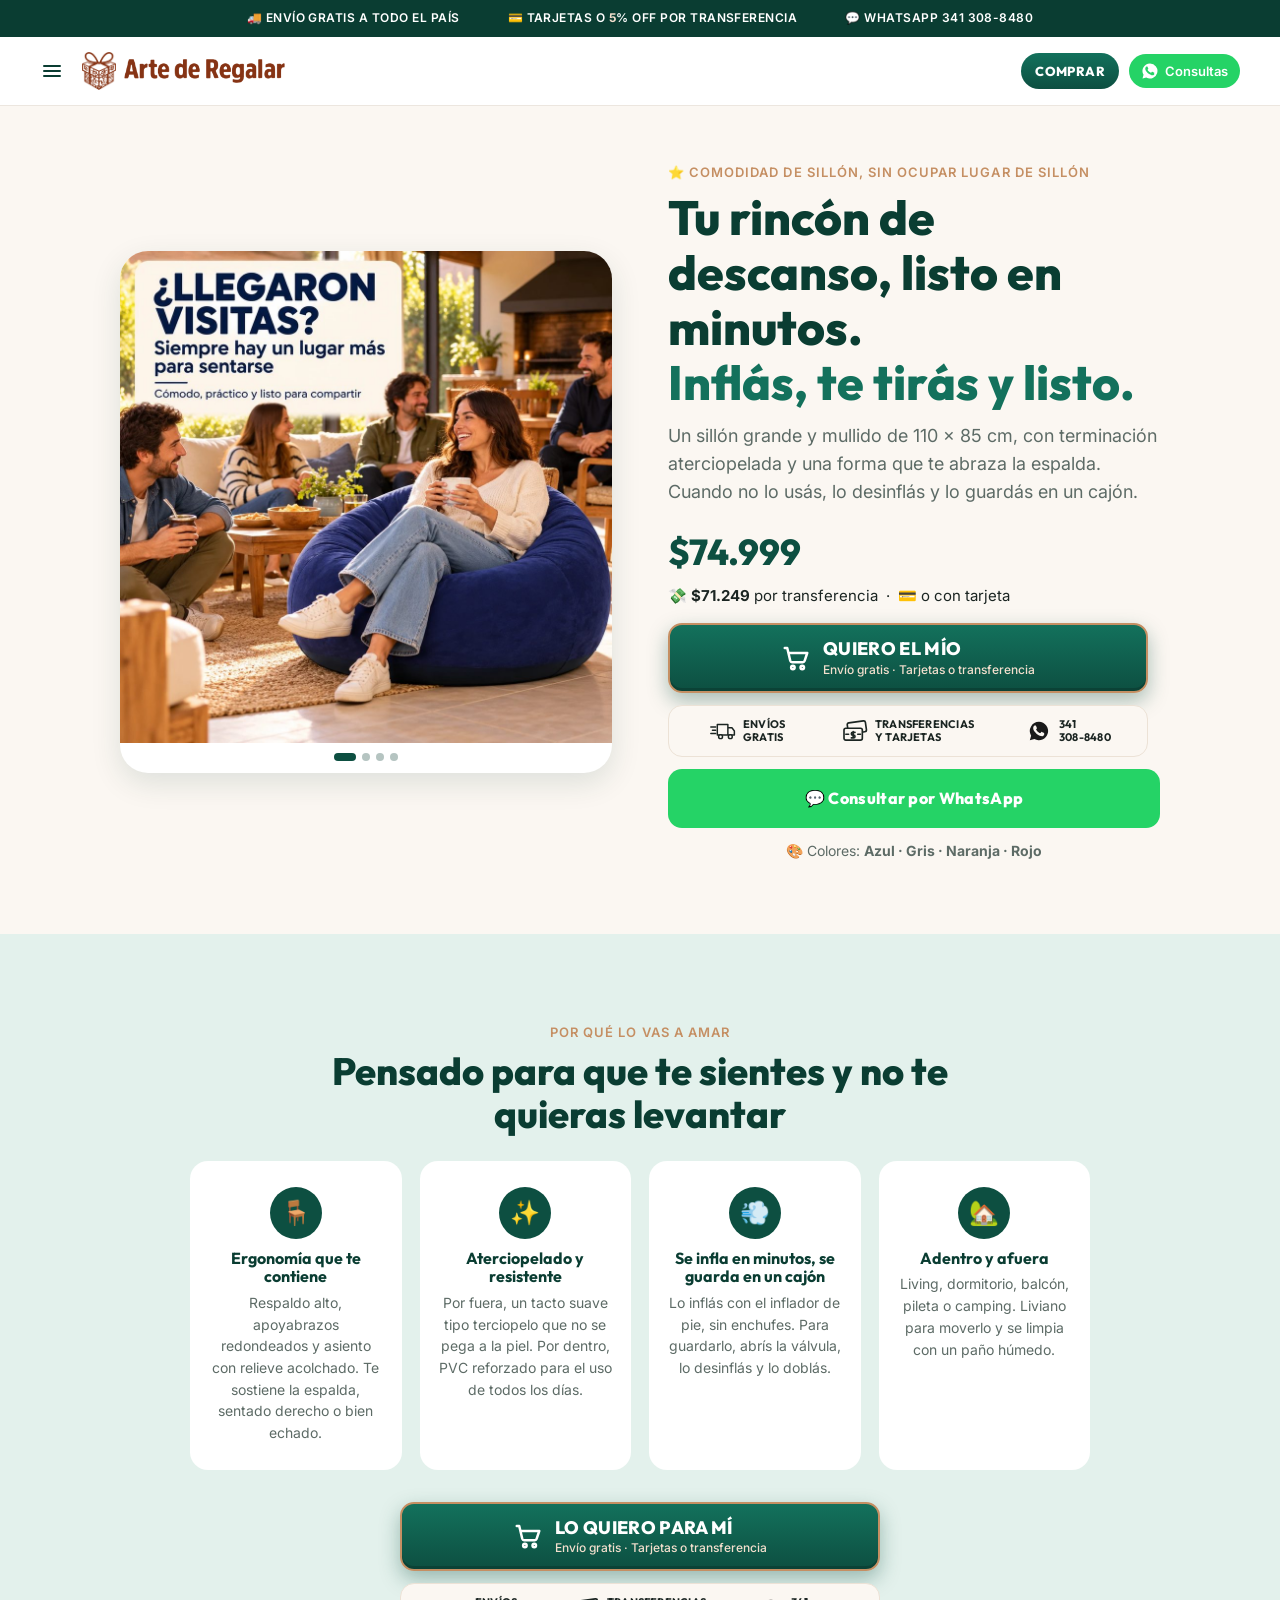
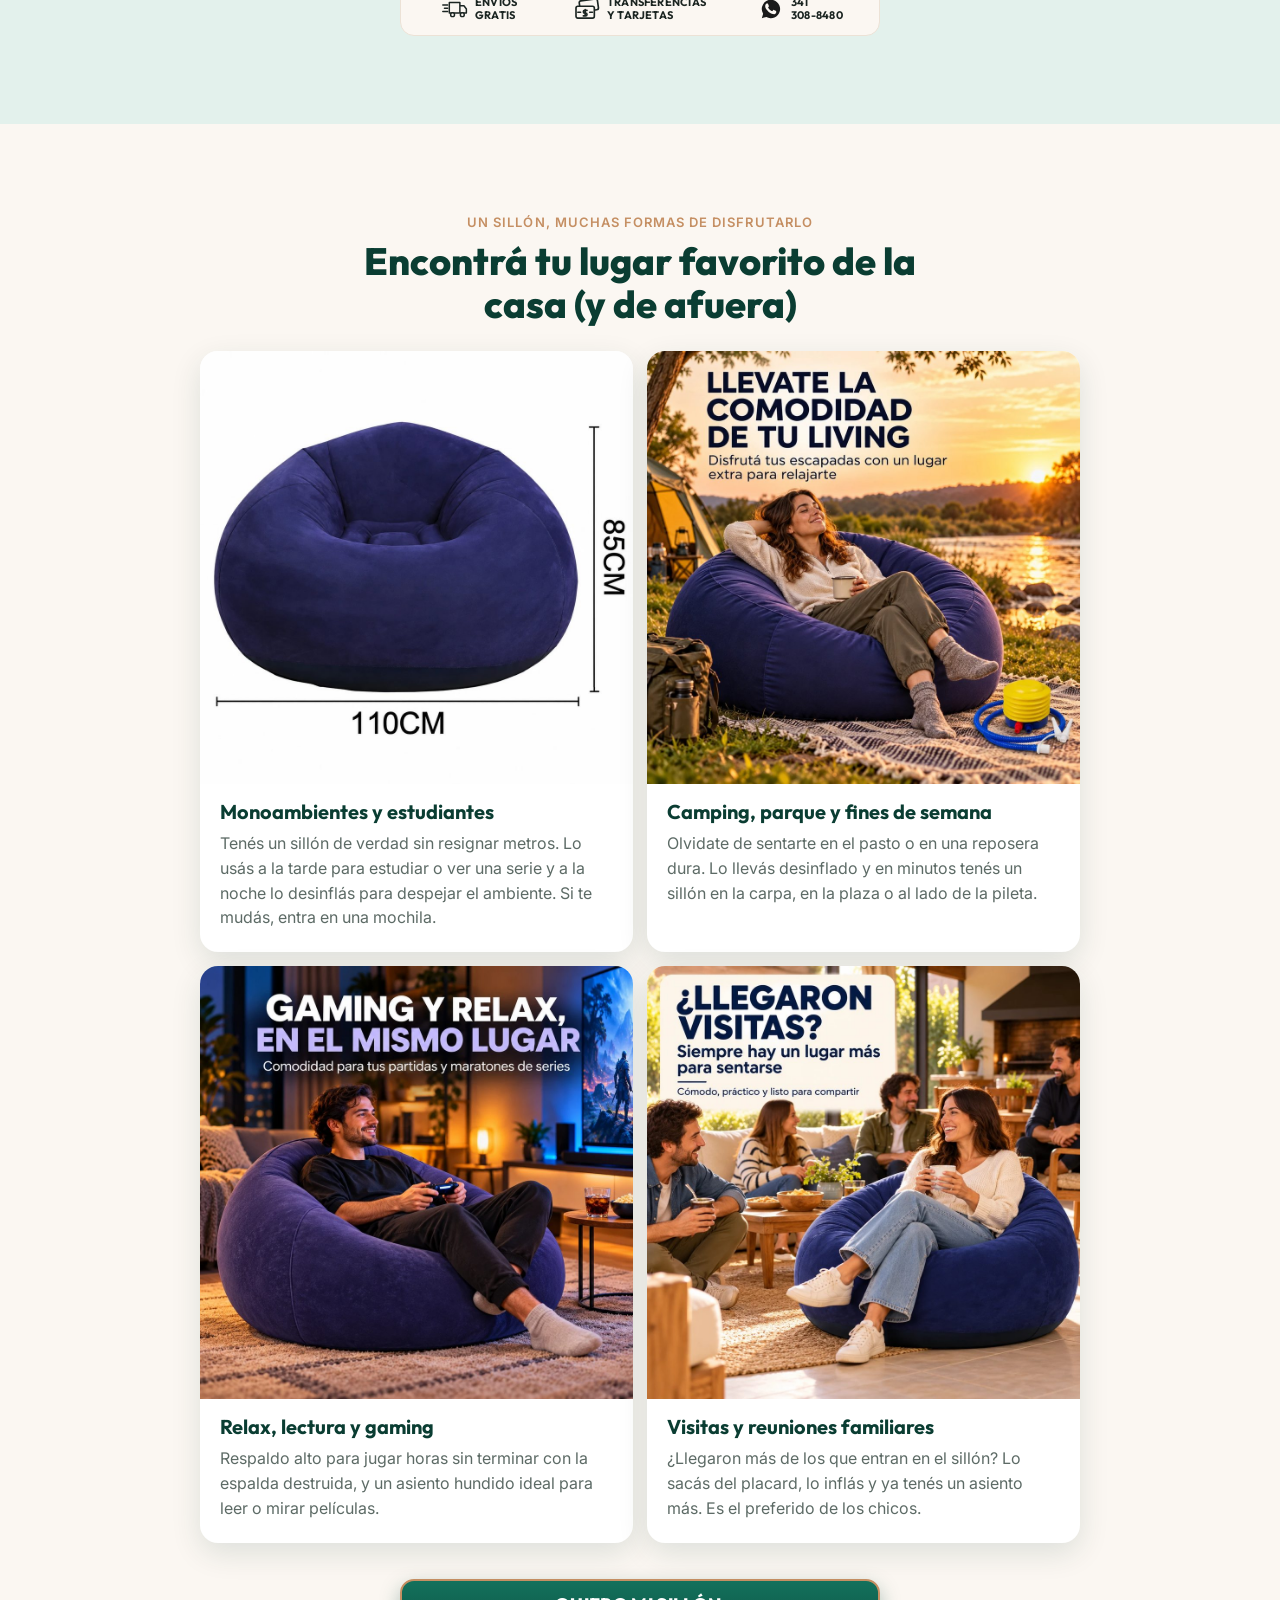
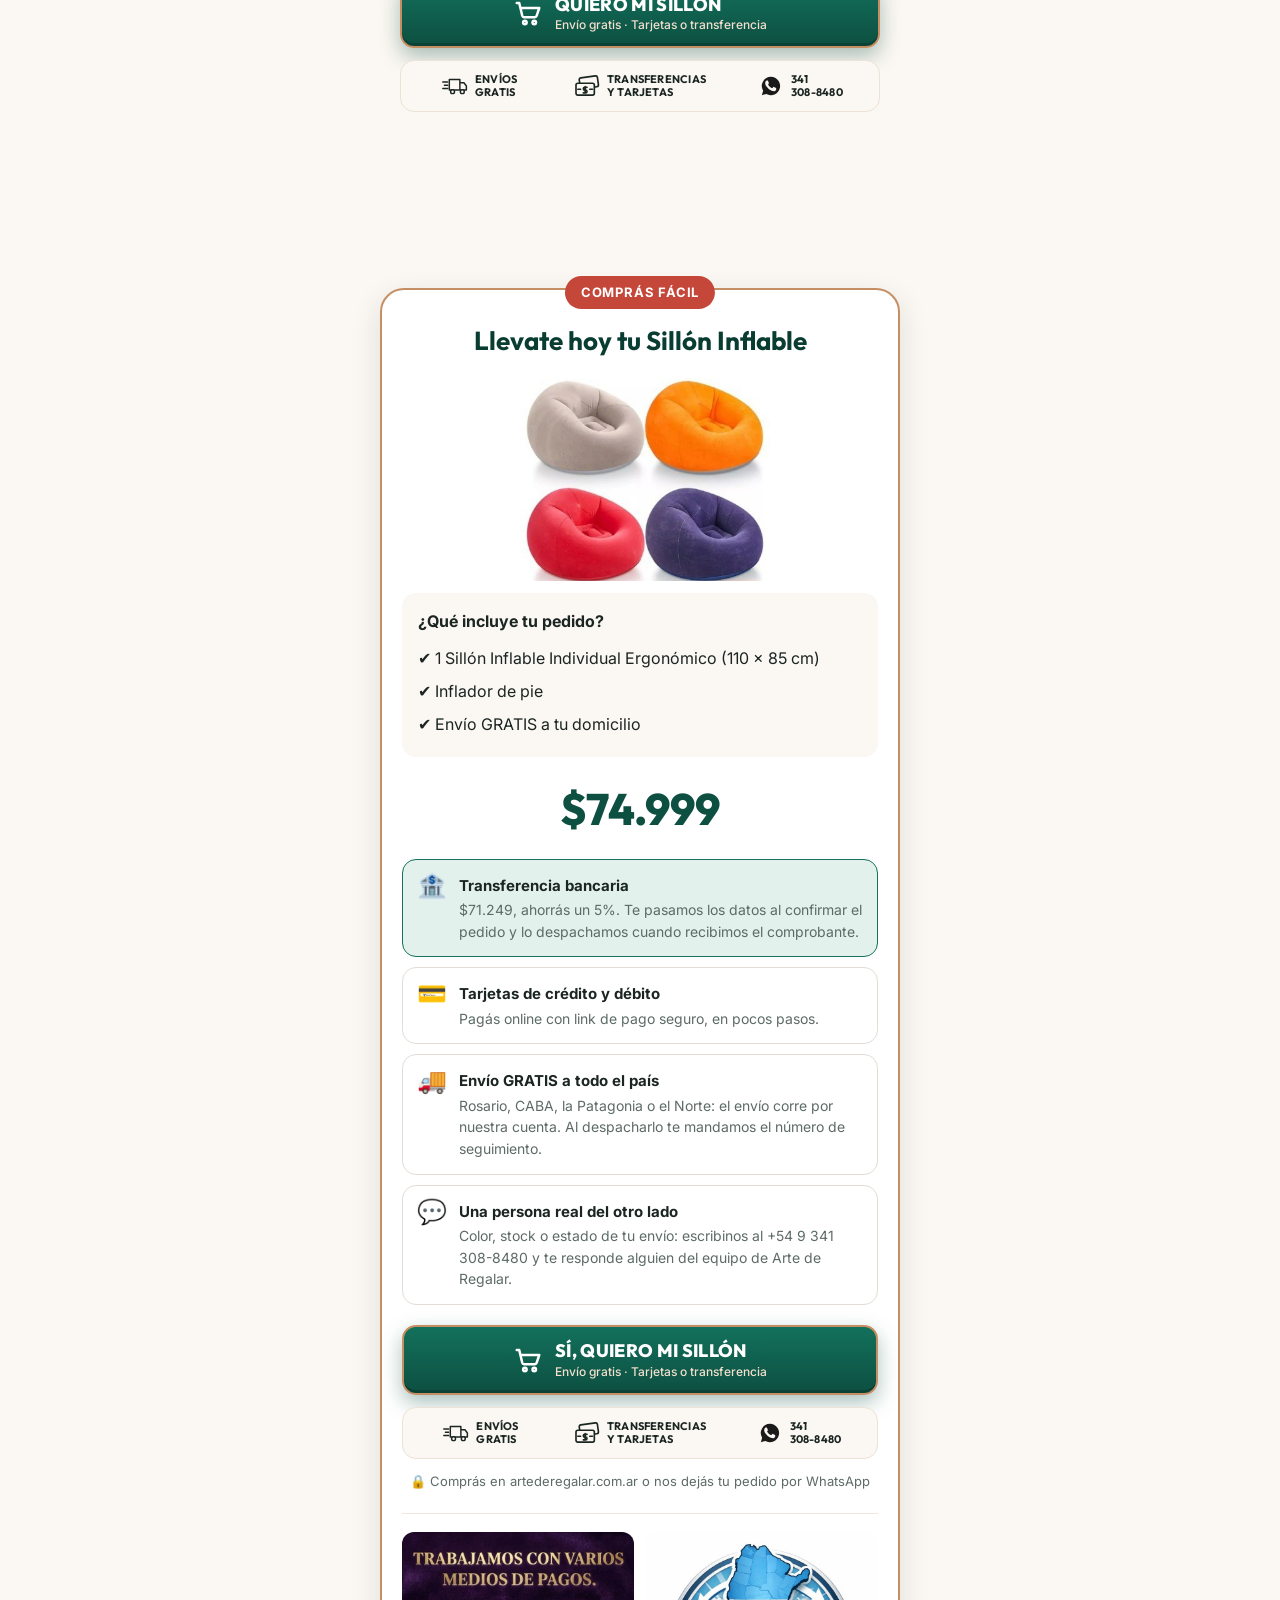
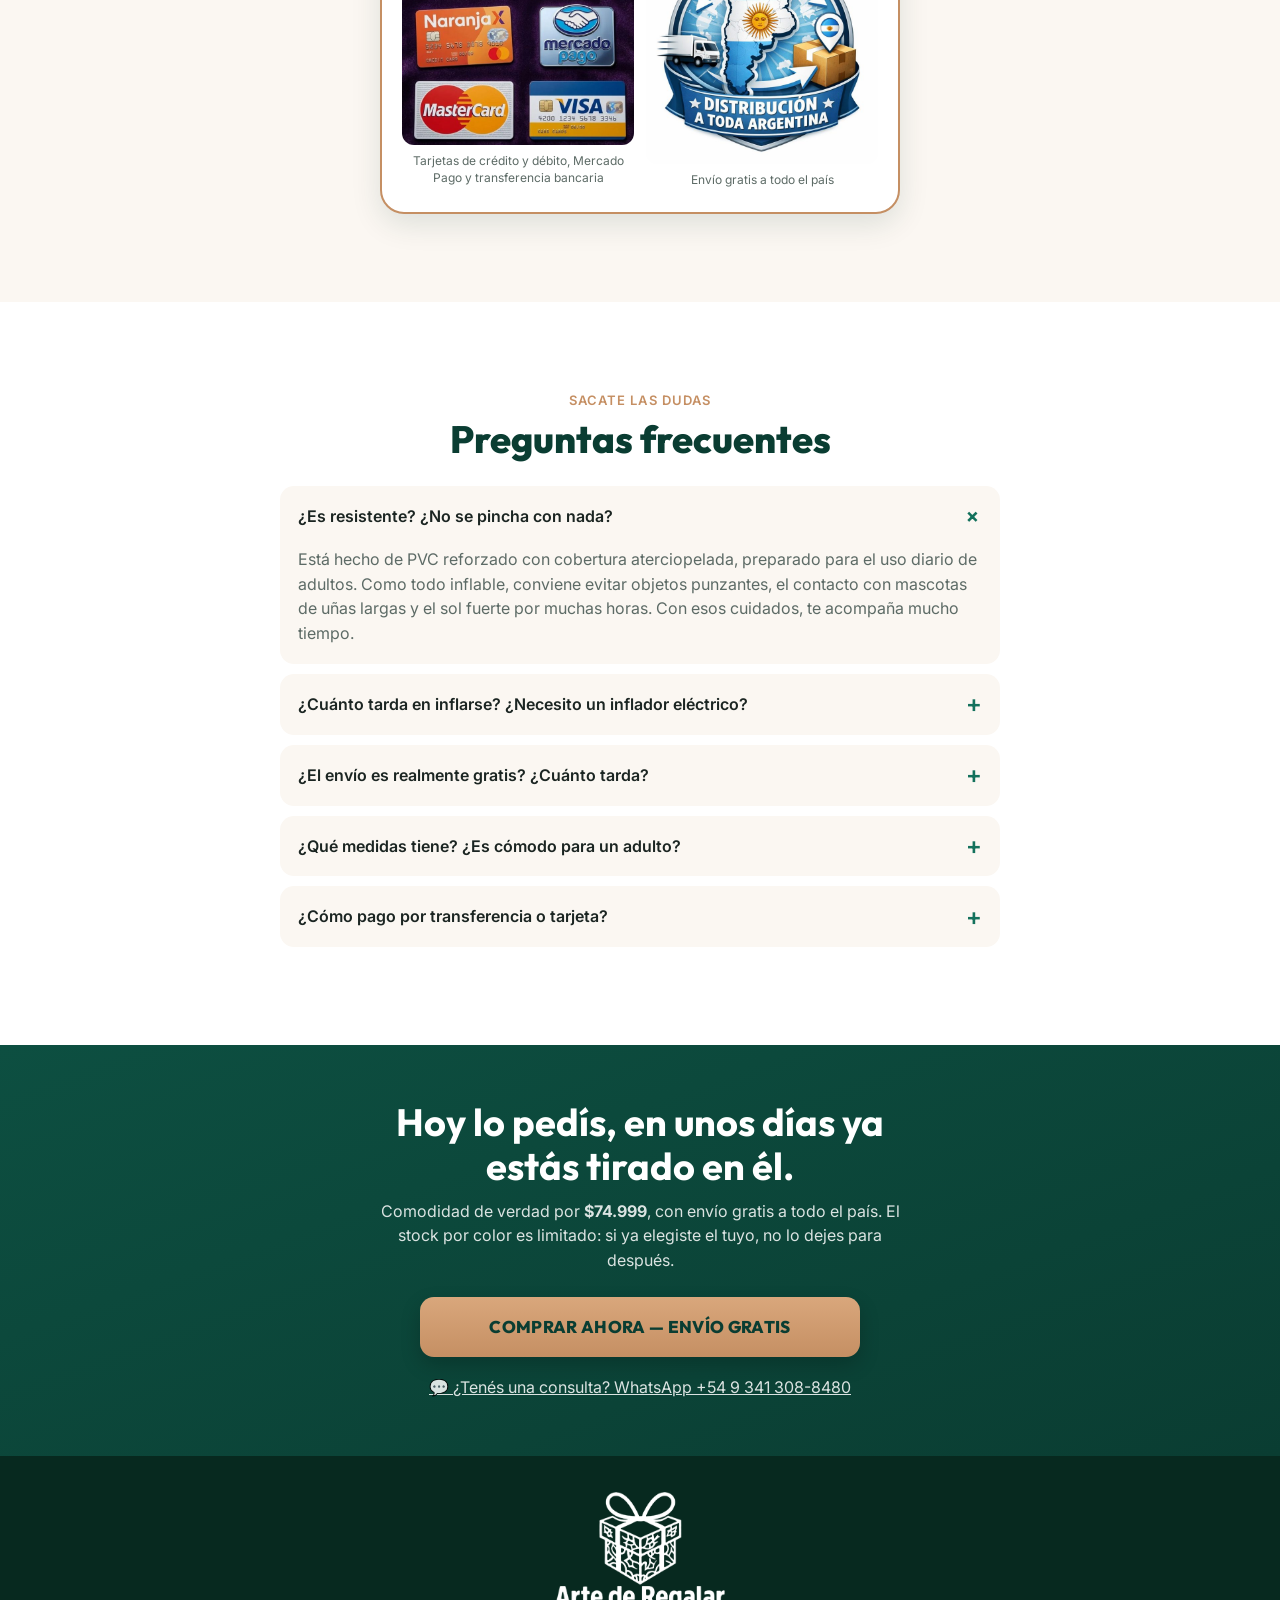
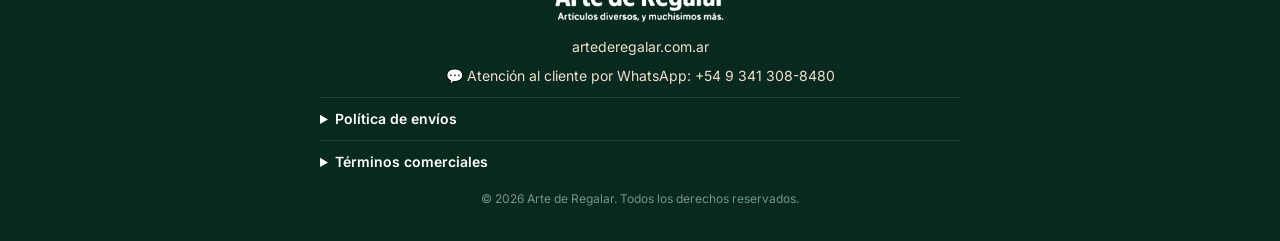
<file: sillon/index.html>
<!doctype html>
<html lang="es-AR">
<head>
  <meta charset="utf-8">
  <meta name="viewport" content="width=device-width, initial-scale=1">
  <title>Sillón Inflable Individual Ergonómico | Arte de Regalar</title>
  <meta name="description" content="Sillón inflable de 110 × 85 cm con terminación aterciopelada. Se infla en minutos y se guarda en un cajón. Envío GRATIS a todo el país. Pagá con tarjeta o transferencia.">
  <meta property="og:title" content="Sillón Inflable Individual Ergonómico — Envío Gratis">
  <meta property="og:description" content="Comodidad de sillón, sin ocupar lugar de sillón. Inflás, te tirás y listo.">
  <meta property="og:image" content="assets/sillon-visitas.jpg">
  <meta name="theme-color" content="#0d4f41">
  <link rel="icon" type="image/png" href="../assets/favicon.png">
  <link rel="preconnect" href="https://fonts.googleapis.com">
  <link rel="preconnect" href="https://fonts.gstatic.com" crossorigin>
  <link href="https://fonts.googleapis.com/css2?family=Outfit:wght@500;700;800&family=Inter:wght@400;500;600&display=swap" rel="stylesheet">
  <link rel="stylesheet" href="../styles.css">
</head>
<body id="top">

<!-- ============================================================
  1. CINTA SUPERIOR: envío gratis, medios de pago y WhatsApp.
============================================================= -->
<div class="topbar" role="region" aria-label="Beneficios">
  <div class="topbar__track">
    <span>🚚 ENVÍO GRATIS A TODO EL PAÍS</span>
    <span>💳 TARJETAS O <b data-cfg="descuento">5</b>% OFF POR TRANSFERENCIA</span>
    <span>💬 WHATSAPP 341 308-8480</span>
    <span aria-hidden="true">🚚 ENVÍO GRATIS A TODO EL PAÍS</span>
    <span aria-hidden="true">💳 TARJETAS O <b data-cfg="descuento">5</b>% OFF POR TRANSFERENCIA</span>
    <span aria-hidden="true">💬 WHATSAPP 341 308-8480</span>
  </div>
</div>

<header class="nav">
  <button class="nav__menu" type="button" aria-label="Abrir menú" aria-expanded="false" aria-controls="menu">
    <svg viewBox="0 0 24 24" width="24" height="24" aria-hidden="true" fill="none" stroke="currentColor" stroke-width="2" stroke-linecap="round"><path d="M4 7h16M4 12h16M4 17h16"/></svg>
  </button>
  <a class="nav__brand" href="https://artederegalar.com.ar" aria-label="Arte de Regalar">
    <img src="../assets/logo-regalo.png" alt="" width="142" height="160">
    <img src="../assets/logo-texto.png" alt="Arte de Regalar" width="539" height="80">
  </a>
  <a class="nav__buy" href="#oferta">Comprar</a>
  <a class="nav__wa" href="https://wa.me/5493413088480" target="_blank" rel="noopener" aria-label="Consultanos por WhatsApp">
    <svg viewBox="0 0 24 24" width="18" height="18" aria-hidden="true"><path fill="currentColor" d="M12 2a10 10 0 0 0-8.6 15.1L2 22l5-1.3A10 10 0 1 0 12 2Zm5.8 14.2c-.2.7-1.4 1.3-2 1.4-.5.1-1.2.1-1.9-.1a17 17 0 0 1-1.8-.7 13.7 13.7 0 0 1-5.2-4.6c-.4-.5-1.2-1.7-1.2-3.2s.8-2.3 1.1-2.6c.3-.3.6-.4.8-.4h.6c.2 0 .4 0 .6.5l.9 2.1c.1.2.1.4 0 .5l-.3.5-.4.5c-.1.1-.3.3-.1.6.2.3.8 1.3 1.7 2.1 1.2 1 2.1 1.4 2.4 1.5.3.1.5.1.6-.1l.9-1.1c.2-.3.4-.2.6-.1l2 1c.3.1.5.2.5.3.1.2.1.8-.1 1.4Z"/></svg>
    <span>Consultas</span>
  </a>
</header>

<!-- Menú lateral desplegable (estilo tiendas Emidica) -->
<div class="drawer" id="menu" aria-hidden="true">
  <div class="drawer__overlay" data-close></div>
  <nav class="drawer__panel" aria-label="Menú">
    <div class="drawer__head">
      <img src="../assets/logo.png" alt="Arte de Regalar" width="473" height="360">
      <button class="drawer__close" type="button" aria-label="Cerrar menú" data-close>
        <svg viewBox="0 0 24 24" width="24" height="24" aria-hidden="true" fill="none" stroke="currentColor" stroke-width="2" stroke-linecap="round"><path d="M6 6l12 12M18 6L6 18"/></svg>
      </button>
    </div>
    <p class="drawer__label">Sillón Inflable</p>
    <ul class="drawer__links">
      <li><a href="#top" data-close>Inicio</a></li>
      <li><a href="#beneficios" data-close>Beneficios</a></li>
      <li><a href="#usos" data-close>Usos</a></li>
      <li><a href="#oferta" data-close>Precio, pagos y envío</a></li>
      <li><a href="#preguntas" data-close>Preguntas frecuentes</a></li>
    </ul>
    <p class="drawer__label">Arte de Regalar</p>
    <ul class="drawer__links">
      <li><a href="https://artederegalar.com.ar">Ver toda la tienda</a></li>
      <li><a href="https://wa.me/5493413088480" target="_blank" rel="noopener">Contacto por WhatsApp</a></li>
    </ul>
    <a class="btn btn--primary drawer__buy" href="#oferta" data-close>COMPRAR SILLÓN</a>
    <p class="drawer__foot">🚚 Envío gratis a todo el país</p>
  </nav>
</div>

<main>

<!-- ============================================================
  2. HERO
  Visual: galería deslizable con las piezas de uso (visitas, gaming,
  camping) + foto con medidas + colores. Debajo: H1 + H2 + precio +
  compra directa + consulta por WhatsApp + badges de confianza.
============================================================= -->
<section class="hero">
  <div class="hero__media gallery">
    <div class="gallery__track" tabindex="0" aria-label="Fotos del producto">
      <img src="assets/sillon-visitas.jpg" alt="¿Llegaron visitas? Siempre hay un lugar más para sentarse: mujer tomando un café en el sillón inflable azul durante una reunión" width="1000" height="1000" fetchpriority="high">
      <img src="assets/sillon-gaming.jpg" alt="Gaming y relax en el mismo lugar: hombre jugando a la consola recostado en el sillón inflable" width="1000" height="1000" loading="lazy">
      <img src="assets/sillon-camping.jpg" alt="Llevate la comodidad de tu living: mujer descansando en el sillón inflable junto al río, con el inflador de pie" width="1000" height="1000" loading="lazy">
      <img src="assets/sillon-medidas.jpg" alt="Sillón inflable azul con medidas: 110 cm de ancho por 85 cm de alto" width="1000" height="1000" loading="lazy">
    </div>
    <div class="gallery__dots" aria-hidden="true"></div>
  </div>

  <div class="hero__copy">
    <p class="eyebrow">⭐ Comodidad de sillón, sin ocupar lugar de sillón</p>
    <h1>Tu rincón de descanso, listo en minutos. <span>Inflás, te tirás y listo.</span></h1>
    <h2>Un sillón grande y mullido de 110 × 85 cm, con terminación aterciopelada y una forma que te abraza la espalda. Cuando no lo usás, lo desinflás y lo guardás en un cajón.</h2>

    <div class="price">
      <div class="price__row">
        <span class="price__old" hidden data-cfg="precioAnterior">$79.999</span>
        <span class="price__now" data-cfg="precio">$74.999</span>
      </div>
      <p class="price__alt">💸 <b data-cfg="precioTransferencia">$71.249</b> por transferencia &nbsp;·&nbsp; 💳 o con tarjeta</p>
    </div>

    <div class="buybox">
      <a class="btn btn--buy js-buy" href="#">
        <svg viewBox="0 0 24 24" aria-hidden="true" fill="none" stroke="currentColor" stroke-width="2" stroke-linecap="round" stroke-linejoin="round"><path d="M3 4h2l2.4 10.2a1.5 1.5 0 0 0 1.5 1.1h8.6a1.5 1.5 0 0 0 1.4-1l2.1-6.3H6.2"/><circle cx="9.5" cy="19.5" r="1.4"/><circle cx="17" cy="19.5" r="1.4"/></svg>
        <span>QUIERO EL MÍO<small>Envío gratis · Tarjetas o transferencia</small></span>
      </a>
      <ul class="perks">
        <li><svg viewBox="0 0 32 24" aria-hidden="true" fill="none" stroke="currentColor" stroke-width="1.8" stroke-linejoin="round"><path d="M9 4h13v13H9zM22 8h5l3 4v5h-8"/><circle cx="13" cy="19" r="2.4" fill="var(--cream)"/><circle cx="25" cy="19" r="2.4" fill="var(--cream)"/><path d="M1 7h6M3 11h4M1 15h6" stroke-linecap="round"/></svg><span>ENVÍOS<br>GRATIS</span></li>
        <li><svg viewBox="0 0 28 24" aria-hidden="true" fill="none" stroke="currentColor" stroke-width="1.8" stroke-linejoin="round"><rect x="6" y="2" width="20" height="12" rx="2" transform="rotate(-8 16 8)"/><rect x="2" y="9" width="20" height="13" rx="2" fill="var(--cream)"/><path d="M12 12.5v7M14 13.5h-2.5a1.5 1.5 0 0 0 0 3h1a1.5 1.5 0 0 1 0 3H10" stroke-linecap="round"/><path d="M4 15.5h3M17 15.5h3" stroke-linecap="round"/></svg><span>TRANSFERENCIAS<br>Y TARJETAS</span></li>
        <li><svg viewBox="0 0 24 24" aria-hidden="true"><path fill="currentColor" d="M12 2a10 10 0 0 0-8.6 15.1L2 22l5-1.3A10 10 0 1 0 12 2Zm5.8 14.2c-.2.7-1.4 1.3-2 1.4-.5.1-1.2.1-1.9-.1a17 17 0 0 1-1.8-.7 13.7 13.7 0 0 1-5.2-4.6c-.4-.5-1.2-1.7-1.2-3.2s.8-2.3 1.1-2.6c.3-.3.6-.4.8-.4h.6c.2 0 .4 0 .6.5l.9 2.1c.1.2.1.4 0 .5l-.3.5-.4.5c-.1.1-.3.3-.1.6.2.3.8 1.3 1.7 2.1 1.2 1 2.1 1.4 2.4 1.5.3.1.5.1.6-.1l.9-1.1c.2-.3.4-.2.6-.1l2 1c.3.1.5.2.5.3.1.2.1.8-.1 1.4Z"/></svg><span>341<br>308-8480</span></li>
      </ul>
    </div>
    <a class="btn btn--wa hero__wa" href="https://wa.me/5493413088480?text=Hola!%20Tengo%20una%20consulta%20sobre%20el%20Sill%C3%B3n%20Inflable" target="_blank" rel="noopener">💬 Consultar por WhatsApp</a>
    <p class="hero__colors">🎨 Colores: <b>Azul · Gris · Naranja · Rojo</b></p>
  </div>
</section>

<!-- ============================================================
  3. BENEFICIOS PRINCIPALES
  Visual: 4 bloques con ícono circular. En mobile: grilla 2x2.
============================================================= -->
<section class="section features" id="beneficios">
  <p class="eyebrow center">Por qué lo vas a amar</p>
  <h3 class="section__title">Pensado para que te sientes y no te quieras levantar</h3>

  <div class="features__grid">
    <article class="feature">
      <div class="feature__icon" aria-hidden="true">🪑</div>
      <h4>Ergonomía que te contiene</h4>
      <p>Respaldo alto, apoyabrazos redondeados y asiento con relieve acolchado. Te sostiene la espalda, sentado derecho o bien echado.</p>
    </article>
    <article class="feature">
      <div class="feature__icon" aria-hidden="true">✨</div>
      <h4>Aterciopelado y resistente</h4>
      <p>Por fuera, un tacto suave tipo terciopelo que no se pega a la piel. Por dentro, PVC reforzado para el uso de todos los días.</p>
    </article>
    <article class="feature">
      <div class="feature__icon" aria-hidden="true">💨</div>
      <h4>Se infla en minutos, se guarda en un cajón</h4>
      <p>Lo inflás con el inflador de pie, sin enchufes. Para guardarlo, abrís la válvula, lo desinflás y lo doblás.</p>
    </article>
    <article class="feature">
      <div class="feature__icon" aria-hidden="true">🏡</div>
      <h4>Adentro y afuera</h4>
      <p>Living, dormitorio, balcón, pileta o camping. Liviano para moverlo y se limpia con un paño húmedo.</p>
    </article>
  </div>
  <div class="section__cta">
    <div class="buybox buybox--center">
      <a class="btn btn--buy js-buy" href="#">
        <svg viewBox="0 0 24 24" aria-hidden="true" fill="none" stroke="currentColor" stroke-width="2" stroke-linecap="round" stroke-linejoin="round"><path d="M3 4h2l2.4 10.2a1.5 1.5 0 0 0 1.5 1.1h8.6a1.5 1.5 0 0 0 1.4-1l2.1-6.3H6.2"/><circle cx="9.5" cy="19.5" r="1.4"/><circle cx="17" cy="19.5" r="1.4"/></svg>
        <span>LO QUIERO PARA MÍ<small>Envío gratis · Tarjetas o transferencia</small></span>
      </a>
      <ul class="perks">
        <li><svg viewBox="0 0 32 24" aria-hidden="true" fill="none" stroke="currentColor" stroke-width="1.8" stroke-linejoin="round"><path d="M9 4h13v13H9zM22 8h5l3 4v5h-8"/><circle cx="13" cy="19" r="2.4" fill="var(--cream)"/><circle cx="25" cy="19" r="2.4" fill="var(--cream)"/><path d="M1 7h6M3 11h4M1 15h6" stroke-linecap="round"/></svg><span>ENVÍOS<br>GRATIS</span></li>
        <li><svg viewBox="0 0 28 24" aria-hidden="true" fill="none" stroke="currentColor" stroke-width="1.8" stroke-linejoin="round"><rect x="6" y="2" width="20" height="12" rx="2" transform="rotate(-8 16 8)"/><rect x="2" y="9" width="20" height="13" rx="2" fill="var(--cream)"/><path d="M12 12.5v7M14 13.5h-2.5a1.5 1.5 0 0 0 0 3h1a1.5 1.5 0 0 1 0 3H10" stroke-linecap="round"/><path d="M4 15.5h3M17 15.5h3" stroke-linecap="round"/></svg><span>TRANSFERENCIAS<br>Y TARJETAS</span></li>
        <li><svg viewBox="0 0 24 24" aria-hidden="true"><path fill="currentColor" d="M12 2a10 10 0 0 0-8.6 15.1L2 22l5-1.3A10 10 0 1 0 12 2Zm5.8 14.2c-.2.7-1.4 1.3-2 1.4-.5.1-1.2.1-1.9-.1a17 17 0 0 1-1.8-.7 13.7 13.7 0 0 1-5.2-4.6c-.4-.5-1.2-1.7-1.2-3.2s.8-2.3 1.1-2.6c.3-.3.6-.4.8-.4h.6c.2 0 .4 0 .6.5l.9 2.1c.1.2.1.4 0 .5l-.3.5-.4.5c-.1.1-.3.3-.1.6.2.3.8 1.3 1.7 2.1 1.2 1 2.1 1.4 2.4 1.5.3.1.5.1.6-.1l.9-1.1c.2-.3.4-.2.6-.1l2 1c.3.1.5.2.5.3.1.2.1.8-.1 1.4Z"/></svg><span>341<br>308-8480</span></li>
      </ul>
    </div>
  </div>
</section>

<!-- ============================================================
  4. CASOS DE USO
  Visual: 4 tarjetas con foto lifestyle arriba. En mobile: carrusel
  horizontal con scroll-snap.
============================================================= -->
<section class="section uses" id="usos">
  <p class="eyebrow center">Un sillón, muchas formas de disfrutarlo</p>
  <h3 class="section__title">Encontrá tu lugar favorito de la casa (y de afuera)</h3>

  <div class="uses__grid">
    <article class="use">
      <img class="use__img" src="assets/sillon-medidas.jpg" alt="Sillón inflable azul de 110 × 85 cm" width="1000" height="1000" loading="lazy">
      <h4>Monoambientes y estudiantes</h4>
      <p>Tenés un sillón de verdad sin resignar metros. Lo usás a la tarde para estudiar o ver una serie y a la noche lo desinflás para despejar el ambiente. Si te mudás, entra en una mochila.</p>
    </article>
    <article class="use">
      <img class="use__img" src="assets/sillon-camping.jpg" alt="Sillón inflable en un camping junto al río" width="1000" height="1000" loading="lazy">
      <h4>Camping, parque y fines de semana</h4>
      <p>Olvidate de sentarte en el pasto o en una reposera dura. Lo llevás desinflado y en minutos tenés un sillón en la carpa, en la plaza o al lado de la pileta.</p>
    </article>
    <article class="use">
      <img class="use__img" src="assets/sillon-gaming.jpg" alt="Hombre jugando a la consola en el sillón inflable" width="1000" height="1000" loading="lazy">
      <h4>Relax, lectura y gaming</h4>
      <p>Respaldo alto para jugar horas sin terminar con la espalda destruida, y un asiento hundido ideal para leer o mirar películas.</p>
    </article>
    <article class="use">
      <img class="use__img" src="assets/sillon-visitas.jpg" alt="Reunión de amigos con una invitada sentada en el sillón inflable" width="1000" height="1000" loading="lazy">
      <h4>Visitas y reuniones familiares</h4>
      <p>¿Llegaron más de los que entran en el sillón? Lo sacás del placard, lo inflás y ya tenés un asiento más. Es el preferido de los chicos.</p>
    </article>
  </div>

  <div class="buybox buybox--center">
      <a class="btn btn--buy js-buy" href="#">
        <svg viewBox="0 0 24 24" aria-hidden="true" fill="none" stroke="currentColor" stroke-width="2" stroke-linecap="round" stroke-linejoin="round"><path d="M3 4h2l2.4 10.2a1.5 1.5 0 0 0 1.5 1.1h8.6a1.5 1.5 0 0 0 1.4-1l2.1-6.3H6.2"/><circle cx="9.5" cy="19.5" r="1.4"/><circle cx="17" cy="19.5" r="1.4"/></svg>
        <span>QUIERO MI SILLÓN<small>Envío gratis · Tarjetas o transferencia</small></span>
      </a>
      <ul class="perks">
        <li><svg viewBox="0 0 32 24" aria-hidden="true" fill="none" stroke="currentColor" stroke-width="1.8" stroke-linejoin="round"><path d="M9 4h13v13H9zM22 8h5l3 4v5h-8"/><circle cx="13" cy="19" r="2.4" fill="var(--cream)"/><circle cx="25" cy="19" r="2.4" fill="var(--cream)"/><path d="M1 7h6M3 11h4M1 15h6" stroke-linecap="round"/></svg><span>ENVÍOS<br>GRATIS</span></li>
        <li><svg viewBox="0 0 28 24" aria-hidden="true" fill="none" stroke="currentColor" stroke-width="1.8" stroke-linejoin="round"><rect x="6" y="2" width="20" height="12" rx="2" transform="rotate(-8 16 8)"/><rect x="2" y="9" width="20" height="13" rx="2" fill="var(--cream)"/><path d="M12 12.5v7M14 13.5h-2.5a1.5 1.5 0 0 0 0 3h1a1.5 1.5 0 0 1 0 3H10" stroke-linecap="round"/><path d="M4 15.5h3M17 15.5h3" stroke-linecap="round"/></svg><span>TRANSFERENCIAS<br>Y TARJETAS</span></li>
        <li><svg viewBox="0 0 24 24" aria-hidden="true"><path fill="currentColor" d="M12 2a10 10 0 0 0-8.6 15.1L2 22l5-1.3A10 10 0 1 0 12 2Zm5.8 14.2c-.2.7-1.4 1.3-2 1.4-.5.1-1.2.1-1.9-.1a17 17 0 0 1-1.8-.7 13.7 13.7 0 0 1-5.2-4.6c-.4-.5-1.2-1.7-1.2-3.2s.8-2.3 1.1-2.6c.3-.3.6-.4.8-.4h.6c.2 0 .4 0 .6.5l.9 2.1c.1.2.1.4 0 .5l-.3.5-.4.5c-.1.1-.3.3-.1.6.2.3.8 1.3 1.7 2.1 1.2 1 2.1 1.4 2.4 1.5.3.1.5.1.6-.1l.9-1.1c.2-.3.4-.2.6-.1l2 1c.3.1.5.2.5.3.1.2.1.8-.1 1.4Z"/></svg><span>341<br>308-8480</span></li>
      </ul>
    </div>
</section>

<!-- ============================================================
  5. CONFIANZA: precio, medios de pago y envío gratis
  Visual: tarjeta destacada con borde dorado, qué incluye, precio,
  formas de pago explicadas y política de envío.
============================================================= -->
<section class="section offer" id="oferta">
  <div class="offer__card">
    <span class="offer__ribbon">COMPRÁS FÁCIL</span>
    <h3>Llevate hoy tu Sillón Inflable</h3>
    <img src="assets/sillon-colores.jpg" alt="Sillón inflable en gris, naranja, rojo y azul" width="416" height="341" loading="lazy">

    <div class="offer__includes">
      <p><b>¿Qué incluye tu pedido?</b></p>
      <ul>
        <li>✔️ 1 Sillón Inflable Individual Ergonómico (110 × 85 cm)</li>
        <li>✔️ Inflador de pie</li>
        <li>✔️ Envío GRATIS a tu domicilio</li>
      </ul>
    </div>

    <div class="price price--big">
      <div class="price__row">
        <span class="price__old" hidden data-cfg="precioAnterior">$79.999</span>
        <span class="price__now" data-cfg="precio">$74.999</span>
      </div>
    </div>

    <div class="pay">
      <div class="pay__opt pay__opt--hl">
        <span class="pay__ico">🏦</span>
        <div>
          <b>Transferencia bancaria</b>
          <p><span data-cfg="precioTransferencia">$71.249</span>, ahorrás un <span data-cfg="descuento">5</span>%. Te pasamos los datos al confirmar el pedido y lo despachamos cuando recibimos el comprobante.</p>
        </div>
      </div>
      <div class="pay__opt">
        <span class="pay__ico">💳</span>
        <div>
          <b>Tarjetas de crédito y débito</b>
          <p>Pagás online con link de pago seguro, en pocos pasos.</p>
        </div>
      </div>
      <div class="pay__opt">
        <span class="pay__ico">🚚</span>
        <div>
          <b>Envío GRATIS a todo el país</b>
          <p>Rosario, CABA, la Patagonia o el Norte: el envío corre por nuestra cuenta. Al despacharlo te mandamos el número de seguimiento.</p>
        </div>
      </div>
      <div class="pay__opt">
        <span class="pay__ico">💬</span>
        <div>
          <b>Una persona real del otro lado</b>
          <p>Color, stock o estado de tu envío: escribinos al +54 9 341 308-8480 y te responde alguien del equipo de Arte de Regalar.</p>
        </div>
      </div>
    </div>

    <div class="buybox buybox--pulse">
      <a class="btn btn--buy js-buy" href="#">
        <svg viewBox="0 0 24 24" aria-hidden="true" fill="none" stroke="currentColor" stroke-width="2" stroke-linecap="round" stroke-linejoin="round"><path d="M3 4h2l2.4 10.2a1.5 1.5 0 0 0 1.5 1.1h8.6a1.5 1.5 0 0 0 1.4-1l2.1-6.3H6.2"/><circle cx="9.5" cy="19.5" r="1.4"/><circle cx="17" cy="19.5" r="1.4"/></svg>
        <span>SÍ, QUIERO MI SILLÓN<small>Envío gratis · Tarjetas o transferencia</small></span>
      </a>
      <ul class="perks">
        <li><svg viewBox="0 0 32 24" aria-hidden="true" fill="none" stroke="currentColor" stroke-width="1.8" stroke-linejoin="round"><path d="M9 4h13v13H9zM22 8h5l3 4v5h-8"/><circle cx="13" cy="19" r="2.4" fill="var(--cream)"/><circle cx="25" cy="19" r="2.4" fill="var(--cream)"/><path d="M1 7h6M3 11h4M1 15h6" stroke-linecap="round"/></svg><span>ENVÍOS<br>GRATIS</span></li>
        <li><svg viewBox="0 0 28 24" aria-hidden="true" fill="none" stroke="currentColor" stroke-width="1.8" stroke-linejoin="round"><rect x="6" y="2" width="20" height="12" rx="2" transform="rotate(-8 16 8)"/><rect x="2" y="9" width="20" height="13" rx="2" fill="var(--cream)"/><path d="M12 12.5v7M14 13.5h-2.5a1.5 1.5 0 0 0 0 3h1a1.5 1.5 0 0 1 0 3H10" stroke-linecap="round"/><path d="M4 15.5h3M17 15.5h3" stroke-linecap="round"/></svg><span>TRANSFERENCIAS<br>Y TARJETAS</span></li>
        <li><svg viewBox="0 0 24 24" aria-hidden="true"><path fill="currentColor" d="M12 2a10 10 0 0 0-8.6 15.1L2 22l5-1.3A10 10 0 1 0 12 2Zm5.8 14.2c-.2.7-1.4 1.3-2 1.4-.5.1-1.2.1-1.9-.1a17 17 0 0 1-1.8-.7 13.7 13.7 0 0 1-5.2-4.6c-.4-.5-1.2-1.7-1.2-3.2s.8-2.3 1.1-2.6c.3-.3.6-.4.8-.4h.6c.2 0 .4 0 .6.5l.9 2.1c.1.2.1.4 0 .5l-.3.5-.4.5c-.1.1-.3.3-.1.6.2.3.8 1.3 1.7 2.1 1.2 1 2.1 1.4 2.4 1.5.3.1.5.1.6-.1l.9-1.1c.2-.3.4-.2.6-.1l2 1c.3.1.5.2.5.3.1.2.1.8-.1 1.4Z"/></svg><span>341<br>308-8480</span></li>
      </ul>
    </div>
    <a class="btn btn--wa js-form" href="#">💬 Prefiero pedir por WhatsApp</a>
    <p class="offer__micro">🔒 Comprás en artederegalar.com.ar o nos dejás tu pedido por WhatsApp</p>

    <div class="logos">
      <div class="logos__imgs">
        <figure>
          <img src="assets/medios-de-pago.jpg" alt="Trabajamos con varios medios de pago: Naranja X, Mercado Pago, Mastercard y Visa" width="700" height="644" loading="lazy">
          <figcaption>Tarjetas de crédito y débito, Mercado Pago y transferencia bancaria</figcaption>
        </figure>
        <figure>
          <img src="assets/envios-argentina.jpg" alt="Distribución a toda Argentina" width="700" height="700" loading="lazy">
          <figcaption>Envío gratis a todo el país</figcaption>
        </figure>
      </div>
    </div>
  </div>
</section>

<!-- ============================================================
  6. FAQ
  Visual: acordeón limpio, una pregunta abierta a la vez.
============================================================= -->
<section class="section faq" id="preguntas">
  <p class="eyebrow center">Sacate las dudas</p>
  <h3 class="section__title">Preguntas frecuentes</h3>

  <div class="faq__list">
    <details open>
      <summary>¿Es resistente? ¿No se pincha con nada?</summary>
      <p>Está hecho de PVC reforzado con cobertura aterciopelada, preparado para el uso diario de adultos. Como todo inflable, conviene evitar objetos punzantes, el contacto con mascotas de uñas largas y el sol fuerte por muchas horas. Con esos cuidados, te acompaña mucho tiempo.</p>
    </details>
    <details>
      <summary>¿Cuánto tarda en inflarse? ¿Necesito un inflador eléctrico?</summary>
      <p>No hace falta. Con el inflador de pie queda listo en pocos minutos y sin esfuerzo. También podés usar un inflador eléctrico si ya tenés uno. Para desinflarlo, abrís la válvula y apretás suavemente.</p>
    </details>
    <details>
      <summary>¿El envío es realmente gratis? ¿Cuánto tarda?</summary>
      <p><b>Sí, es 100% gratis a toda Argentina.</b> Lo despachamos apenas se confirma el pago y te compartimos el seguimiento. Los plazos habituales son de <span data-cfg="plazoEnvio">3 a 7 días hábiles</span> según tu localidad.</p>
    </details>
    <details>
      <summary>¿Qué medidas tiene? ¿Es cómodo para un adulto?</summary>
      <p>Inflado mide unos 110 cm de ancho por 85 cm de alto: un adulto se sienta con amplitud y con la espalda apoyada. Desinflado ocupa muy poco y se guarda en cualquier rincón.</p>
    </details>
    <details>
      <summary>¿Cómo pago por transferencia o tarjeta?</summary>
      <p>Tocá cualquier botón de compra, completá tus datos de envío, elegí el color y cómo pagar: <b>Mercado Pago</b>, con todas las tarjetas de crédito y débito, o <b>transferencia</b>, con <span data-cfg="descuento">5</span>% de descuento. Al confirmar nos llega tu pedido por WhatsApp y te pasamos el link de pago o los datos bancarios.</p>
      <a class="btn btn--wa" href="https://wa.me/5493413088480?text=Hola!%20Tengo%20una%20consulta%20sobre%20el%20Sill%C3%B3n%20Inflable" target="_blank" rel="noopener">💬 Consultar por WhatsApp: 341 308-8480</a>
    </details>
  </div>
</section>

<!-- 7. CTA final -->
<section class="final">
  <h3>Hoy lo pedís, en unos días ya estás tirado en él.</h3>
  <p>Comodidad de verdad por <b data-cfg="precio">$74.999</b>, con envío gratis a todo el país. El stock por color es limitado: si ya elegiste el tuyo, no lo dejes para después.</p>
  <a class="btn btn--gold js-buy" href="#">COMPRAR AHORA — ENVÍO GRATIS</a>
  <p><a class="final__wa" href="https://wa.me/5493413088480?text=Hola!%20Tengo%20una%20consulta%20sobre%20el%20Sill%C3%B3n%20Inflable" target="_blank" rel="noopener">💬 ¿Tenés una consulta? WhatsApp +54 9 341 308-8480</a></p>
</section>

</main>

<!-- ============================================================
  8. FOOTER
============================================================= -->
<footer class="footer">
  <img class="footer__logo" src="../assets/logo-blanco.png" alt="Arte de Regalar — Artículos diversos, y muchísimos más." width="473" height="360" loading="lazy">
  <p><a href="https://artederegalar.com.ar">artederegalar.com.ar</a></p>
  <p><a href="https://wa.me/5493413088480" target="_blank" rel="noopener">💬 Atención al cliente por WhatsApp: +54 9 341 308-8480</a></p>

  <details class="footer__policy">
    <summary>Política de envíos</summary>
    <p>Envío gratis a todo el territorio argentino. Los pedidos se despachan dentro de las 24–48 h hábiles posteriores a la acreditación del pago. Al despachar, enviamos el código de seguimiento por WhatsApp. Los plazos de entrega dependen del operador logístico y de la localidad de destino.</p>
  </details>
  <details class="footer__policy">
    <summary>Términos comerciales</summary>
    <p>Los precios están expresados en pesos argentinos e incluyen IVA. El descuento por transferencia aplica únicamente a pagos por transferencia bancaria. Las promociones son válidas hasta agotar stock. No realizamos cambios. Derecho de arrepentimiento: podés revocar la compra dentro de los 10 días corridos de recibido el producto, contactándonos por WhatsApp (art. 34, Ley 24.240).</p>
  </details>

  <p class="footer__copy">© <span id="year">2026</span> Arte de Regalar. Todos los derechos reservados.</p>
</footer>

<!-- Barra CTA fija para mobile -->
<div class="sticky-cta" id="stickyCta">
  <div>
    <span class="sticky-cta__price" data-cfg="precio">$74.999</span>
    <span class="sticky-cta__ship">🚚 Envío gratis</span>
  </div>
  <a class="btn btn--primary btn--sm js-buy" href="#">COMPRAR AHORA</a>
</div>


<!-- Formulario de pedido (mismo esquema que el checkout de la tienda Emidica) -->
<div class="checkout" id="checkout" aria-hidden="true">
  <div class="checkout__overlay" data-co-close></div>
  <div class="checkout__panel" role="dialog" aria-modal="true" aria-labelledby="coTitle">
    <button class="checkout__close" type="button" aria-label="Cerrar" data-co-close>
      <svg viewBox="0 0 24 24" width="22" height="22" aria-hidden="true" fill="none" stroke="currentColor" stroke-width="2" stroke-linecap="round"><path d="M6 6l12 12M18 6L6 18"/></svg>
    </button>

    <form class="checkout__form" id="coForm" novalidate>
      <div class="co-product">
        <img src="assets/sillon-medidas.jpg" alt="" width="640" height="640">
        <div>
          <p class="co-product__name" id="coTitle">Sillón Inflable Individual Ergonómico</p>
          <p class="co-product__price" data-cfg="precio">$58.999</p>
        </div>
      </div>

      <label class="co-qty">Elegir cantidad:
        <select name="cantidad" id="coQty">
          <option>1</option><option>2</option><option>3</option><option>4</option><option>5</option>
        </select>
      </label>

      <label class="co-qty">Elegir color:
        <select name="color" id="coColor">
          <option>Azul</option><option>Gris</option><option>Naranja</option><option>Rojo</option>
        </select>
      </label>

      <p class="co-intro">Completá el siguiente formulario con tus datos para recibir el pedido.</p>

      <div class="co-grid">
        <label class="fld fld--full">
          <span class="fld__label">Nombre y Apellido <span class="req">*</span></span>
          <span class="fld__box"><svg viewBox="0 0 24 24" aria-hidden="true" fill="none" stroke="currentColor" stroke-width="1.7" stroke-linecap="round" stroke-linejoin="round"><circle cx="12" cy="8" r="3.5"/><path d="M5 20c1.2-3.5 4-5 7-5s5.8 1.5 7 5"/></svg><input name="nombre" type="text" placeholder="Nombre y Apellido" required autocomplete="name"></span>
        </label>
        <label class="fld">
          <span class="fld__label">Teléfono <span class="req">*</span></span>
          <span class="fld__box"><svg viewBox="0 0 24 24" aria-hidden="true" fill="none" stroke="currentColor" stroke-width="1.7" stroke-linecap="round" stroke-linejoin="round"><path d="M6.5 3.5h3l1.5 4-2 1.5a11 11 0 0 0 5 5l1.5-2 4 1.5v3a2 2 0 0 1-2 2A16 16 0 0 1 4.5 5.5a2 2 0 0 1 2-2Z"/></svg><input name="telefono" type="tel" placeholder="Teléfono" required autocomplete="tel" inputmode="tel"></span>
        </label>
        <label class="fld">
          <span class="fld__label">DNI <span class="req">*</span></span>
          <span class="fld__box"><svg viewBox="0 0 24 24" aria-hidden="true" fill="none" stroke="currentColor" stroke-width="1.7" stroke-linecap="round" stroke-linejoin="round"><rect x="3" y="5" width="18" height="14" rx="2"/><circle cx="9" cy="11" r="2"/><path d="M6 16c.6-1.5 1.7-2 3-2s2.4.5 3 2M14 10h4M14 13h4"/></svg><input name="dni" type="text" placeholder="DNI" required inputmode="numeric" pattern="[0-9.]{{7,10}}"></span>
        </label>
        <label class="fld">
          <span class="fld__label">E-mail <span class="req">*</span></span>
          <span class="fld__box"><svg viewBox="0 0 24 24" aria-hidden="true" fill="none" stroke="currentColor" stroke-width="1.7" stroke-linecap="round" stroke-linejoin="round"><rect x="3" y="5" width="18" height="14" rx="2"/><path d="m4 7 8 6 8-6"/></svg><input name="email" type="email" placeholder="E-mail" required autocomplete="email"></span>
        </label>
        <label class="fld fld--full">
          <span class="fld__label">Dirección <span class="req">*</span></span>
          <span class="fld__box"><svg viewBox="0 0 24 24" aria-hidden="true" fill="none" stroke="currentColor" stroke-width="1.7" stroke-linecap="round" stroke-linejoin="round"><path d="M4 11 12 4l8 7v8a1 1 0 0 1-1 1h-5v-6h-4v6H5a1 1 0 0 1-1-1z"/></svg><input name="direccion" type="text" placeholder="Dirección" required autocomplete="street-address"></span>
        </label>
        <label class="fld">
          <span class="fld__label">Provincia <span class="req">*</span></span>
          <span class="fld__box"><svg viewBox="0 0 24 24" aria-hidden="true" fill="none" stroke="currentColor" stroke-width="1.7" stroke-linecap="round" stroke-linejoin="round"><circle cx="12" cy="8" r="3"/><path d="M12 11v9M8 20h8"/></svg><select name="provincia" required><option value="">Provincia</option><option>Buenos Aires</option><option>CABA</option><option>Catamarca</option><option>Chaco</option><option>Chubut</option><option>Córdoba</option><option>Corrientes</option><option>Entre Ríos</option><option>Formosa</option><option>Jujuy</option><option>La Pampa</option><option>La Rioja</option><option>Mendoza</option><option>Misiones</option><option>Neuquén</option><option>Río Negro</option><option>Salta</option><option>San Juan</option><option>San Luis</option><option>Santa Cruz</option><option>Santa Fe</option><option>Santiago del Estero</option><option>Tierra del Fuego</option><option>Tucumán</option></select></span>
        </label>
        <label class="fld">
          <span class="fld__label">Ciudad <span class="req">*</span></span>
          <span class="fld__box"><svg viewBox="0 0 24 24" aria-hidden="true" fill="none" stroke="currentColor" stroke-width="1.7" stroke-linecap="round" stroke-linejoin="round"><path d="M12 21s-6-5.6-6-11a6 6 0 0 1 12 0c0 5.4-6 11-6 11Z"/><circle cx="12" cy="10" r="2.2"/></svg><input name="ciudad" type="text" placeholder="Ciudad" required autocomplete="address-level2"></span>
        </label>
        <label class="fld">
          <span class="fld__label">Código postal <span class="req">*</span></span>
          <span class="fld__box"><svg viewBox="0 0 24 24" aria-hidden="true" fill="none" stroke="currentColor" stroke-width="1.7" stroke-linecap="round" stroke-linejoin="round"><rect x="3" y="6" width="18" height="12" rx="2"/><path d="M7 10h4M7 14h6M15 10h2v4h-2z"/></svg><input name="cp" type="text" placeholder="Código postal" required autocomplete="postal-code" inputmode="numeric"></span>
        </label>
        <label class="fld fld--full">
          <span class="fld__label">Referencia de dirección</span>
          <span class="fld__box"><svg viewBox="0 0 24 24" aria-hidden="true" fill="none" stroke="currentColor" stroke-width="1.7" stroke-linecap="round" stroke-linejoin="round"><path d="M4 20h4L19 9l-4-4L4 16z"/><path d="m13 7 4 4"/></svg><input name="referencia" type="text" placeholder="Referencia de dirección"></span>
        </label>
      </div>

      <dl class="co-totals">
        <div><dt>Subtotal</dt><dd id="coSubtotal">$58.999</dd></div>
        <div class="co-totals__off" id="coOffRow" hidden><dt>Descuento transferencia</dt><dd id="coOff">-$0</dd></div>
        <div><dt>Envío</dt><dd class="co-free">GRATIS</dd></div>
        <div class="co-totals__total"><dt>Total</dt><dd id="coTotal">$58.999</dd></div>
      </dl>

      <p class="co-pay-title">Método de pago</p>
      <label class="co-pay">
        <input type="radio" name="pago" value="Mercado Pago" required>
        <span class="co-pay__ico" aria-hidden="true">💳</span>
        <span class="co-pay__txt"><b>Mercado Pago</b><small>Abonás con todas las tarjetas de crédito y débito.</small></span>
      </label>
      <label class="co-pay">
        <input type="radio" name="pago" value="Transferencia">
        <span class="co-pay__ico" aria-hidden="true">🏦</span>
        <span class="co-pay__txt"><b>Transferencia</b><small>El tiempo de acreditación depende de las entidades bancarias. Te pasamos los datos al confirmar el pedido.</small></span>
        <span class="co-pay__off"><span data-cfg="descuento">5</span>% OFF</span>
      </label>

      <p class="co-error" id="coError" role="alert" hidden></p>
      <button class="btn co-submit" type="submit">CONFIRMAR PEDIDO</button>
      <p class="co-note">Al confirmar se abre WhatsApp con tu pedido para que nos lo envíes. Ahí te pasamos el link de Mercado Pago o los datos bancarios.</p>
      <p class="co-alt">¿Preferís comprar en la tienda? <a class="js-store" href="#">Ir a artederegalar.com.ar</a></p>
    </form>

    <div class="co-done" id="coDone" hidden>
      <div class="co-done__ico" aria-hidden="true">✅</div>
      <p class="co-done__title">¡Ya casi está!</p>
      <p>Enviá el mensaje que se abrió en WhatsApp para confirmar tu pedido. Te respondemos con el link de pago o los datos bancarios.</p>
      <a class="btn btn--wa" id="coResend" href="#" target="_blank" rel="noopener">Abrir WhatsApp de nuevo</a>
    </div>
  </div>
</div>

<script src="config.js"></script>
<script src="../main.js"></script>
</body>
</html>
</file>
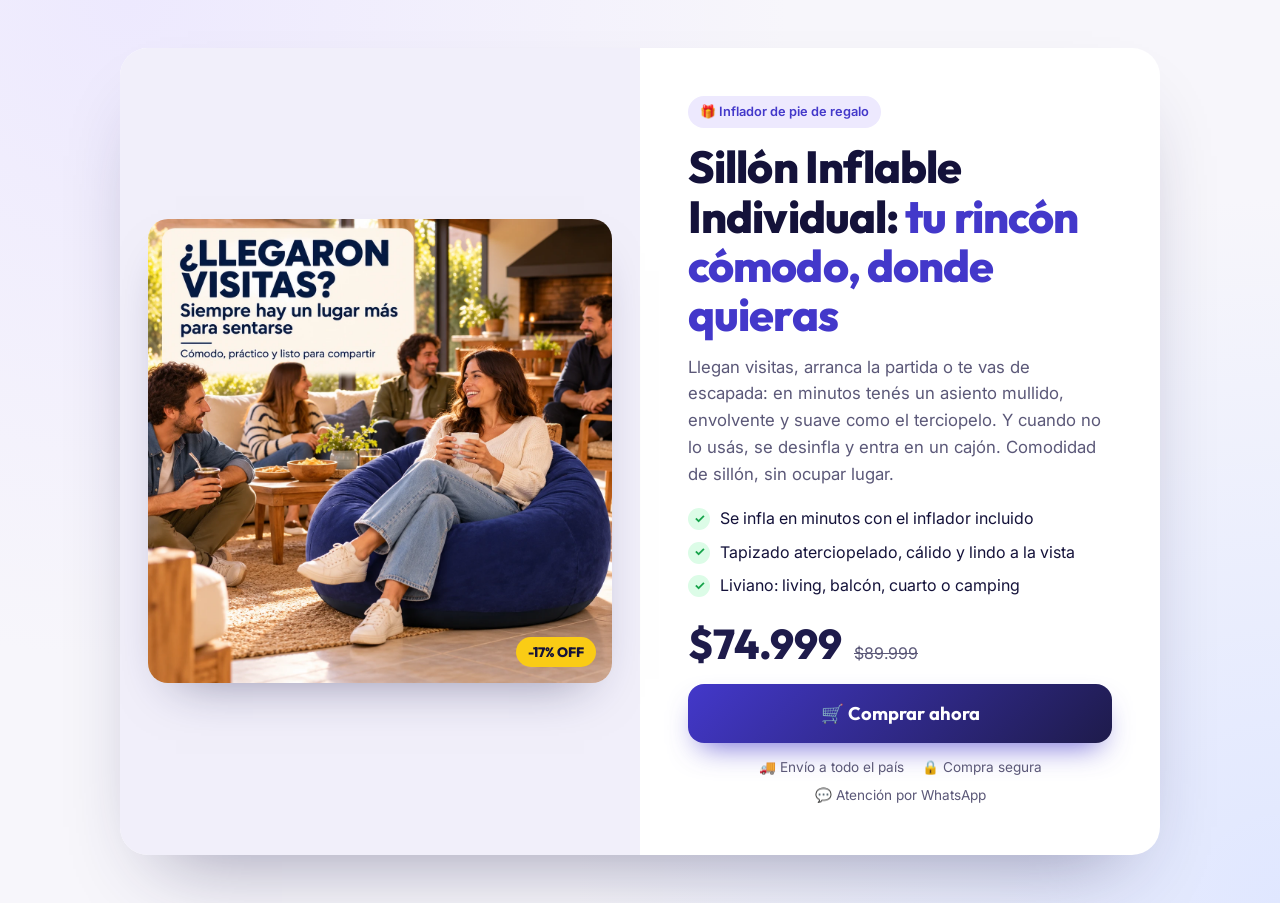
<file: sillon-inflable/simple.html>
<!doctype html>
<html lang="es-AR">
<head>
  <meta charset="utf-8">
  <meta name="viewport" content="width=device-width, initial-scale=1">
  <title>Sillón Inflable Individual | Comodidad donde quieras</title>
  <meta name="description" content="Sillón inflable individual de terciopelo con inflador de pie incluido. Se infla en minutos y se guarda en un cajón.">
  <meta property="og:title" content="Sillón Inflable Individual — Inflador incluido">
  <meta property="og:image" content="img/visitas.webp">
  <meta name="theme-color" content="#1e1b4b">
  <link rel="preconnect" href="https://fonts.googleapis.com">
  <link rel="preconnect" href="https://fonts.gstatic.com" crossorigin>
  <link href="https://fonts.googleapis.com/css2?family=Outfit:wght@600;800&family=Inter:wght@400;500;600&display=swap" rel="stylesheet">
  <style>
    :root {
      --ink: #14123a;
      --navy: #1e1b4b;
      --indigo: #4338ca;
      --accent: #facc15;
      --muted: #5b5878;
      --line: #e4e1f0;
      --ok: #16a34a;
    }
    * { box-sizing: border-box; }
    body {
      margin: 0;
      min-height: 100vh;
      font-family: "Inter", system-ui, sans-serif;
      color: var(--ink);
      line-height: 1.6;
      -webkit-font-smoothing: antialiased;
      background:
        radial-gradient(circle at 10% 0%, #ede9fe 0, transparent 45%),
        radial-gradient(circle at 100% 100%, #e0e7ff 0, transparent 45%),
        #f7f6fb;
      display: grid;
      place-items: center;
      padding: 24px 16px;
    }
    img { max-width: 100%; display: block; }

    .card {
      width: min(1040px, 100%);
      background: #fff;
      border-radius: 28px;
      overflow: hidden;
      display: grid;
      box-shadow: 0 40px 80px -40px rgba(30, 27, 75, .45);
    }
    .media { background: #ddd; }
    .photo { position: relative; }
    .photo img { width: 100%; height: auto; aspect-ratio: 1; }
    .tag {
      position: absolute; right: 16px; bottom: 16px;
      background: var(--accent); color: var(--ink);
      font: 800 .85rem "Outfit", sans-serif; padding: 6px 12px; border-radius: 999px;
    }

    .info { padding: 28px 24px 32px; display: flex; flex-direction: column; justify-content: center; }
    .badge {
      align-self: flex-start; background: #ede9fe; color: var(--indigo);
      font-weight: 600; font-size: .8rem; padding: 6px 12px; border-radius: 999px; margin-bottom: 14px;
    }
    h1 {
      font: 800 clamp(1.9rem, 4.5vw, 2.8rem)/1.1 "Outfit", sans-serif;
      letter-spacing: -.02em; margin: 0 0 14px;
    }
    h1 span { color: var(--indigo); }
    .desc { color: var(--muted); font-size: 1.05rem; margin: 0 0 18px; }
    .checks { list-style: none; padding: 0; margin: 0 0 24px; display: grid; gap: 8px; }
    .checks li { display: flex; gap: 10px; }
    .checks li::before {
      content: "✓"; flex: none; width: 22px; height: 22px; border-radius: 50%;
      background: #dcfce7; color: var(--ok); font-weight: 700; font-size: .8rem;
      display: grid; place-items: center; margin-top: 2px;
    }

    .price { display: flex; align-items: baseline; flex-wrap: wrap; gap: 4px 12px; margin-bottom: 18px; }
    .price__now { font: 800 2.6rem/1 "Outfit", sans-serif; color: var(--navy); }
    .price__old { color: var(--muted); text-decoration: line-through; }

    .btn {
      display: flex; align-items: center; justify-content: center; gap: 10px;
      padding: 18px 24px; border-radius: 16px;
      background: linear-gradient(135deg, var(--indigo), var(--navy));
      color: #fff; font: 700 1.15rem "Outfit", sans-serif; text-decoration: none;
      box-shadow: 0 14px 30px -12px rgba(67, 56, 202, .8);
      transition: transform .15s, box-shadow .15s;
    }
    .btn:hover { transform: translateY(-2px); box-shadow: 0 18px 34px -12px rgba(67, 56, 202, .9); }
    .btn:active { transform: none; }
    .trust { display: flex; flex-wrap: wrap; justify-content: center; gap: 6px 18px; font-size: .85rem; color: var(--muted); margin-top: 14px; }

    @media (min-width: 860px) {
      body { padding: 48px 24px; }
      .card { grid-template-columns: 1fr 1fr; }
      /* La foto trae texto: se muestra cuadrada y entera, sin recortar */
      .media { background: #f1effa; padding: 28px; display: grid; place-items: center; }
      .photo img { border-radius: 20px; box-shadow: 0 24px 50px -28px rgba(30, 27, 75, .5); }
      .info { padding: 48px; }
    }
    @media (prefers-reduced-motion: reduce) { .btn { transition: none; } }
  </style>
</head>
<body>

<main class="card">
  <div class="media">
    <div class="photo">
      <img src="img/visitas.webp" alt="Mujer sentada en el sillón inflable azul en un living con amigos" width="1254" height="1254">
      <span class="tag" id="off">-17% OFF</span>
    </div>
  </div>

  <div class="info">
    <span class="badge">🎁 Inflador de pie de regalo</span>
    <h1>Sillón Inflable Individual: <span>tu rincón cómodo, donde quieras</span></h1>
    <p class="desc">Llegan visitas, arranca la partida o te vas de escapada: en minutos tenés un asiento mullido, envolvente y suave como el terciopelo. Y cuando no lo usás, se desinfla y entra en un cajón. Comodidad de sillón, sin ocupar lugar.</p>
    <ul class="checks">
      <li>Se infla en minutos con el inflador incluido</li>
      <li>Tapizado aterciopelado, cálido y lindo a la vista</li>
      <li>Liviano: living, balcón, cuarto o camping</li>
    </ul>

    <div class="price">
      <span class="price__now" data-price="precio">$74.999</span>
      <span class="price__old" data-price="precioAnterior">$89.999</span>
    </div>

    <a class="btn" id="buy" href="#" target="_blank" rel="noopener">🛒 Comprar ahora</a>
    <div class="trust">
      <span>🚚 Envío a todo el país</span>
      <span>🔒 Compra segura</span>
      <span>💬 Atención por WhatsApp</span>
    </div>
  </div>
</main>

<script>
  /* ===== CONFIGURACIÓN: editá precio y WhatsApp acá ===== */
  var CONFIG = {
    precio: 74999,          // precio final
    precioAnterior: 89999,  // precio tachado (null para ocultarlo)
    whatsapp: "5493413088480",
    mensaje: "¡Hola! Quiero comprar el Sillón Inflable Individual"
  };

  var fmt = function (n) { return "$" + Math.round(n).toLocaleString("es-AR"); };

  document.querySelector('[data-price="precio"]').textContent = fmt(CONFIG.precio);
  var old = document.querySelector('[data-price="precioAnterior"]');
  var off = document.getElementById("off");
  if (CONFIG.precioAnterior) {
    old.textContent = fmt(CONFIG.precioAnterior);
    off.textContent = "-" + Math.round((1 - CONFIG.precio / CONFIG.precioAnterior) * 100) + "% OFF";
  } else {
    old.remove();
    off.remove();
  }

  document.getElementById("buy").href = "https://wa.me/" + CONFIG.whatsapp +
    "?text=" + encodeURIComponent(CONFIG.mensaje + " (" + fmt(CONFIG.precio) + ")");
</script>
</body>
</html>
</file>
<file: styles.css>
/* Paleta tomada del producto: verde esmeralda + oro rosa */
:root {
  --green-900: #0a3d32;
  --green-800: #0d4f41;
  --green-600: #13715c;
  --green-100: #e3f1ec;
  --gold: #c58f63;
  --gold-light: #f3dfcd;
  --cream: #fbf7f2;
  --ink: #1b2522;
  --muted: #5d6b66;
  --red: #c4473a;
  --white: #ffffff;
  --radius: 18px;
  --shadow: 0 10px 30px rgba(10, 61, 50, .12);
  --font-head: "Outfit", system-ui, sans-serif;
  --font-body: "Inter", system-ui, sans-serif;
}

*, *::before, *::after { box-sizing: border-box; }
html { scroll-behavior: smooth; -webkit-text-size-adjust: 100%; }
body {
  margin: 0;
  font-family: var(--font-body);
  font-size: 16px;
  line-height: 1.55;
  color: var(--ink);
  background: var(--cream);
  overflow-x: hidden;
  padding-bottom: 76px; /* espacio para la barra fija */
}
img { max-width: 100%; height: auto; display: block; }
a { color: inherit; }
h1, h2, h3, h4 { font-family: var(--font-head); line-height: 1.15; margin: 0; }
ul { list-style: none; margin: 0; padding: 0; }
.center { text-align: center; }

/* ---------- Top bar ---------- */
.topbar {
  background: var(--green-900);
  color: var(--white);
  font-size: 12px;
  font-weight: 600;
  letter-spacing: .04em;
  overflow: hidden;
  white-space: nowrap;
}
.topbar__track {
  display: inline-flex;
  gap: 48px;
  padding: 9px 0 9px 16px;
  animation: marquee 22s linear infinite;
}
.topbar b { color: var(--gold-light); }
@keyframes marquee { to { transform: translateX(-50%); } }

/* ---------- Nav ---------- */
.nav {
  position: sticky;
  top: 0;
  z-index: 40;
  display: flex;
  align-items: center;
  gap: 10px;
  padding: 10px 16px;
  background: var(--white);
  border-bottom: 1px solid #ece6df;
}
.nav__brand { margin-right: auto; display: flex; align-items: center; gap: 8px; text-decoration: none; }
.nav__brand img:first-child { height: 38px; width: auto; }
.nav__brand img:last-child { height: 24px; width: auto; }
.nav__wa {
  display: inline-flex;
  align-items: center;
  gap: 6px;
  padding: 7px 12px;
  border-radius: 999px;
  background: #25d366;
  color: var(--white);
  font-size: 13px;
  font-weight: 600;
  text-decoration: none;
}
.nav__buy {
  padding: 8px 14px;
  border-radius: 999px;
  background: linear-gradient(180deg, var(--green-600), var(--green-800));
  color: var(--white);
  font-family: var(--font-head);
  font-size: 13px;
  font-weight: 800;
  letter-spacing: .03em;
  text-transform: uppercase;
  text-decoration: none;
}

.nav__menu {
  display: grid;
  place-items: center;
  width: 40px;
  height: 40px;
  margin-left: -8px;
  padding: 0;
  border: 0;
  border-radius: 10px;
  background: transparent;
  color: var(--green-900);
  cursor: pointer;
}
.nav__menu:hover { background: var(--green-100); }
@media (max-width: 420px) {
  .nav__wa { padding: 9px; }
  .nav__wa span { display: none; }
  .nav__brand img:last-child { height: 18px; }
  .nav__buy { padding: 8px 12px; }
  .nav__brand img:first-child { height: 34px; }
}
@media (max-width: 379px) {
  .nav { gap: 8px; }
  .nav__brand img:first-child { height: 28px; }
  .nav__brand img:last-child { height: 14px; }
}

/* ---------- Menú lateral ---------- */
.drawer { position: fixed; inset: 0; z-index: 100; visibility: hidden; }
.drawer.is-open { visibility: visible; }
.drawer__overlay {
  position: absolute;
  inset: 0;
  background: rgba(7, 41, 31, .55);
  opacity: 0;
  transition: opacity .25s ease;
}
.drawer__panel {
  position: absolute;
  top: 0;
  bottom: 0;
  left: 0;
  width: min(84vw, 340px);
  display: flex;
  flex-direction: column;
  padding: 16px 20px 24px;
  background: var(--white);
  box-shadow: 8px 0 30px rgba(0,0,0,.2);
  overflow-y: auto;
  transform: translateX(-100%);
  transition: transform .28s ease;
}
.drawer.is-open .drawer__overlay { opacity: 1; }
.drawer.is-open .drawer__panel { transform: none; }
.drawer__head { display: flex; align-items: flex-start; justify-content: space-between; margin-bottom: 8px; }
.drawer__head img { width: 120px; height: auto; }
.drawer__close {
  display: grid;
  place-items: center;
  width: 40px;
  height: 40px;
  padding: 0;
  border: 0;
  border-radius: 10px;
  background: var(--cream);
  color: var(--ink);
  cursor: pointer;
}
.drawer__label {
  margin: 18px 0 6px;
  font-size: 12px;
  font-weight: 700;
  letter-spacing: .08em;
  text-transform: uppercase;
  color: var(--gold);
}
.drawer__links a {
  display: flex;
  align-items: center;
  justify-content: space-between;
  padding: 13px 2px;
  border-bottom: 1px solid #eee7df;
  font-weight: 600;
  color: var(--ink);
  text-decoration: none;
}
.drawer__links a::after { content: "›"; font-size: 22px; line-height: 1; color: var(--muted); }
.drawer__links a:hover { color: var(--green-600); }
.drawer__buy { margin-top: 24px; }
.drawer__foot { margin: 10px 0 0; text-align: center; font-size: 13px; color: var(--muted); }
body.menu-open { overflow: hidden; }
section[id] { scroll-margin-top: 70px; }
@media (prefers-reduced-motion: reduce) {
  .drawer__panel, .drawer__overlay { transition: none; }
}

/* ---------- Botones ---------- */
.btn {
  display: block;
  width: 100%;
  padding: 17px 20px;
  border: 0;
  border-radius: 14px;
  font-family: var(--font-head);
  font-weight: 800;
  font-size: 17px;
  letter-spacing: .02em;
  text-align: center;
  text-decoration: none;
  cursor: pointer;
  transition: transform .15s ease, box-shadow .15s ease;
}
.btn:active { transform: scale(.98); }
.btn--primary {
  background: linear-gradient(180deg, var(--green-600), var(--green-800));
  color: var(--white);
  box-shadow: 0 8px 20px rgba(13, 79, 65, .35), inset 0 -3px 0 rgba(0,0,0,.18);
}
.btn--gold {
  background: linear-gradient(180deg, #d9a77c, var(--gold));
  color: var(--green-900);
  box-shadow: 0 8px 20px rgba(0,0,0,.2);
}
.btn[hidden] { display: none; }
.btn--wa { background: #25d366; color: var(--white); margin-top: 12px; font-size: 16px; }
.btn--sm { width: auto; padding: 12px 18px; font-size: 15px; }
.btn--pulse { animation: pulse 2.2s ease-in-out infinite; }
@keyframes pulse {
  0%, 100% { box-shadow: 0 8px 20px rgba(13,79,65,.35), 0 0 0 0 rgba(19,113,92,.45); }
  50% { box-shadow: 0 8px 20px rgba(13,79,65,.35), 0 0 0 12px rgba(19,113,92,0); }
}
@media (prefers-reduced-motion: reduce) {
  .btn--pulse, .buybox--pulse .btn--buy, .topbar__track { animation: none; }
}

/* ---------- Comunes ---------- */
.eyebrow {
  margin: 0 0 8px;
  font-size: 13px;
  font-weight: 600;
  text-transform: uppercase;
  letter-spacing: .08em;
  color: var(--gold);
}
.section { padding: 56px 16px; }
.section__title {
  font-size: 28px;
  font-weight: 800;
  text-align: center;
  color: var(--green-900);
  max-width: 640px;
  margin: 0 auto 14px;
}
.section__lead {
  max-width: 600px;
  margin: 0 auto 28px;
  text-align: center;
  color: var(--muted);
}

/* ---------- Hero ---------- */
.hero { padding: 20px 16px 40px; }
.hero__media {
  position: relative;
  max-width: 480px;
  margin: 0 auto 18px;
  border-radius: 28px;
  background: radial-gradient(circle at 50% 55%, var(--green-100) 0, var(--white) 70%);
  overflow: hidden;
  box-shadow: var(--shadow);
}
.hero__media img, .hero__media video { width: 100%; aspect-ratio: 1; object-fit: cover; mix-blend-mode: multiply; }
.hero__sticker {
  position: absolute;
  top: 14px;
  right: 14px;
  display: grid;
  place-items: center;
  width: 78px;
  height: 78px;
  border-radius: 50%;
  background: var(--gold);
  color: var(--white);
  font-size: 12px;
  line-height: 1.1;
  text-align: center;
  transform: rotate(10deg);
  box-shadow: 0 6px 14px rgba(0,0,0,.18);
}
.hero__sticker b { font-family: var(--font-head); font-size: 20px; }
.hero h1 {
  font-size: 29px;
  font-weight: 800;
  color: var(--green-900);
  margin-bottom: 12px;
}
.hero h1 span { color: var(--green-600); display: block; }
.hero h2 {
  font-family: var(--font-body);
  font-size: 16px;
  font-weight: 400;
  line-height: 1.55;
  color: var(--muted);
  margin-bottom: 18px;
}

.price { margin-bottom: 16px; }
.price__row { display: flex; align-items: baseline; gap: 12px; flex-wrap: wrap; }
.price__old { color: var(--muted); text-decoration: line-through; font-size: 18px; }
.price__now { font-family: var(--font-head); font-weight: 800; font-size: 36px; color: var(--green-800); }
.price__alt { margin: 4px 0 0; font-size: 15px; color: var(--ink); }
.price--big { text-align: center; }
.price--big .price__row { justify-content: center; }
.price--big .price__now { font-size: 44px; }

/* ---------- Galería hero ---------- */
.gallery { background: var(--white); }
.gallery__track {
  display: flex;
  overflow-x: auto;
  scroll-snap-type: x mandatory;
  scrollbar-width: none;
  outline: none;
}
.gallery__track::-webkit-scrollbar { display: none; }
.gallery__track img {
  flex: 0 0 100%;
  width: 100%;
  aspect-ratio: 1;
  object-fit: cover;
  scroll-snap-align: center;
  mix-blend-mode: normal;
}
.gallery__dots {
  display: flex;
  padding: 10px 0 12px;
  justify-content: center;
  gap: 6px;
}
.gallery__dots button {
  width: 8px;
  height: 8px;
  padding: 0;
  border: 0;
  border-radius: 999px;
  background: rgba(10, 61, 50, .3);
  cursor: pointer;
  transition: width .2s, background .2s;
}
.gallery__dots button.is-active { width: 22px; background: var(--green-800); }

/* ---------- Botón de compra (estilo piezas de marca) ---------- */
.buybox { max-width: 480px; }
.buybox--center { margin: 0 auto; }
.btn--buy {
  display: flex;
  align-items: center;
  justify-content: center;
  gap: 12px;
  padding: 14px 18px;
  background: linear-gradient(180deg, var(--green-600), var(--green-800));
  color: var(--white);
  border: 2px solid var(--gold);
  box-shadow: 0 8px 20px rgba(13, 79, 65, .35), inset 0 -3px 0 rgba(0,0,0,.18);
}
.btn--buy svg { width: 30px; height: 30px; flex: none; }
.btn--buy span { display: flex; flex-direction: column; align-items: flex-start; text-align: left; font-size: 18px; line-height: 1.15; }
.btn--buy small {
  margin-top: 3px;
  font-family: var(--font-body);
  font-size: 12px;
  font-weight: 500;
  letter-spacing: 0;
  color: var(--gold-light);
}
.buybox--pulse .btn--buy { animation: pulse 2.2s ease-in-out infinite; }
.perks {
  display: grid;
  grid-template-columns: 1fr 1.25fr 1fr;
  gap: 6px;
  margin-top: 12px;
  padding: 12px 10px;
  border-radius: 14px;
  background: var(--cream);
  border: 1px solid #ece2d6;
  color: var(--ink);
}
.perks li { display: flex; align-items: center; gap: 7px; justify-content: center; }
.perks svg { width: 26px; height: 22px; flex: none; color: var(--ink); }
.perks li:last-child svg { color: #1a1a1a; }
.perks span { font-family: var(--font-head); font-weight: 700; font-size: 11px; line-height: 1.2; letter-spacing: .02em; }

.section__cta { margin-top: 32px; }

/* ---------- Dolor vs Solución ---------- */
.vs { background: var(--white); }
.vs__grid { display: grid; gap: 16px; max-width: 900px; margin: 0 auto; }
.vs__card { position: relative; padding: 24px 20px; border-radius: var(--radius); }
.vs__card h4 { font-size: 21px; margin-bottom: 14px; }
.vs__card li { padding: 8px 0; border-bottom: 1px dashed rgba(0,0,0,.1); }
.vs__card li:last-child { border-bottom: 0; }
.vs__card--bad { background: #f2efec; color: #6b6460; }
.vs__card--bad h4 { color: var(--red); }
.vs__card--good {
  background: var(--green-800);
  color: var(--white);
  border: 2px solid var(--gold);
  box-shadow: var(--shadow);
}
.vs__card--good li { border-color: rgba(255,255,255,.18); }
.vs__tag {
  position: absolute;
  top: -12px;
  left: 20px;
  padding: 4px 12px;
  border-radius: 999px;
  background: var(--gold);
  font-size: 12px;
  font-weight: 700;
  text-transform: uppercase;
}

/* ---------- Escenarios ---------- */
.uses__grid {
  display: grid;
  grid-auto-flow: column;
  grid-auto-columns: 84%;
  gap: 14px;
  margin: 8px -16px 28px;
  padding: 8px 16px;
  overflow-x: auto;
  scroll-snap-type: x mandatory;
  scrollbar-width: none;
}
.uses__grid::-webkit-scrollbar { display: none; }
.use {
  scroll-snap-align: center;
  padding: 24px 20px;
  border-radius: var(--radius);
  background: var(--white);
  box-shadow: var(--shadow);
}
.use { padding: 0 0 22px; overflow: hidden; }
.use__img { width: 100%; aspect-ratio: 1; object-fit: cover; margin-bottom: 16px; }
.use h4, .use p { padding: 0 20px; }
.use h4 { font-size: 20px; color: var(--green-900); margin-bottom: 8px; }
.use p { margin: 0; color: var(--muted); }

/* ---------- Características ---------- */
.features { background: var(--green-100); }
.features__grid {
  display: grid;
  grid-template-columns: 1fr 1fr;
  gap: 12px;
  max-width: 900px;
  margin: 24px auto 0;
}
.feature {
  padding: 18px 14px;
  border-radius: var(--radius);
  background: var(--white);
  text-align: center;
}
.feature__icon {
  display: grid;
  place-items: center;
  width: 52px;
  height: 52px;
  margin: 0 auto 10px;
  border-radius: 50%;
  background: var(--green-800);
  font-size: 24px;
}
.feature h4 { font-size: 16px; color: var(--green-900); margin-bottom: 6px; }
.feature p { margin: 0; font-size: 14px; color: var(--muted); }

/* ---------- Oferta ---------- */
.offer__card {
  position: relative;
  max-width: 520px;
  margin: 0 auto;
  padding: 36px 20px 24px;
  border-radius: 24px;
  background: var(--white);
  border: 2px solid var(--gold);
  box-shadow: var(--shadow);
}
.offer__ribbon {
  position: absolute;
  top: -14px;
  left: 50%;
  transform: translateX(-50%);
  padding: 6px 16px;
  border-radius: 999px;
  background: var(--red);
  color: var(--white);
  font-size: 13px;
  font-weight: 700;
  letter-spacing: .06em;
  white-space: nowrap;
}
.offer__card h3 { font-size: 26px; text-align: center; color: var(--green-900); }
.offer__card > img { width: 70%; max-width: 260px; margin: 12px auto; }
.offer__includes {
  padding: 16px;
  border-radius: 14px;
  background: var(--cream);
  margin-bottom: 18px;
}
.offer__includes p { margin: 0 0 8px; }
.offer__includes li { padding: 4px 0; }

.pay { display: grid; gap: 10px; margin: 16px 0 20px; }
.pay__opt {
  display: flex;
  gap: 12px;
  align-items: flex-start;
  padding: 14px;
  border-radius: 14px;
  border: 1px solid #e4ddd5;
}
.pay__opt--hl { border-color: var(--green-600); background: var(--green-100); }
.pay__opt b { display: block; font-size: 15px; }
.pay__opt p { margin: 2px 0 0; font-size: 14px; color: var(--muted); }
.pay__ico { font-size: 24px; line-height: 1; }
.offer__micro { text-align: center; font-size: 13px; color: var(--muted); margin: 12px 0 0; }

.logos { margin-top: 22px; padding-top: 18px; border-top: 1px solid #eee7df; text-align: center; }
.logos p { margin: 0 0 8px; font-size: 12px; text-transform: uppercase; letter-spacing: .06em; color: var(--muted); }
.logos ul { display: flex; flex-wrap: wrap; justify-content: center; gap: 6px; margin-bottom: 14px; }
.logos li {
  padding: 5px 10px;
  border-radius: 8px;
  background: #f4f1ed;
  font-size: 12px;
  font-weight: 700;
  color: #3d4744;
}
.logos__imgs { display: grid; grid-template-columns: 1fr 1fr; gap: 12px; align-items: start; }
.logos__imgs figure { margin: 0; }
.logos__imgs img { width: 100%; height: auto; border-radius: 12px; }
.logos__imgs figcaption { margin-top: 8px; font-size: 12px; line-height: 1.35; color: var(--muted); }

/* ---------- FAQ ---------- */
.faq { background: var(--white); }
.faq__list { max-width: 720px; margin: 24px auto 0; }
.faq details {
  border-radius: 14px;
  background: var(--cream);
  margin-bottom: 10px;
  overflow: hidden;
}
.faq summary {
  position: relative;
  padding: 18px 48px 18px 18px;
  font-weight: 600;
  cursor: pointer;
  list-style: none;
}
.faq summary::-webkit-details-marker { display: none; }
.faq summary::after {
  content: "+";
  position: absolute;
  right: 18px;
  top: 50%;
  transform: translateY(-50%);
  font-size: 24px;
  color: var(--green-600);
  transition: transform .2s;
}
.faq details[open] summary::after { transform: translateY(-50%) rotate(45deg); }
.faq details p, .faq details .btn { margin: 0 18px 18px; width: auto; }
.faq details p { color: var(--muted); }

/* ---------- CTA final ---------- */
.final {
  padding: 56px 16px;
  background: linear-gradient(160deg, var(--green-800), var(--green-900));
  color: var(--white);
  text-align: center;
}
.final h3 { font-size: 28px; max-width: 560px; margin: 0 auto 10px; }
.final p { margin: 0 auto 24px; max-width: 520px; opacity: .85; }
.final .btn { max-width: 440px; margin: 0 auto; }
.final p:last-child { margin: 18px auto 0; }
.final__wa { color: inherit; }

/* Landing del sillón: consulta y colores en el hero */
.hero__colors { margin: 12px 0 0; text-align: center; font-size: 14px; color: var(--muted); }

/* ---------- Footer ---------- */
.footer {
  padding: 36px 16px 24px;
  background: #07291f;
  color: #c9d6d1;
  font-size: 14px;
  text-align: center;
}
.footer a { color: var(--gold-light); text-decoration: none; }
.footer p { margin: 0 0 8px; }
.footer__logo { width: 170px; height: auto; margin: 0 auto 14px; }
.footer__policy {
  max-width: 640px;
  margin: 10px auto;
  text-align: left;
  border-top: 1px solid rgba(255,255,255,.12);
  padding-top: 10px;
}
.footer__policy summary { cursor: pointer; font-weight: 600; color: var(--white); }
.footer__policy p { margin-top: 8px; font-size: 13px; line-height: 1.6; }
.footer__copy { margin-top: 18px !important; font-size: 12px; opacity: .6; }

/* ---------- Barra CTA fija (mobile) ---------- */
.sticky-cta {
  position: fixed;
  left: 0;
  right: 0;
  bottom: 0;
  z-index: 50;
  display: flex;
  align-items: center;
  justify-content: space-between;
  gap: 12px;
  padding: 10px 16px calc(10px + env(safe-area-inset-bottom));
  background: var(--white);
  box-shadow: 0 -6px 20px rgba(0,0,0,.12);
  transform: translateY(110%);
  transition: transform .25s ease;
}
.sticky-cta.is-visible { transform: none; }
.sticky-cta__price { display: block; font-family: var(--font-head); font-weight: 800; font-size: 20px; color: var(--green-800); }
.sticky-cta__ship { font-size: 12px; color: var(--muted); }

/* ---------- Desktop ---------- */
@media (min-width: 860px) {
  body { padding-bottom: 0; }
  .sticky-cta { display: none; }
  .topbar__track { animation: none; justify-content: center; width: 100%; padding-left: 0; }
  .topbar__track span[aria-hidden] { display: none; }
  .topbar { text-align: center; }
  .nav { padding: 14px 40px; }

  .hero {
    display: grid;
    grid-template-columns: 1fr 1fr;
    gap: 56px;
    align-items: center;
    max-width: 1120px;
    margin: 0 auto;
    padding: 56px 40px 72px;
  }
  .hero__media { max-width: none; margin: 0; }
  .hero h1 { font-size: 48px; }
  .hero h2 { font-size: 18px; }

  .section { padding: 88px 40px; }
  .section__title { font-size: 38px; }
  .vs__grid { grid-template-columns: 1fr 1fr; }
  .uses__grid {
    grid-auto-flow: row;
    grid-template-columns: repeat(2, 1fr);
    max-width: 880px;
    margin: 24px auto 36px;
    padding: 0;
    overflow: visible;
  }
  .features__grid { grid-template-columns: repeat(4, 1fr); gap: 18px; }
  .feature { padding: 26px 18px; }
  .final h3 { font-size: 38px; }
}

/* ---------- Formulario de pedido ---------- */
.checkout { position: fixed; inset: 0; z-index: 120; visibility: hidden; }
.checkout.is-open { visibility: visible; }
.checkout__overlay {
  position: absolute;
  inset: 0;
  background: rgba(7, 41, 31, .6);
  opacity: 0;
  transition: opacity .25s ease;
}
.checkout__panel {
  position: absolute;
  left: 0;
  right: 0;
  bottom: 0;
  max-height: 94vh;
  overflow-y: auto;
  overscroll-behavior: contain;
  padding: 22px 18px calc(22px + env(safe-area-inset-bottom));
  border-radius: 24px 24px 0 0;
  background: var(--white);
  box-shadow: 0 -10px 40px rgba(0,0,0,.25);
  transform: translateY(100%);
  transition: transform .3s ease;
}
.checkout.is-open .checkout__overlay { opacity: 1; }
.checkout.is-open .checkout__panel { transform: none; }
.checkout__close {
  position: sticky;
  top: 0;
  float: right;
  z-index: 2;
  display: grid;
  place-items: center;
  width: 38px;
  height: 38px;
  margin: -8px -6px 0 8px;
  padding: 0;
  border: 0;
  border-radius: 50%;
  background: var(--cream);
  color: var(--ink);
  cursor: pointer;
}
.co-product { display: flex; align-items: center; gap: 12px; padding-bottom: 14px; border-bottom: 1px solid #eee7df; }
.co-product img { width: 64px; height: 64px; border-radius: 12px; background: var(--green-100); object-fit: cover; mix-blend-mode: multiply; }
.co-product__name { margin: 0; font-family: var(--font-head); font-weight: 700; font-size: 17px; color: var(--green-900); }
.co-product__price { margin: 2px 0 0; font-weight: 700; color: var(--green-600); }
.co-qty { display: flex; align-items: center; gap: 12px; margin: 16px 0 6px; color: var(--muted); }
.co-qty select, .fld select {
  font: inherit;
  color: var(--ink);
  border: 1px solid #e3dcd3;
  border-radius: 12px;
  background: var(--white);
  padding: 10px 12px;
}
.co-intro { margin: 10px 0 14px; color: var(--muted); }
.co-grid { display: grid; grid-template-columns: 1fr 1fr; gap: 12px 10px; }
.fld { display: block; min-width: 0; }
.fld--full { grid-column: 1 / -1; }
.fld__label { display: block; margin-bottom: 6px; font-size: 14px; font-weight: 600; color: var(--ink); }
.req { color: var(--red); }
.fld__box {
  display: flex;
  align-items: center;
  gap: 8px;
  padding: 0 12px;
  border: 1px solid #e3dcd3;
  border-radius: 14px;
  background: #fdfcfa;
  transition: border-color .15s, box-shadow .15s;
}
.fld__box:focus-within { border-color: var(--green-600); box-shadow: 0 0 0 3px rgba(19,113,92,.15); }
.fld.is-invalid .fld__box { border-color: var(--red); }
.fld__box svg { flex: none; width: 18px; height: 18px; color: var(--muted); }
.fld__box input, .fld__box select {
  flex: 1;
  min-width: 0;
  width: 100%;
  padding: 13px 0;
  border: 0;
  border-radius: 0;
  background: transparent;
  font: inherit;
  font-size: 16px;
  color: var(--ink);
  outline: none;
}
.co-totals { margin: 22px 0 0; padding: 14px 0; border-top: 1px solid #eee7df; }
.co-totals div { display: flex; justify-content: space-between; padding: 4px 0; }
.co-totals dt { text-transform: uppercase; font-size: 14px; letter-spacing: .03em; color: var(--muted); }
.co-totals dd { margin: 0; font-weight: 600; }
.co-totals__off dd { color: var(--green-600); }
.co-free { color: var(--green-600); }
.co-totals__total { margin-top: 8px; padding-top: 12px !important; border-top: 1px solid #eee7df; }
.co-totals__total dd { font-family: var(--font-head); font-size: 24px; font-weight: 800; color: var(--green-900); }
.co-pay-title { margin: 6px 0 10px; font-family: var(--font-head); font-size: 20px; font-weight: 700; color: var(--green-900); }
.co-pay {
  display: flex;
  align-items: center;
  gap: 12px;
  margin-bottom: 10px;
  padding: 14px;
  border: 1px solid #e3dcd3;
  border-radius: 14px;
  cursor: pointer;
}
.co-pay:has(input:checked) { border-color: var(--green-600); background: var(--green-100); }
.co-pay input { accent-color: var(--green-600); width: 18px; height: 18px; flex: none; }
.co-pay__ico { font-size: 22px; }
.co-pay__txt { flex: 1; }
.co-pay__txt b { display: block; }
.co-pay__txt small { display: block; font-size: 12.5px; color: var(--muted); line-height: 1.4; }
.co-pay__off { font-weight: 700; font-size: 14px; color: var(--green-600); white-space: nowrap; }
.co-error { margin: 6px 0 0; padding: 10px 12px; border-radius: 10px; background: #fbe9e7; color: var(--red); font-size: 14px; font-weight: 600; }
.co-submit {
  margin-top: 14px;
  background: linear-gradient(180deg, #2bbf7a, #1f9c62);
  color: var(--white);
  box-shadow: 0 8px 18px rgba(31,156,98,.3);
}
.co-note { margin: 10px 0 0; text-align: center; font-size: 13px; color: var(--muted); }
.co-alt { margin: 8px 0 0; text-align: center; font-size: 13px; color: var(--muted); }
.co-alt a { color: var(--green-600); font-weight: 600; }
.co-done { clear: both; padding: 30px 6px 10px; text-align: center; }
.co-done__ico { font-size: 44px; }
.co-done__title { margin: 8px 0; font-family: var(--font-head); font-size: 24px; font-weight: 800; color: var(--green-900); }
.co-done p { color: var(--muted); }
@media (min-width: 640px) {
  .checkout__panel {
    top: 50%;
    bottom: auto;
    left: 50%;
    right: auto;
    width: 560px;
    max-height: 90vh;
    padding: 26px 28px;
    border-radius: 24px;
    transform: translate(-50%, -45%);
    opacity: 0;
    transition: transform .25s ease, opacity .25s ease;
  }
  .checkout.is-open .checkout__panel { transform: translate(-50%, -50%); opacity: 1; }
}
@media (prefers-reduced-motion: reduce) {
  .checkout__panel, .checkout__overlay { transition: none; }
}
</file>
<file: pilates/pilates.css>
/* Tema Tabla Pilates: violeta lavanda (color del producto) + dorado de la marca.
   Se carga después de ../styles.css y reutiliza sus componentes. */
:root {
  --green-900: #2b1a5c;
  --green-800: #3b2380;
  --green-600: #7357d6;
  --green-100: #efeafc;
  --gold: #c39a52;
  --gold-light: #f4e6c8;
  --cream: #faf8fd;
  --ink: #1f1a2e;
  --muted: #625c72;
  --shadow: 0 10px 30px rgba(43, 26, 92, .14);
}

/* Sombras y fondos que en la base estaban fijos en verde */
.btn--primary, .btn--buy { box-shadow: 0 8px 20px rgba(59, 35, 128, .35), inset 0 -3px 0 rgba(0,0,0,.18); }
@keyframes pulse {
  0%, 100% { box-shadow: 0 8px 20px rgba(59,35,128,.35), 0 0 0 0 rgba(115,87,214,.45); }
  50% { box-shadow: 0 8px 20px rgba(59,35,128,.35), 0 0 0 12px rgba(115,87,214,0); }
}
.checkout__overlay, .drawer__overlay { background: rgba(31, 18, 66, .6); }
.fld__box:focus-within { box-shadow: 0 0 0 3px rgba(115,87,214,.18); }
.footer { background: #1d1240; color: #d6d0e6; }
.nav { border-bottom-color: #ebe6f3; }
.perks { border-color: #e6def3; }

/* Las fotos son piezas completas: sin mezcla de color */
.hero__media img, .gallery__track img, .co-product img { mix-blend-mode: normal; }
.gallery__track img { aspect-ratio: 1; object-fit: cover; }

/* ---------- Hero ---------- */
.hero__media { position: relative; }
.hero h1 b, .hero h2 b { color: var(--green-800); }
.price__save {
  padding: 4px 10px;
  border-radius: 999px;
  background: var(--green-100);
  color: var(--green-800);
  font-size: 12px;
  font-weight: 700;
  letter-spacing: .04em;
}
.badges {
  display: grid;
  grid-template-columns: repeat(3, 1fr);
  gap: 8px;
  margin: 0 0 18px;
}
.badges li {
  display: flex;
  flex-direction: column;
  align-items: center;
  gap: 2px;
  padding: 12px 6px;
  border-radius: 14px;
  background: var(--white);
  border: 1px solid #e6def3;
  text-align: center;
  line-height: 1.2;
}
.badges span { font-size: 22px; }
.badges b { font-family: var(--font-head); font-size: 13px; color: var(--green-900); }
.badges small { font-size: 12px; color: var(--muted); }
.hero__wa { max-width: 480px; }
.hero__micro { max-width: 480px; margin: 10px 0 0; text-align: center; font-size: 13px; color: var(--muted); }

/* ---------- Botón de compra con menú desplegable ---------- */
.buydrop { position: relative; }
.buydrop__toggle { width: 100%; }
.btn--buy.buydrop__toggle span { flex: 1; }
.buydrop__chev { width: 22px !important; height: 22px !important; transition: transform .2s ease; }
.buydrop.is-open .buydrop__chev { transform: rotate(180deg); }
.buydrop__menu {
  position: absolute;
  left: 0;
  right: 0;
  top: calc(100% + 8px);
  z-index: 30;
  padding: 6px;
  border-radius: 16px;
  background: var(--white);
  border: 1px solid #e6def3;
  box-shadow: 0 18px 40px rgba(43, 26, 92, .22);
  text-align: left;
  animation: drop-in .16s ease-out;
}
.buydrop__menu[hidden] { display: none; }
.buydrop--up .buydrop__menu { top: auto; bottom: calc(100% + 10px); left: auto; width: min(320px, calc(100vw - 32px)); }
.buydrop__item {
  display: flex;
  align-items: center;
  gap: 12px;
  padding: 12px;
  border-radius: 12px;
  color: var(--ink);
  text-decoration: none;
}
.buydrop__item:hover, .buydrop__item:focus-visible { background: var(--green-100); outline: none; }
.buydrop__item > span:first-child { font-size: 22px; line-height: 1; }
.buydrop__item b { display: block; font-family: var(--font-head); font-size: 15px; color: var(--green-900); }
.buydrop__item small { display: block; font-size: 12.5px; color: var(--muted); }
.buydrop__menu li + li { border-top: 1px solid #f1edf7; }
.buydrop--sm .buydrop__toggle { display: inline-flex; align-items: center; gap: 6px; }
@keyframes drop-in { from { opacity: 0; transform: translateY(-4px); } }
.buydrop--up .buydrop__menu { animation-name: drop-up; }
@keyframes drop-up { from { opacity: 0; transform: translateY(4px); } }
@media (prefers-reduced-motion: reduce) { .buydrop__menu { animation: none; } }
/* el pulso no debe tapar el menú abierto */
.buybox--pulse .buydrop.is-open .btn--buy { animation: none; }

/* ---------- Dolor vs Solución ---------- */
.vs__card--bad { padding-top: 30px; }
.vs__card--good { padding-top: 30px; }
.vs__tag--muted { background: #d9d3cd; color: #5b5550; }
.savings {
  max-width: 900px;
  margin: 20px auto 0;
  padding: 16px 20px;
  border-radius: var(--radius);
  background: var(--gold-light);
  border: 1px dashed var(--gold);
  text-align: center;
}
.savings p { margin: 0; }

/* ---------- Características ---------- */
.features__img {
  width: 100%;
  max-width: 560px;
  margin: 0 auto 24px;
  border-radius: var(--radius);
  box-shadow: var(--shadow);
}
.zones { display: flex; flex-wrap: wrap; justify-content: center; gap: 8px; max-width: 760px; margin: 22px auto 0; }
.zones li {
  padding: 7px 14px;
  border-radius: 999px;
  background: var(--white);
  border: 1px solid #ddd3f1;
  font-size: 14px;
  font-weight: 600;
  color: var(--green-800);
}

/* ---------- Para quién es ---------- */
.use--gift { border: 2px solid var(--gold); }

/* ---------- Oferta ---------- */
.price__label { margin: 0 0 2px; font-size: 14px; color: var(--muted); }
.price__ship { margin: 6px 0 0; font-weight: 700; color: var(--green-600); }
.pay__title { margin: 18px 0 0; text-align: center; font-family: var(--font-head); font-weight: 700; color: var(--green-900); }
.offer__card > img { width: 100%; max-width: 360px; border-radius: var(--radius); }

/* ---------- CTA final ---------- */
.final .buybox { max-width: 440px; margin: 0 auto; text-align: left; }
.final .perks { color: var(--ink); }

/* ---------- WhatsApp flotante ---------- */
.wa-float {
  position: fixed;
  right: 16px;
  bottom: 18px;
  z-index: 60;
  display: grid;
  place-items: center;
  width: 58px;
  height: 58px;
  border-radius: 50%;
  background: #25d366;
  color: var(--white);
  box-shadow: 0 8px 22px rgba(0,0,0,.25);
  transition: transform .2s ease, bottom .25s ease;
}
.wa-float svg { width: 32px; height: 32px; }
.wa-float:hover { transform: scale(1.06); }
.wa-float__tip {
  position: absolute;
  right: calc(100% + 10px);
  padding: 7px 12px;
  border-radius: 10px;
  background: var(--white);
  color: var(--ink);
  font-size: 13px;
  font-weight: 600;
  white-space: nowrap;
  box-shadow: 0 6px 16px rgba(0,0,0,.15);
}
/* en mobile sube cuando aparece la barra fija de compra */
body:has(.sticky-cta.is-visible) .wa-float { bottom: 88px; }
body.menu-open .wa-float, body:has(.sticky-cta .buydrop.is-open) .wa-float { display: none; }
@media (max-width: 859px) { .wa-float__tip { display: none; } }

/* ---------- Desktop ---------- */
@media (min-width: 860px) {
  .uses__grid { grid-template-columns: repeat(3, 1fr); max-width: 1080px; }
  .hero h1 { font-size: 44px; }
  body:has(.sticky-cta.is-visible) .wa-float { bottom: 24px; }
  .wa-float { right: 24px; bottom: 24px; }
}
.price__label:has(.price__old[hidden]) { display: none; }

/* ---------- Galería: las 4 piezas a la vista ---------- */
.showcase { background: var(--white); }
.showcase__grid { display: grid; grid-template-columns: 1fr 1fr; gap: 10px; max-width: 1080px; margin: 24px auto 0; }
.showcase figure { margin: 0; }
.showcase img { width: 100%; aspect-ratio: 1; object-fit: cover; border-radius: 14px; box-shadow: var(--shadow); }
.showcase figcaption { margin-top: 8px; text-align: center; font-size: 13px; font-weight: 600; color: var(--green-900); }
@media (min-width: 860px) { .showcase__grid { grid-template-columns: repeat(4, 1fr); gap: 16px; } }

/* ---------- Botón directo a la tienda (Emidica) ---------- */
.btn--store {
  display: flex;
  align-items: center;
  justify-content: center;
  gap: 10px;
  margin-top: 10px;
  background: var(--white);
  color: var(--green-800);
  border: 2px solid var(--green-800);
  font-size: 16px;
}
.btn--store svg { width: 22px; height: 22px; flex: none; }
.btn--store:hover { background: var(--green-100); }
.final .btn--store { background: transparent; color: var(--white); border-color: var(--gold-light); margin-top: 10px; }
.buydrop__item--store b { color: var(--green-600); }
</file>
